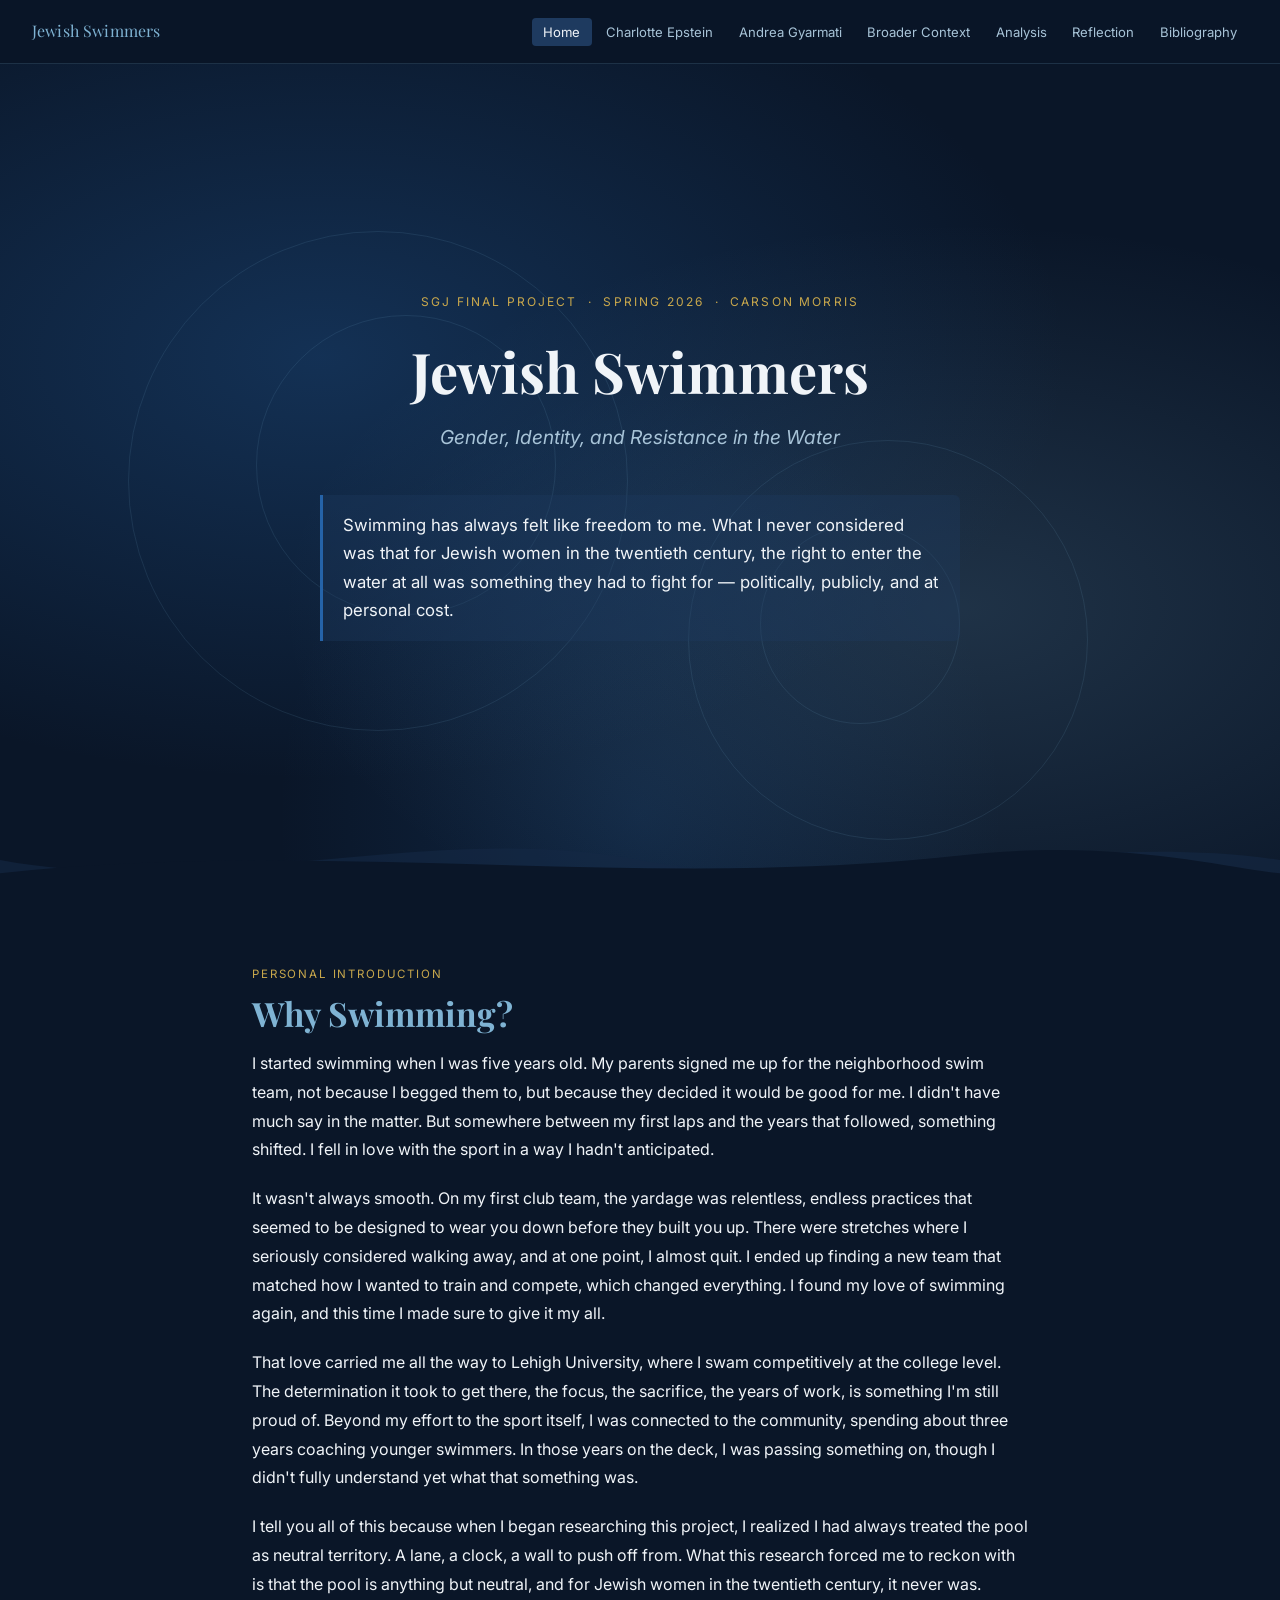
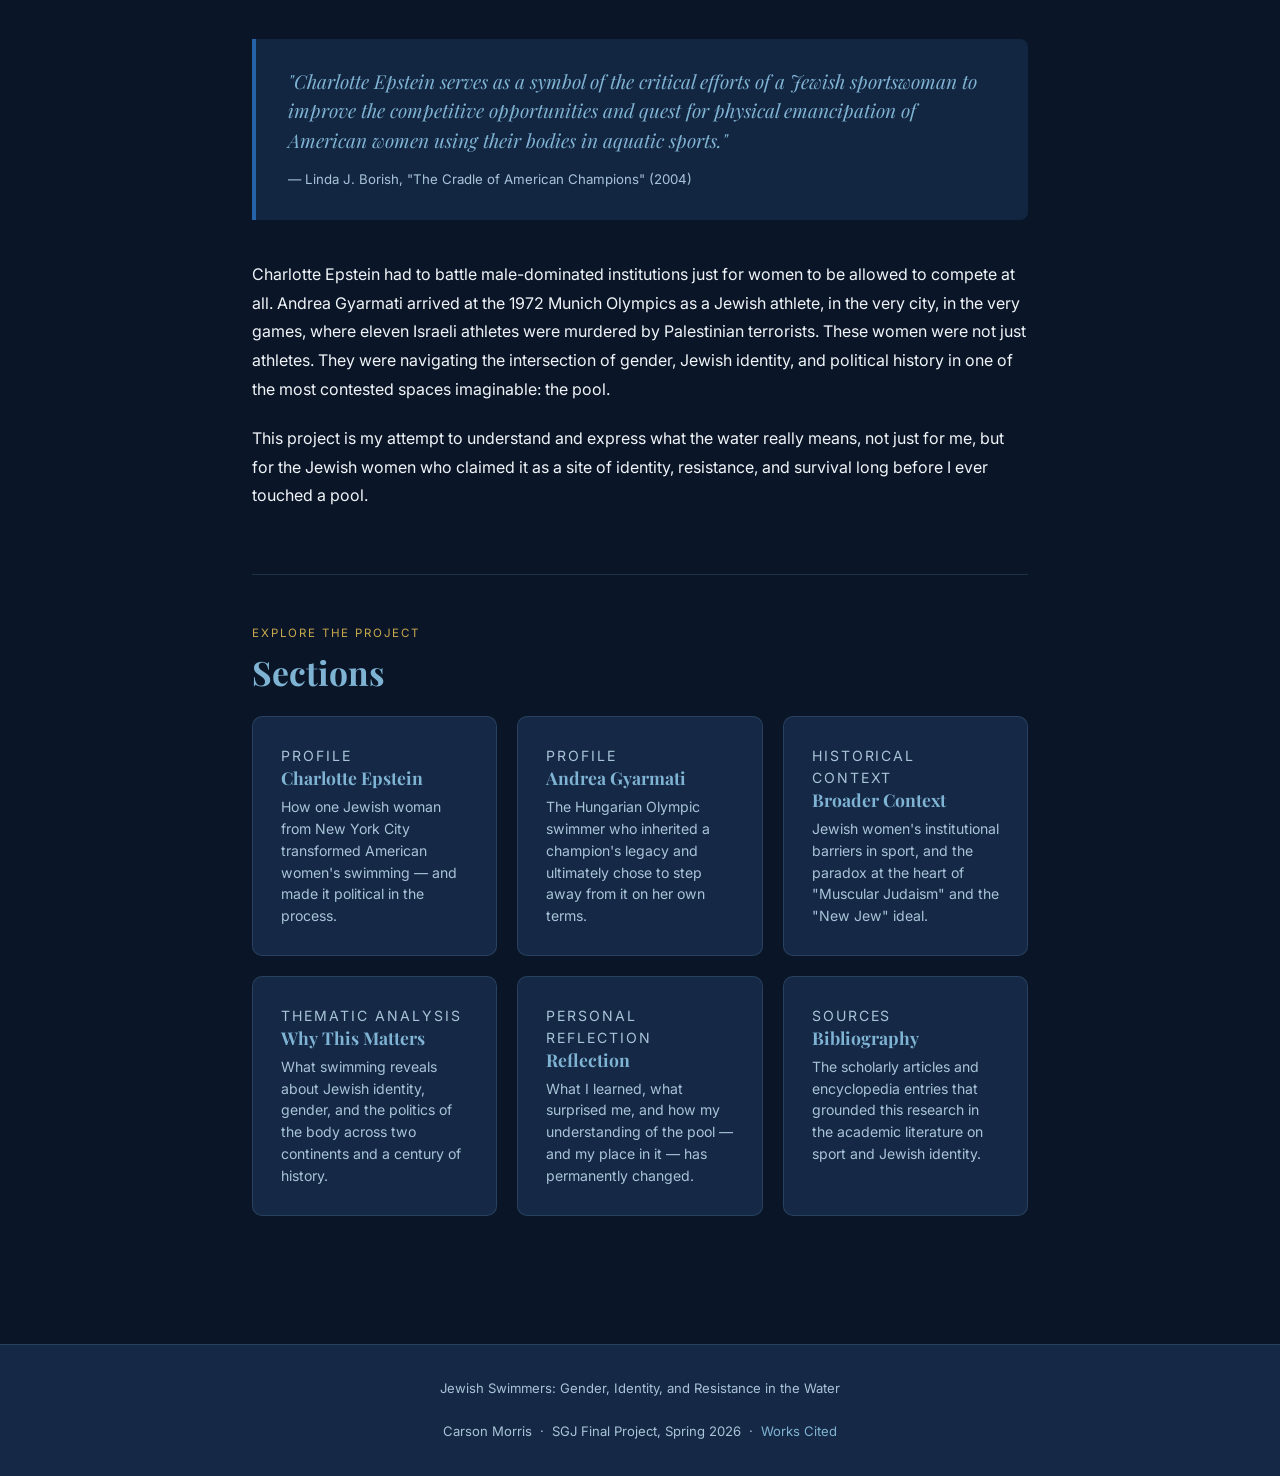
<file: index.html>
<!DOCTYPE html>
<html lang="en">
<head>
  <meta charset="UTF-8">
  <meta name="viewport" content="width=device-width, initial-scale=1.0">
  <title>Jewish Swimmers: Gender, Identity, and Resistance in the Water</title>
  <link rel="preconnect" href="https://fonts.googleapis.com">
  <link rel="preconnect" href="https://fonts.gstatic.com" crossorigin>
  <link href="https://fonts.googleapis.com/css2?family=Playfair+Display:ital,wght@0,400;0,700;1,400&family=Inter:wght@400;500;600&display=swap" rel="stylesheet">
  <link rel="stylesheet" href="styles.css">
</head>
<body>

  <nav class="nav">
    <a href="index.html" class="nav-brand">Jewish Swimmers</a>
    <button class="nav-toggle" aria-label="Toggle navigation" aria-expanded="false">☰</button>
    <ul class="nav-links">
      <li><a href="index.html" class="active">Home</a></li>
      <li><a href="epstein.html">Charlotte Epstein</a></li>
      <li><a href="gyarmati.html">Andrea Gyarmati</a></li>
      <li><a href="context.html">Broader Context</a></li>
      <li><a href="analysis.html">Analysis</a></li>
      <li><a href="reflection.html">Reflection</a></li>
      <li><a href="bibliography.html">Bibliography</a></li>
    </ul>
  </nav>

  <!-- Hero -->
  <section class="hero">
    <div class="hero-bg"></div>
    <div class="hero-ripples">
      <span class="ripple"></span>
      <span class="ripple"></span>
      <span class="ripple"></span>
      <span class="ripple"></span>
    </div>
    <div class="hero-content">
      <p class="hero-eyebrow">SGJ Final Project &nbsp;·&nbsp; Spring 2026 &nbsp;·&nbsp; Carson Morris</p>
      <h1>Jewish Swimmers</h1>
      <p class="hero-subtitle">Gender, Identity, and Resistance in the Water</p>
      <p class="hero-hook">
        Swimming has always felt like freedom to me. What I never considered was that for Jewish women in the twentieth century, the right to enter the water at all was something they had to fight for &mdash; politically, publicly, and at personal cost.
      </p>
    </div>
    <div class="hero-wave">
      <svg viewBox="0 0 1440 90" xmlns="http://www.w3.org/2000/svg" preserveAspectRatio="none">
        <path d="M0,45 C240,90 480,0 720,45 C960,90 1200,10 1440,45 L1440,90 L0,90 Z" fill="rgba(21,40,69,0.6)"/>
        <path d="M0,60 C360,20 720,80 1080,40 C1260,20 1380,55 1440,60 L1440,90 L0,90 Z" fill="#0a1628"/>
      </svg>
    </div>
  </section>

  <main class="content">

    <!-- Why Swimming -->
    <section class="section fade-in">
      <p class="section-label">Personal Introduction</p>
      <h2>Why Swimming?</h2>

      <p>I started swimming when I was five years old. My parents signed me up for the neighborhood swim team, not because I begged them to, but because they decided it would be good for me. I didn't have much say in the matter. But somewhere between my first laps and the years that followed, something shifted. I fell in love with the sport in a way I hadn't anticipated.</p>

      <p>It wasn't always smooth. On my first club team, the yardage was relentless, endless practices that seemed to be designed to wear you down before they built you up. There were stretches where I seriously considered walking away, and at one point, I almost quit. I ended up finding a new team that matched how I wanted to train and compete, which changed everything. I found my love of swimming again, and this time I made sure to give it my all.</p>

      <p>That love carried me all the way to Lehigh University, where I swam competitively at the college level. The determination it took to get there, the focus, the sacrifice, the years of work, is something I'm still proud of. Beyond my effort to the sport itself, I was connected to the community, spending about three years coaching younger swimmers. In those years on the deck, I was passing something on, though I didn't fully understand yet what that something was.</p>

      <p>I tell you all of this because when I began researching this project, I realized I had always treated the pool as neutral territory. A lane, a clock, a wall to push off from. What this research forced me to reckon with is that the pool is anything but neutral, and for Jewish women in the twentieth century, it never was.</p>

      <div class="pull-quote fade-in">
        <blockquote>"Charlotte Epstein serves as a symbol of the critical efforts of a Jewish sportswoman to improve the competitive opportunities and quest for physical emancipation of American women using their bodies in aquatic sports."</blockquote>
        <cite>&mdash; Linda J. Borish, "The Cradle of American Champions" (2004)</cite>
      </div>

      <p>Charlotte Epstein had to battle male-dominated institutions just for women to be allowed to compete at all. Andrea Gyarmati arrived at the 1972 Munich Olympics as a Jewish athlete, in the very city, in the very games, where eleven Israeli athletes were murdered by Palestinian terrorists. These women were not just athletes. They were navigating the intersection of gender, Jewish identity, and political history in one of the most contested spaces imaginable: the pool.</p>

      <p>This project is my attempt to understand and express what the water really means, not just for me, but for the Jewish women who claimed it as a site of identity, resistance, and survival long before I ever touched a pool.</p>
    </section>

    <hr class="divider">

    <!-- Navigation Cards -->
    <section class="section fade-in">
      <p class="section-label">Explore the Project</p>
      <h2>Sections</h2>

      <div class="page-cards">
        <a href="epstein.html" class="page-card">
          <p class="page-card-label">Profile</p>
          <h3>Charlotte Epstein</h3>
          <p>How one Jewish woman from New York City transformed American women's swimming &mdash; and made it political in the process.</p>
        </a>
        <a href="gyarmati.html" class="page-card">
          <p class="page-card-label">Profile</p>
          <h3>Andrea Gyarmati</h3>
          <p>The Hungarian Olympic swimmer who inherited a champion's legacy and ultimately chose to step away from it on her own terms.</p>
        </a>
        <a href="context.html" class="page-card">
          <p class="page-card-label">Historical Context</p>
          <h3>Broader Context</h3>
          <p>Jewish women's institutional barriers in sport, and the paradox at the heart of "Muscular Judaism" and the "New Jew" ideal.</p>
        </a>
        <a href="analysis.html" class="page-card">
          <p class="page-card-label">Thematic Analysis</p>
          <h3>Why This Matters</h3>
          <p>What swimming reveals about Jewish identity, gender, and the politics of the body across two continents and a century of history.</p>
        </a>
        <a href="reflection.html" class="page-card">
          <p class="page-card-label">Personal Reflection</p>
          <h3>Reflection</h3>
          <p>What I learned, what surprised me, and how my understanding of the pool &mdash; and my place in it &mdash; has permanently changed.</p>
        </a>
        <a href="bibliography.html" class="page-card">
          <p class="page-card-label">Sources</p>
          <h3>Bibliography</h3>
          <p>The scholarly articles and encyclopedia entries that grounded this research in the academic literature on sport and Jewish identity.</p>
        </a>
      </div>
    </section>

  </main>

  <footer>
    <p>Jewish Swimmers: Gender, Identity, and Resistance in the Water</p>
    <p>Carson Morris &nbsp;·&nbsp; SGJ Final Project, Spring 2026 &nbsp;·&nbsp; <a href="bibliography.html">Works Cited</a></p>
  </footer>

  <script src="script.js"></script>
</body>
</html>
</file>
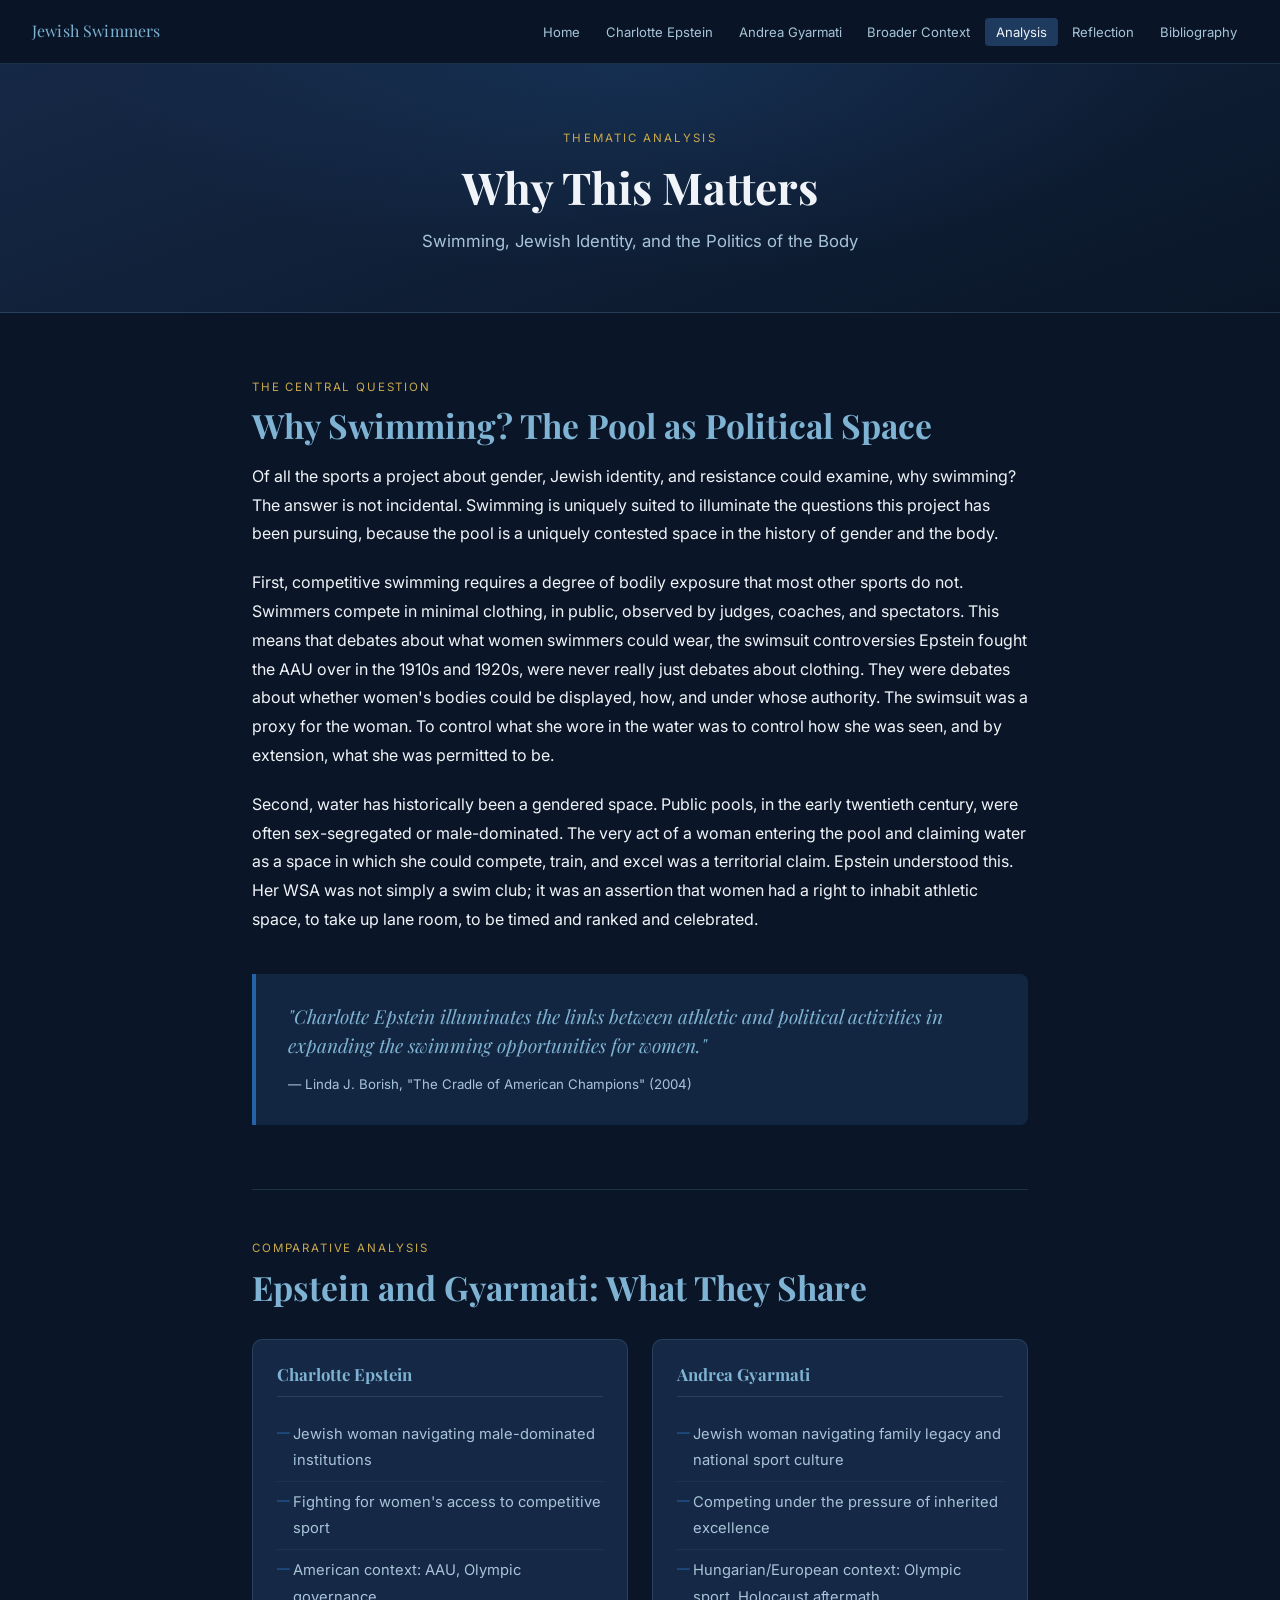
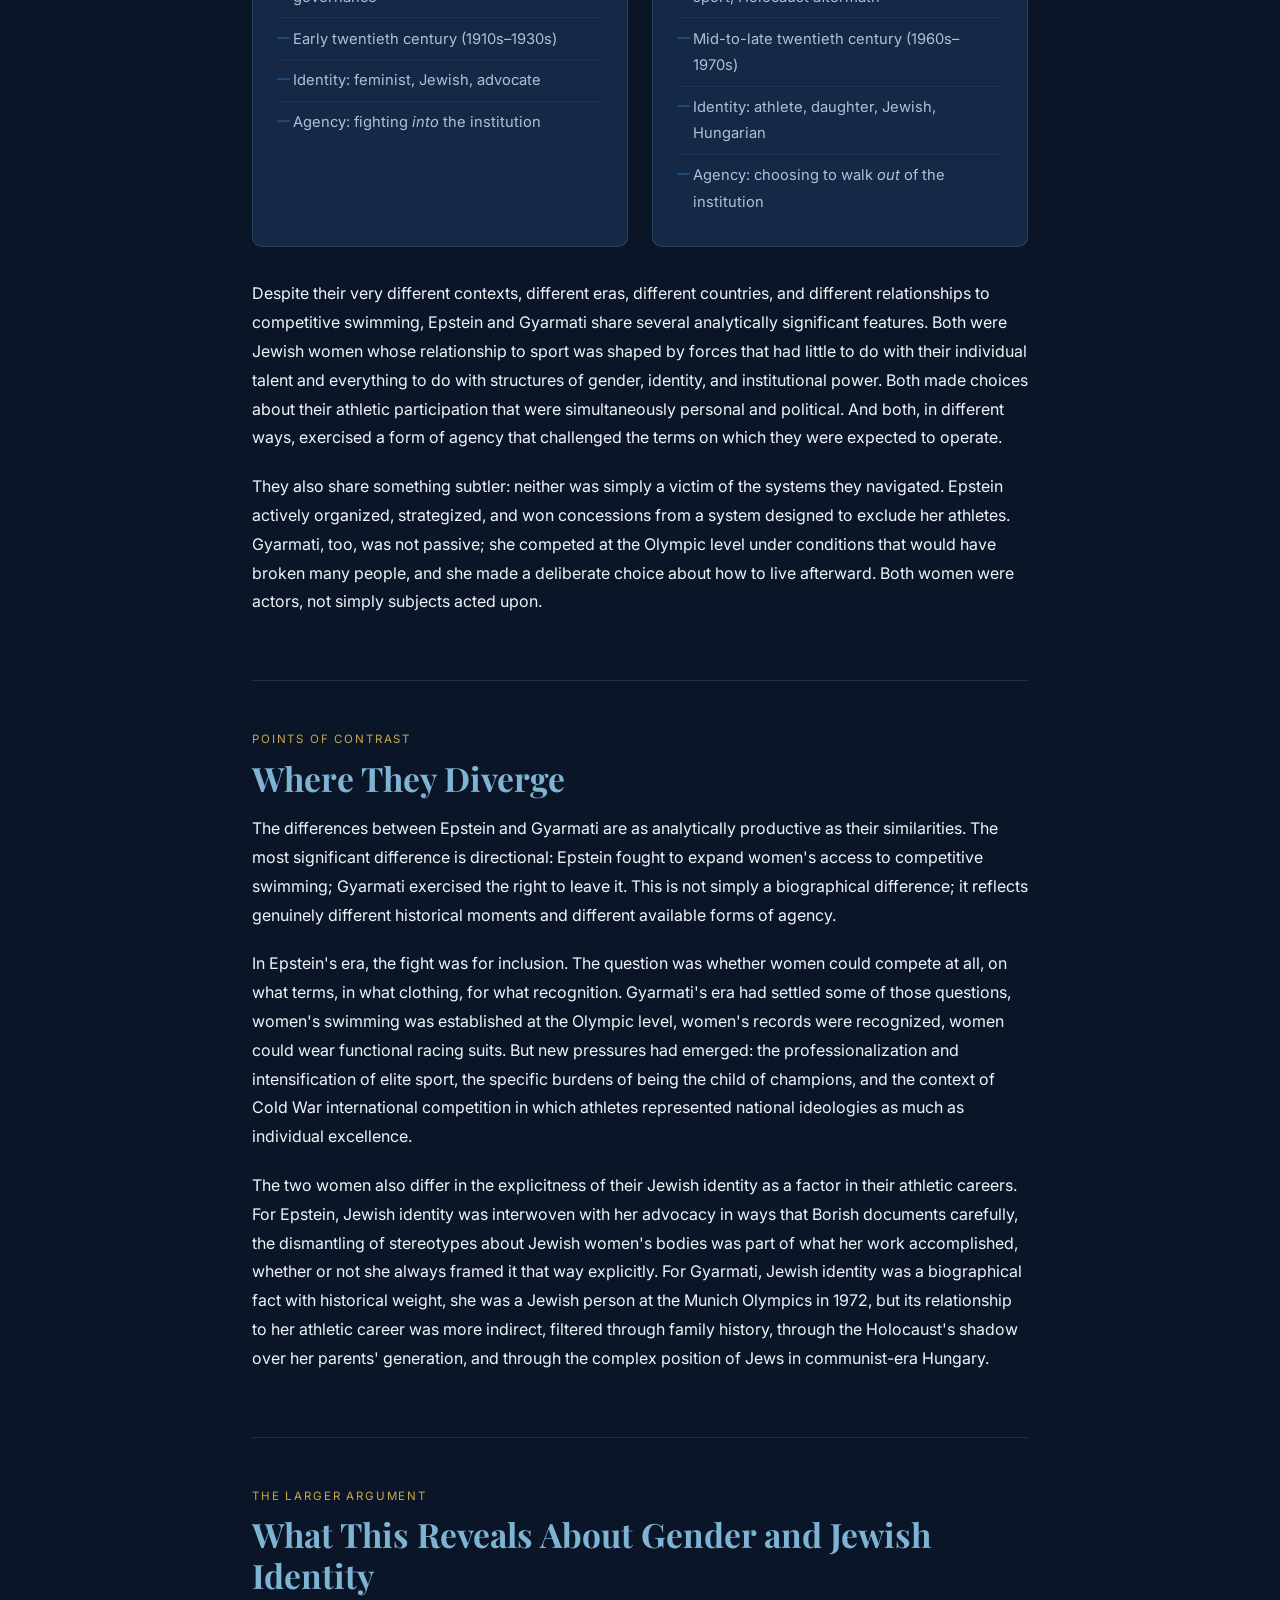
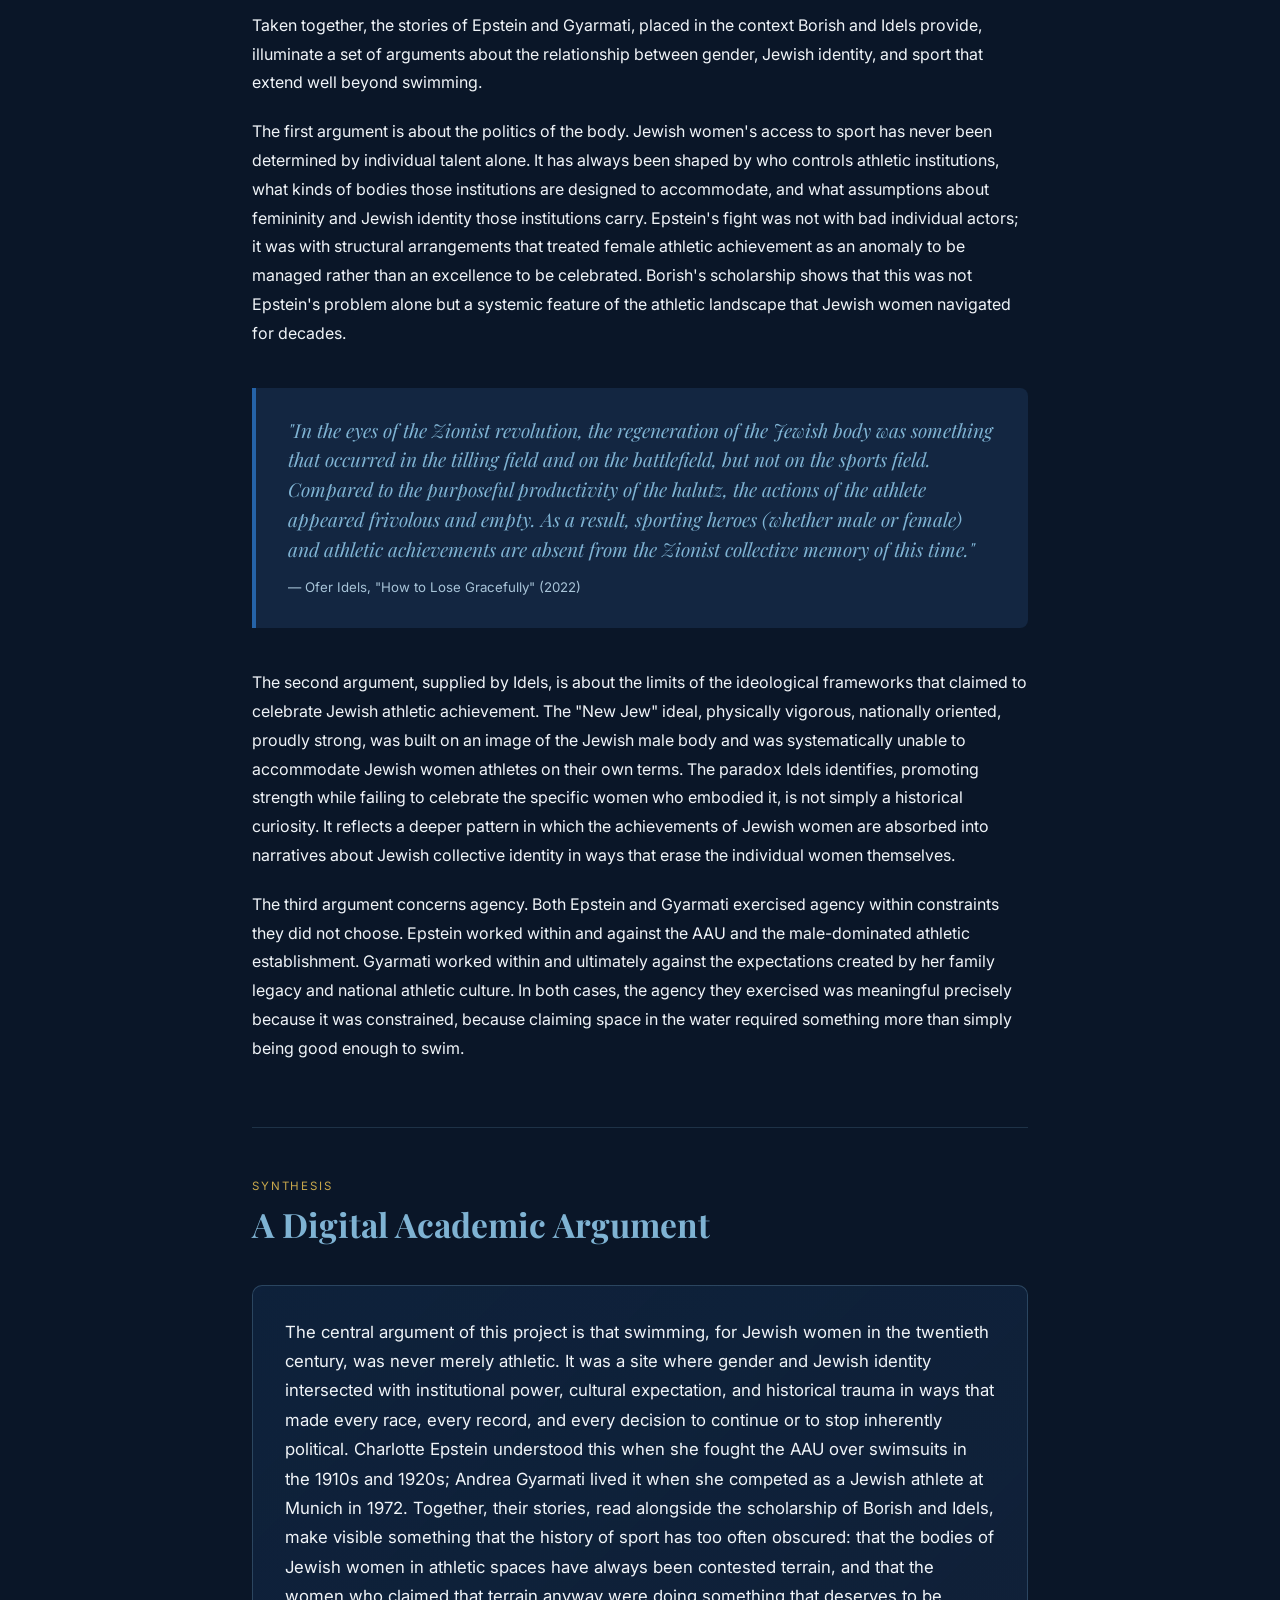
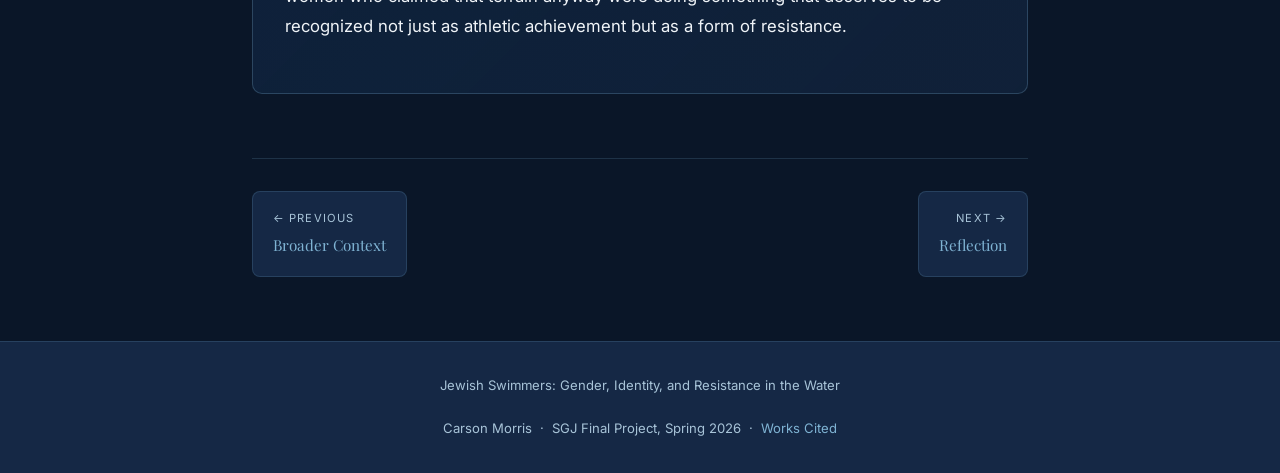
<file: analysis.html>
<!DOCTYPE html>
<html lang="en">
<head>
  <meta charset="UTF-8">
  <meta name="viewport" content="width=device-width, initial-scale=1.0">
  <title>Analysis — Jewish Swimmers</title>
  <link rel="preconnect" href="https://fonts.googleapis.com">
  <link rel="preconnect" href="https://fonts.gstatic.com" crossorigin>
  <link href="https://fonts.googleapis.com/css2?family=Playfair+Display:ital,wght@0,400;0,700;1,400&family=Inter:wght@400;500;600&display=swap" rel="stylesheet">
  <link rel="stylesheet" href="styles.css">
</head>
<body>

  <nav class="nav">
    <a href="index.html" class="nav-brand">Jewish Swimmers</a>
    <button class="nav-toggle" aria-label="Toggle navigation" aria-expanded="false">☰</button>
    <ul class="nav-links">
      <li><a href="index.html">Home</a></li>
      <li><a href="epstein.html">Charlotte Epstein</a></li>
      <li><a href="gyarmati.html">Andrea Gyarmati</a></li>
      <li><a href="context.html">Broader Context</a></li>
      <li><a href="analysis.html" class="active">Analysis</a></li>
      <li><a href="reflection.html">Reflection</a></li>
      <li><a href="bibliography.html">Bibliography</a></li>
    </ul>
  </nav>

  <header class="page-header">
    <p class="eyebrow">Thematic Analysis</p>
    <h1>Why This Matters</h1>
    <p class="subtitle">Swimming, Jewish Identity, and the Politics of the Body</p>
  </header>

  <main class="content">

    <!-- Why Swimming? -->
    <section class="section fade-in">
      <p class="section-label">The Central Question</p>
      <h2>Why Swimming? The Pool as Political Space</h2>

      <p>Of all the sports a project about gender, Jewish identity, and resistance could examine, why swimming? The answer is not incidental. Swimming is uniquely suited to illuminate the questions this project has been pursuing, because the pool is a uniquely contested space in the history of gender and the body.</p>

      <p>First, competitive swimming requires a degree of bodily exposure that most other sports do not. Swimmers compete in minimal clothing, in public, observed by judges, coaches, and spectators. This means that debates about what women swimmers could wear, the swimsuit controversies Epstein fought the AAU over in the 1910s and 1920s, were never really just debates about clothing. They were debates about whether women's bodies could be displayed, how, and under whose authority. The swimsuit was a proxy for the woman. To control what she wore in the water was to control how she was seen, and by extension, what she was permitted to be.</p>

      <p>Second, water has historically been a gendered space. Public pools, in the early twentieth century, were often sex-segregated or male-dominated. The very act of a woman entering the pool and claiming water as a space in which she could compete, train, and excel was a territorial claim. Epstein understood this. Her WSA was not simply a swim club; it was an assertion that women had a right to inhabit athletic space, to take up lane room, to be timed and ranked and celebrated.</p>

      <div class="pull-quote fade-in">
        <blockquote>"Charlotte Epstein illuminates the links between athletic and political activities in expanding the swimming opportunities for women."</blockquote>
        <cite>&mdash; Linda J. Borish, "The Cradle of American Champions" (2004)</cite>
      </div>
    </section>

    <hr class="divider">

    <!-- Similarities -->
    <section class="section fade-in">
      <p class="section-label">Comparative Analysis</p>
      <h2>Epstein and Gyarmati: What They Share</h2>

      <div class="compare-grid">
        <div class="compare-card">
          <h4>Charlotte Epstein</h4>
          <ul>
            <li>Jewish woman navigating male-dominated institutions</li>
            <li>Fighting for women's access to competitive sport</li>
            <li>American context: AAU, Olympic governance</li>
            <li>Early twentieth century (1910s&ndash;1930s)</li>
            <li>Identity: feminist, Jewish, advocate</li>
            <li>Agency: fighting <em>into</em> the institution</li>
          </ul>
        </div>
        <div class="compare-card">
          <h4>Andrea Gyarmati</h4>
          <ul>
            <li>Jewish woman navigating family legacy and national sport culture</li>
            <li>Competing under the pressure of inherited excellence</li>
            <li>Hungarian/European context: Olympic sport, Holocaust aftermath</li>
            <li>Mid-to-late twentieth century (1960s&ndash;1970s)</li>
            <li>Identity: athlete, daughter, Jewish, Hungarian</li>
            <li>Agency: choosing to walk <em>out</em> of the institution</li>
          </ul>
        </div>
      </div>

      <p>Despite their very different contexts, different eras, different countries, and different relationships to competitive swimming, Epstein and Gyarmati share several analytically significant features. Both were Jewish women whose relationship to sport was shaped by forces that had little to do with their individual talent and everything to do with structures of gender, identity, and institutional power. Both made choices about their athletic participation that were simultaneously personal and political. And both, in different ways, exercised a form of agency that challenged the terms on which they were expected to operate.</p>

      <p>They also share something subtler: neither was simply a victim of the systems they navigated. Epstein actively organized, strategized, and won concessions from a system designed to exclude her athletes. Gyarmati, too, was not passive; she competed at the Olympic level under conditions that would have broken many people, and she made a deliberate choice about how to live afterward. Both women were actors, not simply subjects acted upon.</p>
    </section>

    <hr class="divider">

    <!-- Differences -->
    <section class="section fade-in">
      <p class="section-label">Points of Contrast</p>
      <h2>Where They Diverge</h2>

      <p>The differences between Epstein and Gyarmati are as analytically productive as their similarities. The most significant difference is directional: Epstein fought to expand women's access to competitive swimming; Gyarmati exercised the right to leave it. This is not simply a biographical difference; it reflects genuinely different historical moments and different available forms of agency.</p>

      <p>In Epstein's era, the fight was for inclusion. The question was whether women could compete at all, on what terms, in what clothing, for what recognition. Gyarmati's era had settled some of those questions, women's swimming was established at the Olympic level, women's records were recognized, women could wear functional racing suits. But new pressures had emerged: the professionalization and intensification of elite sport, the specific burdens of being the child of champions, and the context of Cold War international competition in which athletes represented national ideologies as much as individual excellence.</p>

      <p>The two women also differ in the explicitness of their Jewish identity as a factor in their athletic careers. For Epstein, Jewish identity was interwoven with her advocacy in ways that Borish documents carefully, the dismantling of stereotypes about Jewish women's bodies was part of what her work accomplished, whether or not she always framed it that way explicitly. For Gyarmati, Jewish identity was a biographical fact with historical weight, she was a Jewish person at the Munich Olympics in 1972, but its relationship to her athletic career was more indirect, filtered through family history, through the Holocaust's shadow over her parents' generation, and through the complex position of Jews in communist-era Hungary.</p>
    </section>

    <hr class="divider">

    <!-- Why It Matters -->
    <section class="section fade-in">
      <p class="section-label">The Larger Argument</p>
      <h2>What This Reveals About Gender and Jewish Identity</h2>

      <p>Taken together, the stories of Epstein and Gyarmati, placed in the context Borish and Idels provide, illuminate a set of arguments about the relationship between gender, Jewish identity, and sport that extend well beyond swimming.</p>

      <p>The first argument is about the politics of the body. Jewish women's access to sport has never been determined by individual talent alone. It has always been shaped by who controls athletic institutions, what kinds of bodies those institutions are designed to accommodate, and what assumptions about femininity and Jewish identity those institutions carry. Epstein's fight was not with bad individual actors; it was with structural arrangements that treated female athletic achievement as an anomaly to be managed rather than an excellence to be celebrated. Borish's scholarship shows that this was not Epstein's problem alone but a systemic feature of the athletic landscape that Jewish women navigated for decades.</p>

      <div class="pull-quote fade-in">
        <blockquote>"In the eyes of the Zionist revolution, the regeneration of the Jewish body was something that occurred in the tilling field and on the battlefield, but not on the sports field. Compared to the purposeful productivity of the halutz, the actions of the athlete appeared frivolous and empty. As a result, sporting heroes (whether male or female) and athletic achievements are absent from the Zionist collective memory of this time."</blockquote>
        <cite>&mdash; Ofer Idels, "How to Lose Gracefully" (2022)</cite>
      </div>

      <p>The second argument, supplied by Idels, is about the limits of the ideological frameworks that claimed to celebrate Jewish athletic achievement. The "New Jew" ideal, physically vigorous, nationally oriented, proudly strong, was built on an image of the Jewish male body and was systematically unable to accommodate Jewish women athletes on their own terms. The paradox Idels identifies, promoting strength while failing to celebrate the specific women who embodied it, is not simply a historical curiosity. It reflects a deeper pattern in which the achievements of Jewish women are absorbed into narratives about Jewish collective identity in ways that erase the individual women themselves.</p>

      <p>The third argument concerns agency. Both Epstein and Gyarmati exercised agency within constraints they did not choose. Epstein worked within and against the AAU and the male-dominated athletic establishment. Gyarmati worked within and ultimately against the expectations created by her family legacy and national athletic culture. In both cases, the agency they exercised was meaningful precisely because it was constrained, because claiming space in the water required something more than simply being good enough to swim.</p>
    </section>

    <hr class="divider">

    <!-- Synthesis -->
    <section class="section fade-in">
      <p class="section-label">Synthesis</p>
      <h2>A Digital Academic Argument</h2>

      <div class="thesis">
        <p>The central argument of this project is that swimming, for Jewish women in the twentieth century, was never merely athletic. It was a site where gender and Jewish identity intersected with institutional power, cultural expectation, and historical trauma in ways that made every race, every record, and every decision to continue or to stop inherently political. Charlotte Epstein understood this when she fought the AAU over swimsuits in the 1910s and 1920s; Andrea Gyarmati lived it when she competed as a Jewish athlete at Munich in 1972. Together, their stories, read alongside the scholarship of Borish and Idels, make visible something that the history of sport has too often obscured: that the bodies of Jewish women in athletic spaces have always been contested terrain, and that the women who claimed that terrain anyway were doing something that deserves to be recognized not just as athletic achievement but as a form of resistance.</p>
      </div>
    </section>

    <!-- Page Navigation -->
    <div class="page-nav fade-in">
      <a href="context.html">
        <span class="nav-direction">&larr; Previous</span>
        <span class="nav-title">Broader Context</span>
      </a>
      <a href="reflection.html" class="next">
        <span class="nav-direction">Next &rarr;</span>
        <span class="nav-title">Reflection</span>
      </a>
    </div>

  </main>

  <footer>
    <p>Jewish Swimmers: Gender, Identity, and Resistance in the Water</p>
    <p>Carson Morris &nbsp;·&nbsp; SGJ Final Project, Spring 2026 &nbsp;·&nbsp; <a href="bibliography.html">Works Cited</a></p>
  </footer>

  <script src="script.js"></script>
</body>
</html>
</file>
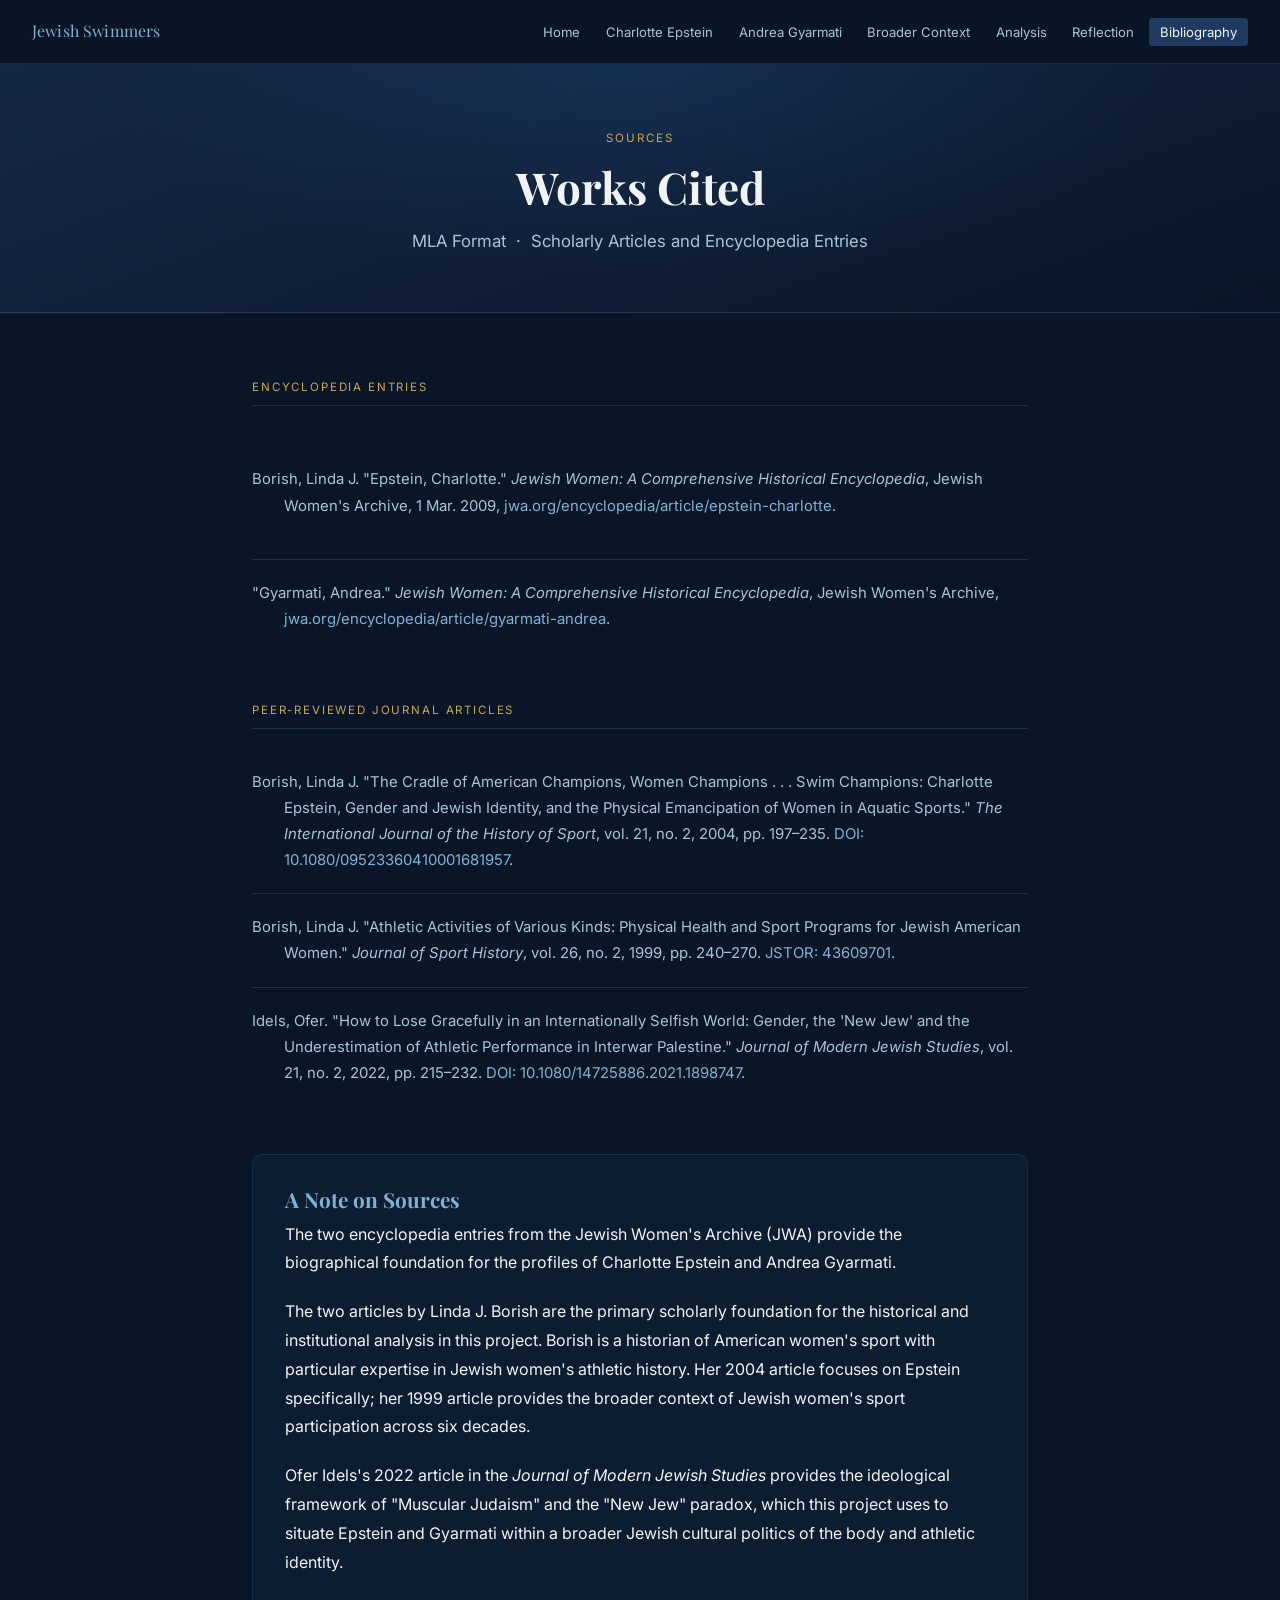
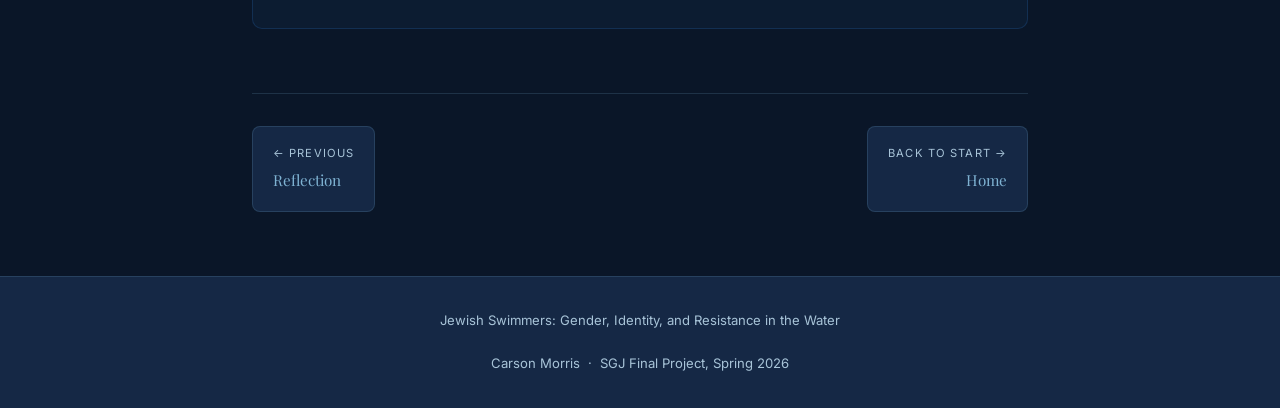
<file: bibliography.html>
<!DOCTYPE html>
<html lang="en">
<head>
  <meta charset="UTF-8">
  <meta name="viewport" content="width=device-width, initial-scale=1.0">
  <title>Bibliography — Jewish Swimmers</title>
  <link rel="preconnect" href="https://fonts.googleapis.com">
  <link rel="preconnect" href="https://fonts.gstatic.com" crossorigin>
  <link href="https://fonts.googleapis.com/css2?family=Playfair+Display:ital,wght@0,400;0,700;1,400&family=Inter:wght@400;500;600&display=swap" rel="stylesheet">
  <link rel="stylesheet" href="styles.css">
</head>
<body>

  <nav class="nav">
    <a href="index.html" class="nav-brand">Jewish Swimmers</a>
    <button class="nav-toggle" aria-label="Toggle navigation" aria-expanded="false">☰</button>
    <ul class="nav-links">
      <li><a href="index.html">Home</a></li>
      <li><a href="epstein.html">Charlotte Epstein</a></li>
      <li><a href="gyarmati.html">Andrea Gyarmati</a></li>
      <li><a href="context.html">Broader Context</a></li>
      <li><a href="analysis.html">Analysis</a></li>
      <li><a href="reflection.html">Reflection</a></li>
      <li><a href="bibliography.html" class="active">Bibliography</a></li>
    </ul>
  </nav>

  <header class="page-header">
    <p class="eyebrow">Sources</p>
    <h1>Works Cited</h1>
    <p class="subtitle">MLA Format &nbsp;&middot;&nbsp; Scholarly Articles and Encyclopedia Entries</p>
  </header>

  <main class="content">

    <!-- Encyclopedia Entries -->
    <section class="section fade-in">
      <div class="bib-section">
        <p class="bib-section-title">Encyclopedia Entries</p>

        <div class="bib-entry">
          <div class="bib-entry">
            <p>Borish, Linda J. "Epstein, Charlotte." <em>Jewish Women: A Comprehensive Historical Encyclopedia</em>, Jewish Women's Archive, 1 Mar. 2009, <a href="https://jwa.org/encyclopedia/article/epstein-charlotte" target="_blank">jwa.org/encyclopedia/article/epstein-charlotte</a>.</p>
          </div>
        </div>

        <div class="bib-entry">
          <p>"Gyarmati, Andrea." <em>Jewish Women: A Comprehensive Historical Encyclopedia</em>, Jewish Women's Archive, <a href="https://jwa.org/encyclopedia/article/gyarmati-andrea" target="_blank">jwa.org/encyclopedia/article/gyarmati-andrea</a>.</p>
        </div>
      </div>

      <!-- Peer-Reviewed Articles -->
      <div class="bib-section">
        <p class="bib-section-title">Peer-Reviewed Journal Articles</p>

        <div class="bib-entry">
          <p>Borish, Linda J. "The Cradle of American Champions, Women Champions . . . Swim Champions: Charlotte Epstein, Gender and Jewish Identity, and the Physical Emancipation of Women in Aquatic Sports." <em>The International Journal of the History of Sport</em>, vol. 21, no. 2, 2004, pp. 197&ndash;235. <a href="https://doi.org/10.1080/09523360410001681957" target="_blank">DOI: 10.1080/09523360410001681957</a>.</p>
        </div>

        <div class="bib-entry">
          <p>Borish, Linda J. "Athletic Activities of Various Kinds: Physical Health and Sport Programs for Jewish American Women." <em>Journal of Sport History</em>, vol. 26, no. 2, 1999, pp. 240&ndash;270. <a href="http://www.jstor.org/stable/43609701" target="_blank">JSTOR: 43609701</a>.</p>
        </div>

        <div class="bib-entry">
          <p>Idels, Ofer. "How to Lose Gracefully in an Internationally Selfish World: Gender, the 'New Jew' and the Underestimation of Athletic Performance in Interwar Palestine." <em>Journal of Modern Jewish Studies</em>, vol. 21, no. 2, 2022, pp. 215&ndash;232. <a href="https://doi.org/10.1080/14725886.2021.1898747" target="_blank">DOI: 10.1080/14725886.2021.1898747</a>.</p>
        </div>
      </div>

      <!-- Source Notes -->
      <div class="analysis-box fade-in">
        <h3>A Note on Sources</h3>
        <p>The two encyclopedia entries from the Jewish Women's Archive (JWA) provide the biographical foundation for the profiles of Charlotte Epstein and Andrea Gyarmati.</p>
        <p>The two articles by Linda J. Borish are the primary scholarly foundation for the historical and institutional analysis in this project. Borish is a historian of American women's sport with particular expertise in Jewish women's athletic history. Her 2004 article focuses on Epstein specifically; her 1999 article provides the broader context of Jewish women's sport participation across six decades.</p>
        <p>Ofer Idels's 2022 article in the <em>Journal of Modern Jewish Studies</em> provides the ideological framework of "Muscular Judaism" and the "New Jew" paradox, which this project uses to situate Epstein and Gyarmati within a broader Jewish cultural politics of the body and athletic identity.</p>
      </div>
    </section>

    <!-- Page Navigation -->
    <div class="page-nav fade-in">
      <a href="reflection.html">
        <span class="nav-direction">&larr; Previous</span>
        <span class="nav-title">Reflection</span>
      </a>
      <a href="index.html" class="next">
        <span class="nav-direction">Back to Start &rarr;</span>
        <span class="nav-title">Home</span>
      </a>
    </div>

  </main>

  <footer>
    <p>Jewish Swimmers: Gender, Identity, and Resistance in the Water</p>
    <p>Carson Morris &nbsp;·&nbsp; SGJ Final Project, Spring 2026</p>
  </footer>

  <script src="script.js"></script>
</body>
</html>
</file>
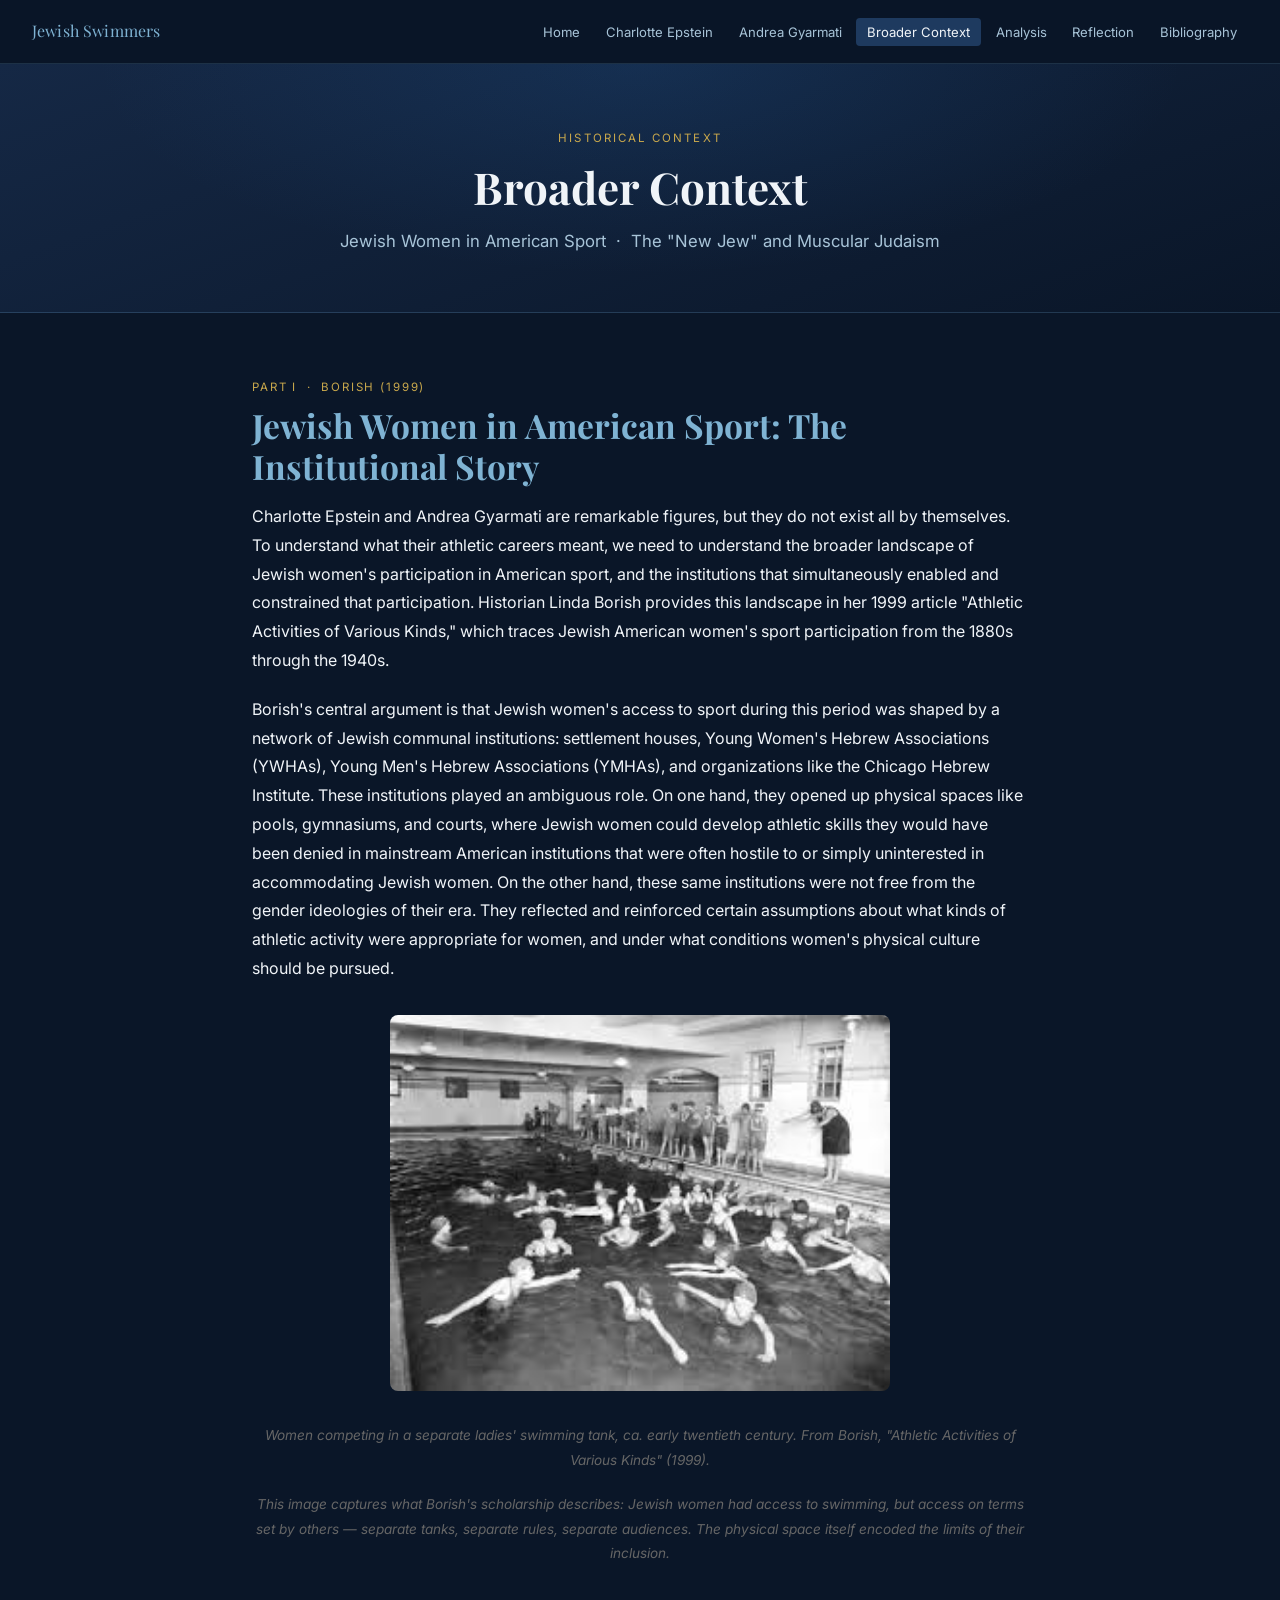
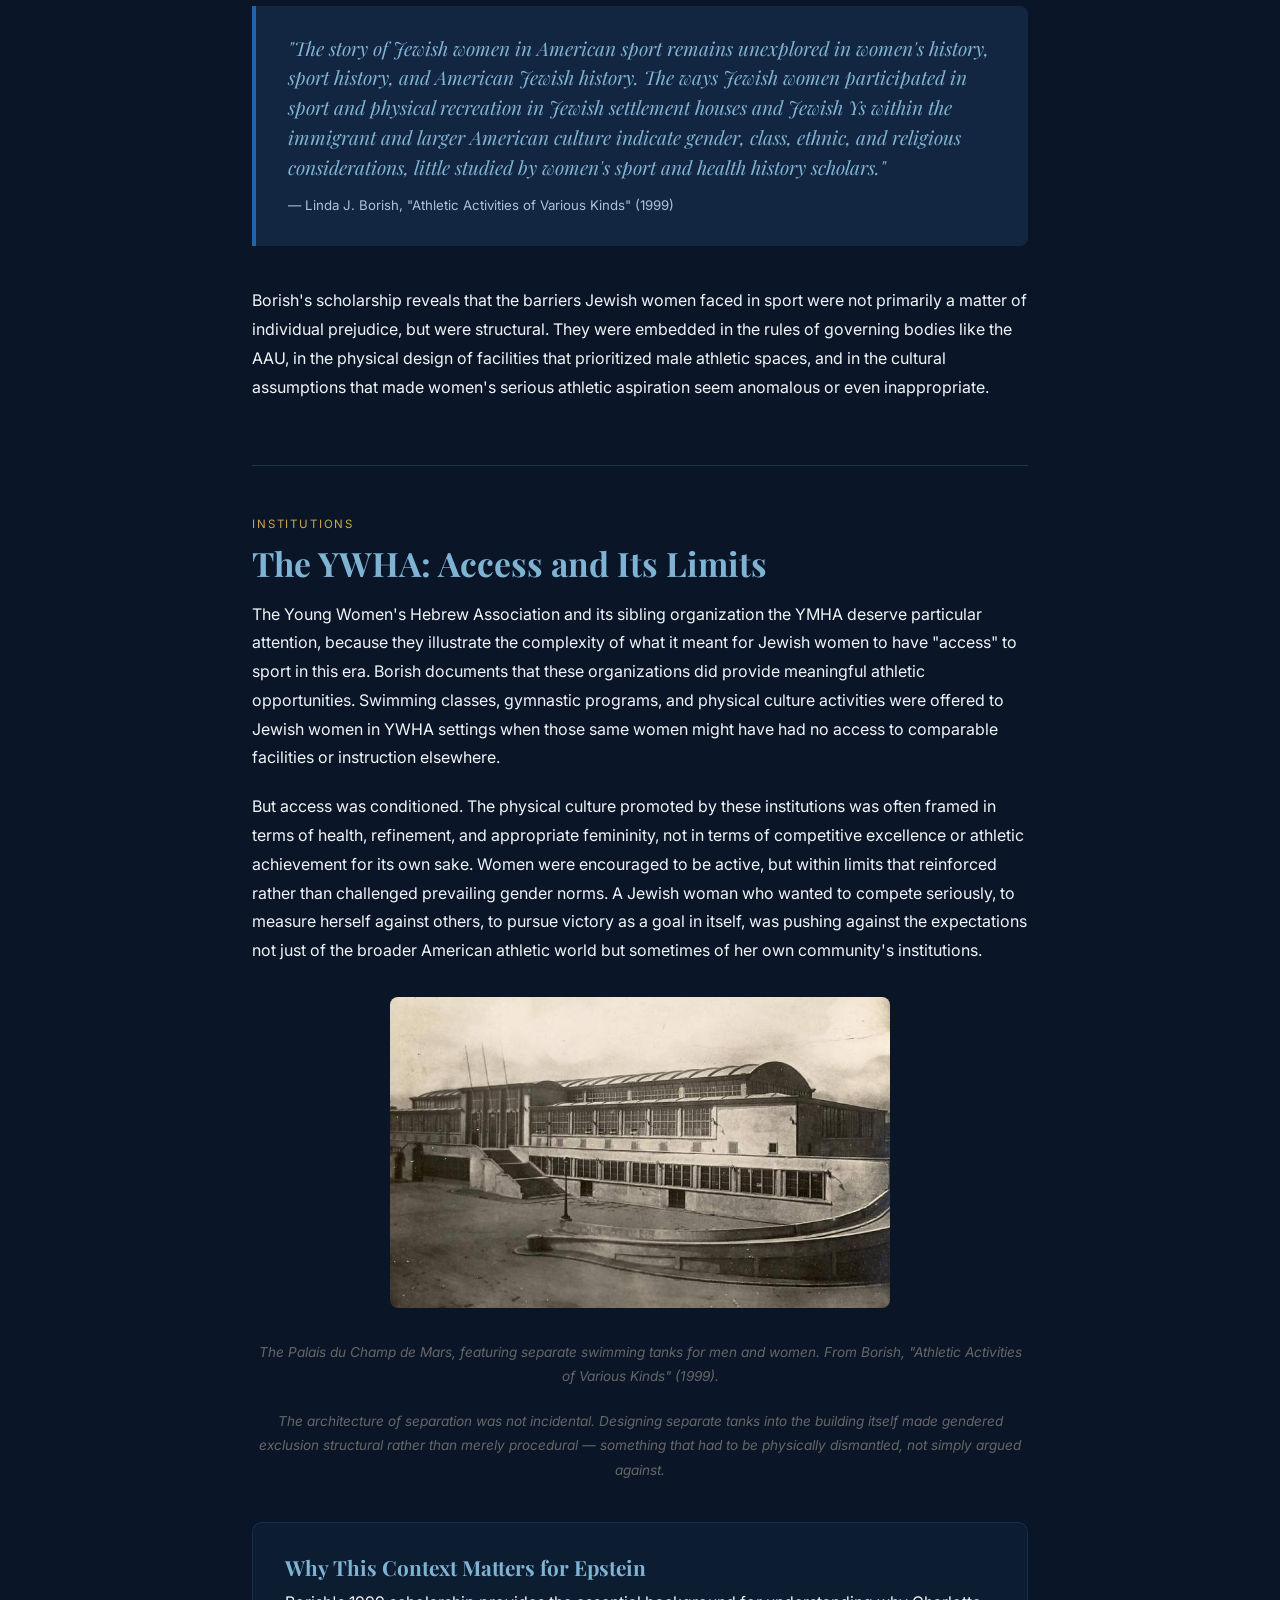
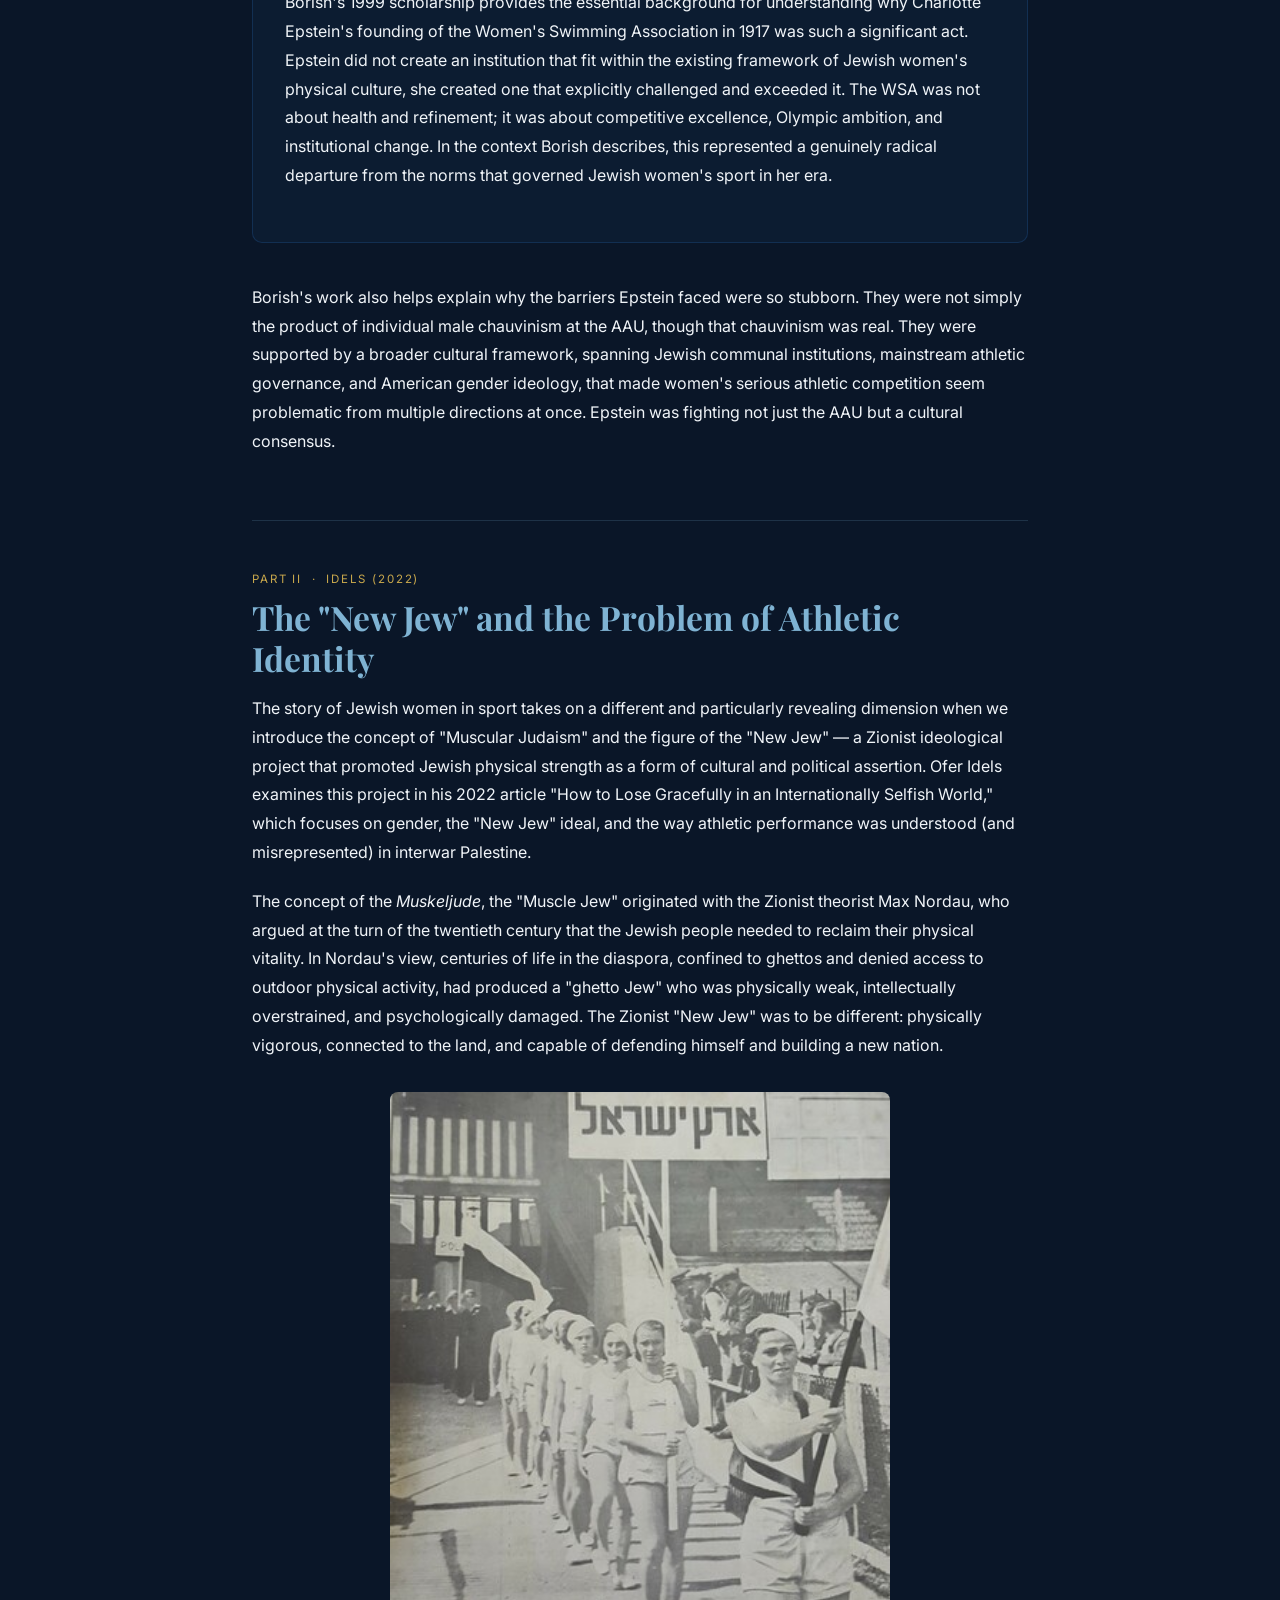
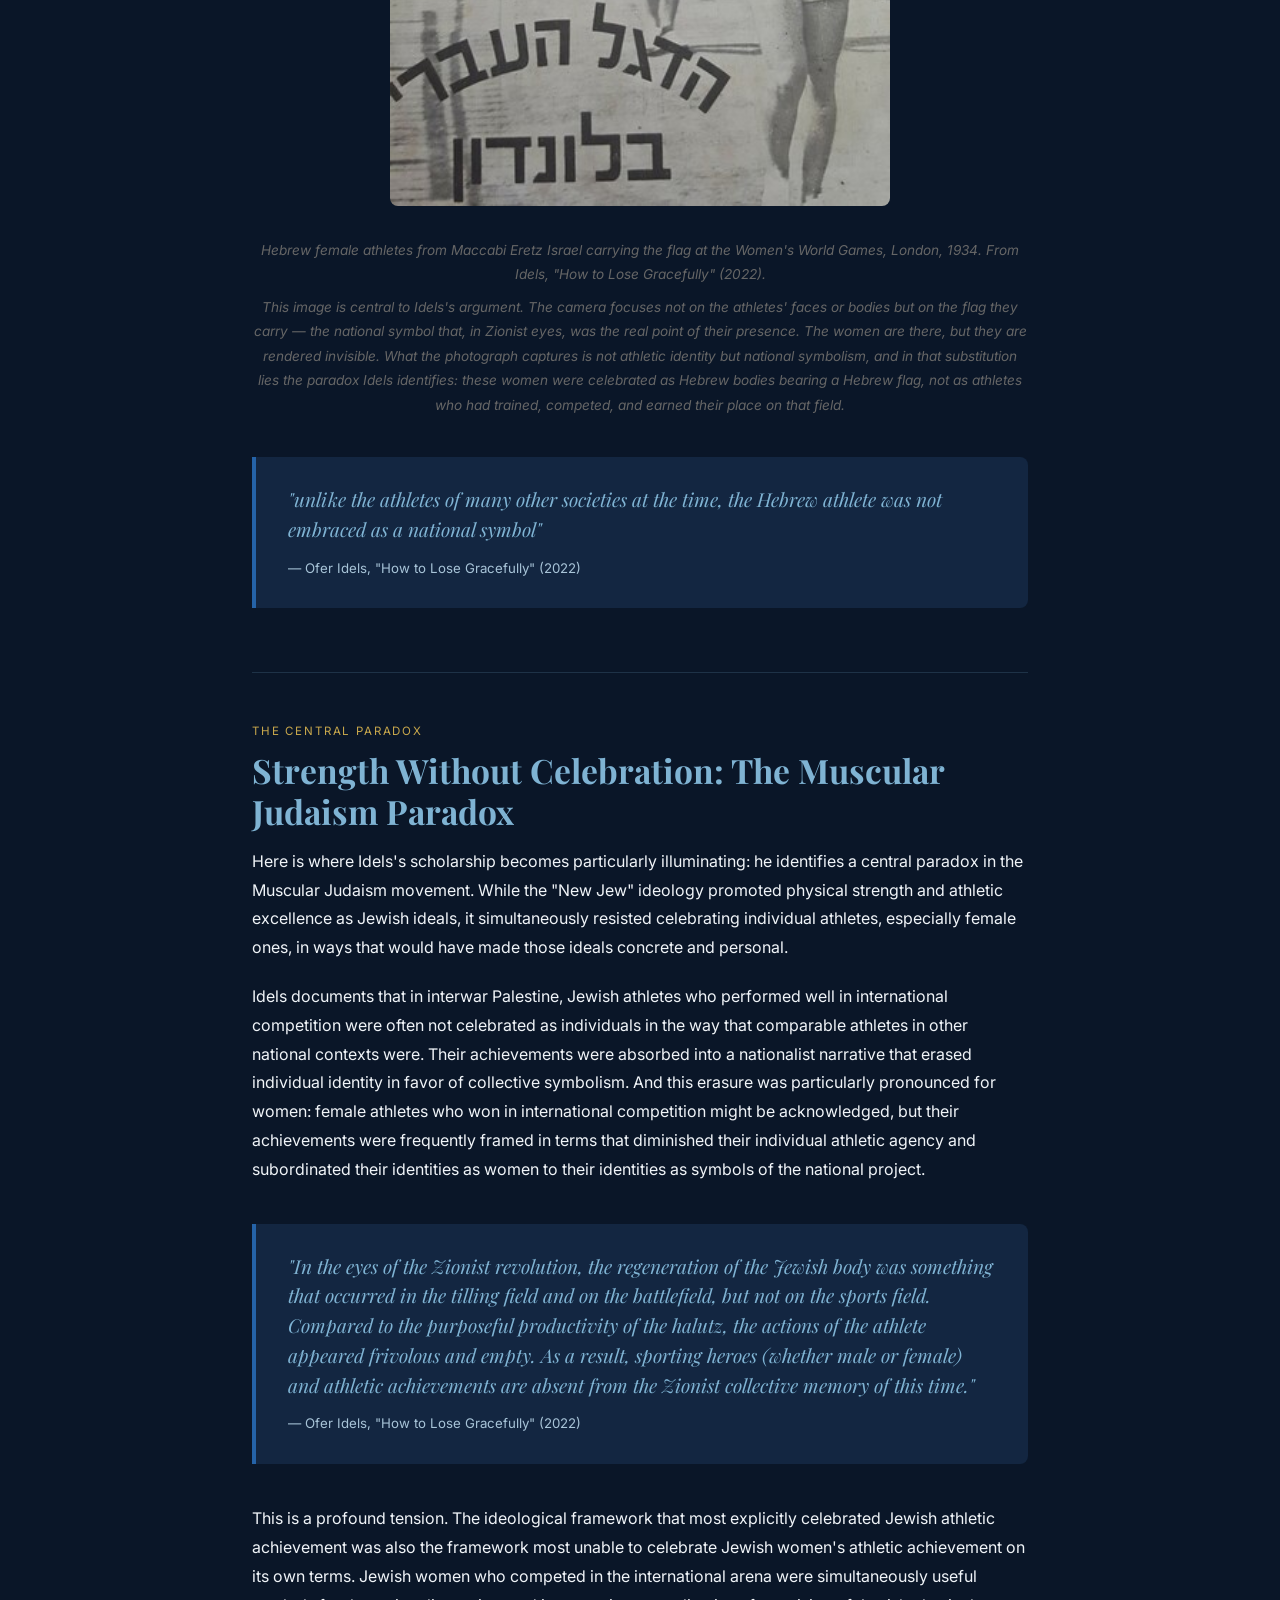
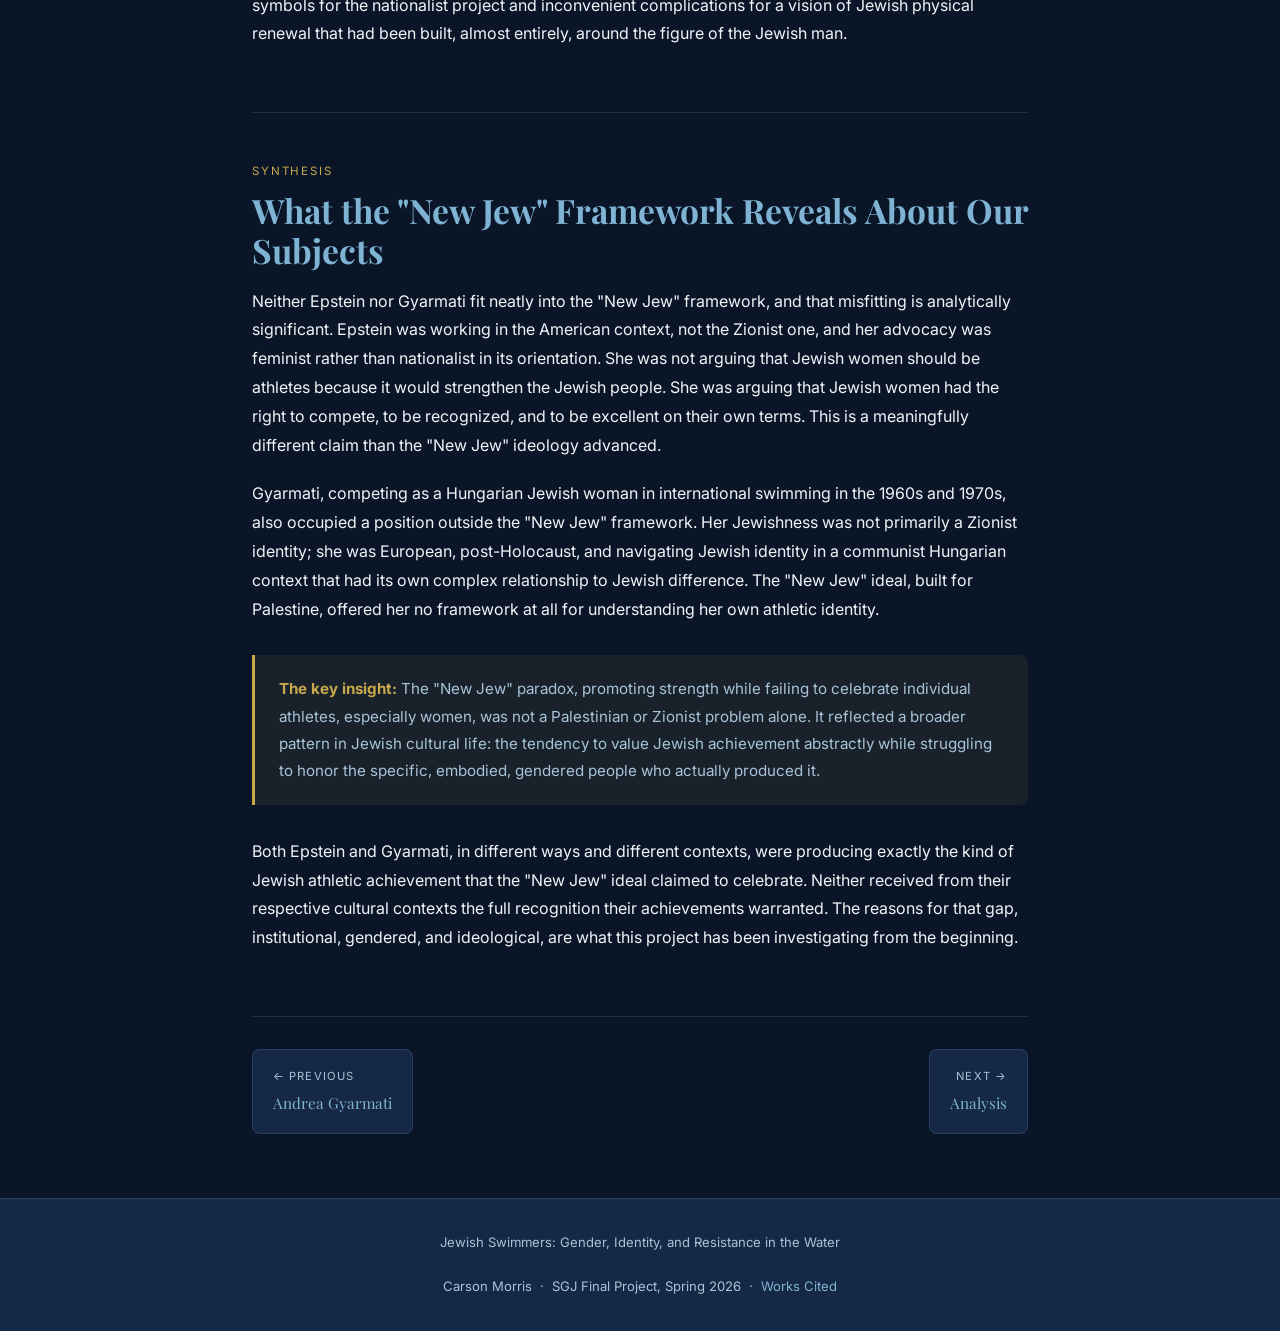
<file: context.html>
<!DOCTYPE html>
<html lang="en">
<head>
  <meta charset="UTF-8">
  <meta name="viewport" content="width=device-width, initial-scale=1.0">
  <title>Broader Context — Jewish Swimmers</title>
  <link rel="preconnect" href="https://fonts.googleapis.com">
  <link rel="preconnect" href="https://fonts.gstatic.com" crossorigin>
  <link href="https://fonts.googleapis.com/css2?family=Playfair+Display:ital,wght@0,400;0,700;1,400&family=Inter:wght@400;500;600&display=swap" rel="stylesheet">
  <link rel="stylesheet" href="styles.css">
</head>
<body>

  <nav class="nav">
    <a href="index.html" class="nav-brand">Jewish Swimmers</a>
    <button class="nav-toggle" aria-label="Toggle navigation" aria-expanded="false">☰</button>
    <ul class="nav-links">
      <li><a href="index.html">Home</a></li>
      <li><a href="epstein.html">Charlotte Epstein</a></li>
      <li><a href="gyarmati.html">Andrea Gyarmati</a></li>
      <li><a href="context.html" class="active">Broader Context</a></li>
      <li><a href="analysis.html">Analysis</a></li>
      <li><a href="reflection.html">Reflection</a></li>
      <li><a href="bibliography.html">Bibliography</a></li>
    </ul>
  </nav>

  <header class="page-header">
    <p class="eyebrow">Historical Context</p>
    <h1>Broader Context</h1>
    <p class="subtitle">Jewish Women in American Sport &nbsp;&middot;&nbsp; The "New Jew" and Muscular Judaism</p>
  </header>

  <main class="content">

    <!-- Part 1: Jewish Women in Sport (Borish 1999) -->
    <section class="section fade-in">
      <p class="section-label">Part I &nbsp;·&nbsp; Borish (1999)</p>
      <h2>Jewish Women in American Sport: The Institutional Story</h2>

      <p>Charlotte Epstein and Andrea Gyarmati are remarkable figures, but they do not exist all by themselves. To understand what their athletic careers meant, we need to understand the broader landscape of Jewish women's participation in American sport, and the institutions that simultaneously enabled and constrained that participation. Historian Linda Borish provides this landscape in her 1999 article "Athletic Activities of Various Kinds," which traces Jewish American women's sport participation from the 1880s through the 1940s.</p>

      <p>Borish's central argument is that Jewish women's access to sport during this period was shaped by a network of Jewish communal institutions: settlement houses, Young Women's Hebrew Associations (YWHAs), Young Men's Hebrew Associations (YMHAs), and organizations like the Chicago Hebrew Institute. These institutions played an ambiguous role. On one hand, they opened up physical spaces like pools, gymnasiums, and courts, where Jewish women could develop athletic skills they would have been denied in mainstream American institutions that were often hostile to or simply uninterested in accommodating Jewish women. On the other hand, these same institutions were not free from the gender ideologies of their era. They reflected and reinforced certain assumptions about what kinds of athletic activity were appropriate for women, and under what conditions women's physical culture should be pursued.</p>

      <img src="Ladies' Swimming Tank.jpg" alt="Women swimming in a separate ladies' tank, early twentieth century" style="display:block; margin:2rem auto; border-radius:8px; max-width:500px; width:100%;">
      <p style="text-align:center; font-style:italic; font-size:0.85rem; color:#666;">Women competing in a separate ladies' swimming tank, ca. early twentieth century. From Borish, "Athletic Activities of Various Kinds" (1999).</p>
      <p style="text-align:center; font-style:italic; font-size:0.85rem; color:#666;">This image captures what Borish's scholarship describes: Jewish women had access to swimming, but access on terms set by others — separate tanks, separate rules, separate audiences. The physical space itself encoded the limits of their inclusion.</p>

      <div class="pull-quote fade-in">
        <blockquote>"The story of Jewish women in American sport remains unexplored in women's history, sport history, and American Jewish history. The ways Jewish women participated in sport and physical recreation in Jewish settlement houses and Jewish Ys within the immigrant and larger American culture indicate gender, class, ethnic, and religious considerations, little studied by women's sport and health history scholars."</blockquote>
        <cite>&mdash; Linda J. Borish, "Athletic Activities of Various Kinds" (1999)</cite>
      </div>

      <p>Borish's scholarship reveals that the barriers Jewish women faced in sport were not primarily a matter of individual prejudice, but were structural. They were embedded in the rules of governing bodies like the AAU, in the physical design of facilities that prioritized male athletic spaces, and in the cultural assumptions that made women's serious athletic aspiration seem anomalous or even inappropriate.</p>
    </section>

    <hr class="divider">

    <!-- YWHAs and the Ambiguity of Jewish Institutions -->
    <section class="section fade-in">
      <p class="section-label">Institutions</p>
      <h2>The YWHA: Access and Its Limits</h2>

      <p>The Young Women's Hebrew Association and its sibling organization the YMHA deserve particular attention, because they illustrate the complexity of what it meant for Jewish women to have "access" to sport in this era. Borish documents that these organizations did provide meaningful athletic opportunities. Swimming classes, gymnastic programs, and physical culture activities were offered to Jewish women in YWHA settings when those same women might have had no access to comparable facilities or instruction elsewhere.</p>

      <p>But access was conditioned. The physical culture promoted by these institutions was often framed in terms of health, refinement, and appropriate femininity, not in terms of competitive excellence or athletic achievement for its own sake. Women were encouraged to be active, but within limits that reinforced rather than challenged prevailing gender norms. A Jewish woman who wanted to compete seriously, to measure herself against others, to pursue victory as a goal in itself, was pushing against the expectations not just of the broader American athletic world but sometimes of her own community's institutions.</p>

      <img src="Palais du Champ de Mars.jpg" alt="Palais du Champ de Mars, featuring separate swimming tanks for men and women" style="display:block; margin:2rem auto; border-radius:8px; max-width:500px; width:100%;">
      <p style="text-align:center; font-style:italic; font-size:0.85rem; color:#666;">The Palais du Champ de Mars, featuring separate swimming tanks for men and women. From Borish, "Athletic Activities of Various Kinds" (1999).</p>
      <p style="text-align:center; font-style:italic; font-size:0.85rem; color:#666;">The architecture of separation was not incidental. Designing separate tanks into the building itself made gendered exclusion structural rather than merely procedural — something that had to be physically dismantled, not simply argued against.</p>

      <div class="analysis-box fade-in">
        <h3>Why This Context Matters for Epstein</h3>
        <p>Borish's 1999 scholarship provides the essential background for understanding why Charlotte Epstein's founding of the Women's Swimming Association in 1917 was such a significant act. Epstein did not create an institution that fit within the existing framework of Jewish women's physical culture, she created one that explicitly challenged and exceeded it. The WSA was not about health and refinement; it was about competitive excellence, Olympic ambition, and institutional change. In the context Borish describes, this represented a genuinely radical departure from the norms that governed Jewish women's sport in her era.</p>
      </div>

      <p>Borish's work also helps explain why the barriers Epstein faced were so stubborn. They were not simply the product of individual male chauvinism at the AAU, though that chauvinism was real. They were supported by a broader cultural framework, spanning Jewish communal institutions, mainstream athletic governance, and American gender ideology, that made women's serious athletic competition seem problematic from multiple directions at once. Epstein was fighting not just the AAU but a cultural consensus.</p>
    </section>

    <hr class="divider">

    <!-- Part 2: The New Jew / Muscular Judaism (Idels) -->
    <section class="section fade-in">
      <p class="section-label">Part II &nbsp;·&nbsp; Idels (2022)</p>
      <h2>The "New Jew" and the Problem of Athletic Identity</h2>

      <p>The story of Jewish women in sport takes on a different and particularly revealing dimension when we introduce the concept of "Muscular Judaism" and the figure of the "New Jew" &mdash; a Zionist ideological project that promoted Jewish physical strength as a form of cultural and political assertion. Ofer Idels examines this project in his 2022 article "How to Lose Gracefully in an Internationally Selfish World," which focuses on gender, the "New Jew" ideal, and the way athletic performance was understood (and misrepresented) in interwar Palestine.</p>

      <p>The concept of the <em>Muskeljude</em>, the "Muscle Jew" originated with the Zionist theorist Max Nordau, who argued at the turn of the twentieth century that the Jewish people needed to reclaim their physical vitality. In Nordau's view, centuries of life in the diaspora, confined to ghettos and denied access to outdoor physical activity, had produced a "ghetto Jew" who was physically weak, intellectually overstrained, and psychologically damaged. The Zionist "New Jew" was to be different: physically vigorous, connected to the land, and capable of defending himself and building a new nation.</p>

      <div class="site-photo">
        <img src="How%20to%20lose.jpg" alt="Hebrew female athletes from Maccabi Eretz Israel carrying the flag at the Women's World Games, London, 1934">
        <p>Hebrew female athletes from Maccabi Eretz Israel carrying the flag at the Women's World Games, London, 1934. From Idels, "How to Lose Gracefully" (2022).</p>
        <p>This image is central to Idels's argument. The camera focuses not on the athletes' faces or bodies but on the flag they carry &mdash; the national symbol that, in Zionist eyes, was the real point of their presence. The women are there, but they are rendered invisible. What the photograph captures is not athletic identity but national symbolism, and in that substitution lies the paradox Idels identifies: these women were celebrated as Hebrew bodies bearing a Hebrew flag, not as athletes who had trained, competed, and earned their place on that field.</p>
      </div>

      <div class="pull-quote fade-in">
        <blockquote>"unlike the athletes of many other societies at the time, the Hebrew athlete was not embraced as a national symbol"</blockquote>
        <cite>&mdash; Ofer Idels, "How to Lose Gracefully" (2022)</cite>
      </div>
    </section>

    <hr class="divider">

    <!-- The Paradox of Muscular Judaism -->
    <section class="section fade-in">
      <p class="section-label">The Central Paradox</p>
      <h2>Strength Without Celebration: The Muscular Judaism Paradox</h2>

      <p>Here is where Idels's scholarship becomes particularly illuminating: he identifies a central paradox in the Muscular Judaism movement. While the "New Jew" ideology promoted physical strength and athletic excellence as Jewish ideals, it simultaneously resisted celebrating individual athletes, especially female ones, in ways that would have made those ideals concrete and personal.</p>

      <p>Idels documents that in interwar Palestine, Jewish athletes who performed well in international competition were often not celebrated as individuals in the way that comparable athletes in other national contexts were. Their achievements were absorbed into a nationalist narrative that erased individual identity in favor of collective symbolism. And this erasure was particularly pronounced for women: female athletes who won in international competition might be acknowledged, but their achievements were frequently framed in terms that diminished their individual athletic agency and subordinated their identities as women to their identities as symbols of the national project.</p>

      <div class="pull-quote fade-in">
        <blockquote>"In the eyes of the Zionist revolution, the regeneration of the Jewish body was something that occurred in the tilling field and on the battlefield, but not on the sports field. Compared to the purposeful productivity of the halutz, the actions of the athlete appeared frivolous and empty. As a result, sporting heroes (whether male or female) and athletic achievements are absent from the Zionist collective memory of this time."</blockquote>
        <cite>&mdash; Ofer Idels, "How to Lose Gracefully" (2022)</cite>
      </div>

      <p>This is a profound tension. The ideological framework that most explicitly celebrated Jewish athletic achievement was also the framework most unable to celebrate Jewish women's athletic achievement on its own terms. Jewish women who competed in the international arena were simultaneously useful symbols for the nationalist project and inconvenient complications for a vision of Jewish physical renewal that had been built, almost entirely, around the figure of the Jewish man.</p>
    </section>

    <hr class="divider">

    <!-- Connecting Idels to Epstein and Gyarmati -->
    <section class="section fade-in">
      <p class="section-label">Synthesis</p>
      <h2>What the "New Jew" Framework Reveals About Our Subjects</h2>

      <p>Neither Epstein nor Gyarmati fit neatly into the "New Jew" framework, and that misfitting is analytically significant. Epstein was working in the American context, not the Zionist one, and her advocacy was feminist rather than nationalist in its orientation. She was not arguing that Jewish women should be athletes because it would strengthen the Jewish people. She was arguing that Jewish women had the right to compete, to be recognized, and to be excellent on their own terms. This is a meaningfully different claim than the "New Jew" ideology advanced.</p>

      <p>Gyarmati, competing as a Hungarian Jewish woman in international swimming in the 1960s and 1970s, also occupied a position outside the "New Jew" framework. Her Jewishness was not primarily a Zionist identity; she was European, post-Holocaust, and navigating Jewish identity in a communist Hungarian context that had its own complex relationship to Jewish difference. The "New Jew" ideal, built for Palestine, offered her no framework at all for understanding her own athletic identity.</p>

      <div class="callout">
        <strong>The key insight:</strong> The "New Jew" paradox, promoting strength while failing to celebrate individual athletes, especially women, was not a Palestinian or Zionist problem alone. It reflected a broader pattern in Jewish cultural life: the tendency to value Jewish achievement abstractly while struggling to honor the specific, embodied, gendered people who actually produced it.
      </div>

      <p>Both Epstein and Gyarmati, in different ways and different contexts, were producing exactly the kind of Jewish athletic achievement that the "New Jew" ideal claimed to celebrate. Neither received from their respective cultural contexts the full recognition their achievements warranted. The reasons for that gap, institutional, gendered, and ideological, are what this project has been investigating from the beginning.</p>
    </section>

    <!-- Page Navigation -->
    <div class="page-nav fade-in">
      <a href="gyarmati.html">
        <span class="nav-direction">&larr; Previous</span>
        <span class="nav-title">Andrea Gyarmati</span>
      </a>
      <a href="analysis.html" class="next">
        <span class="nav-direction">Next &rarr;</span>
        <span class="nav-title">Analysis</span>
      </a>
    </div>

  </main>

  <footer>
    <p>Jewish Swimmers: Gender, Identity, and Resistance in the Water</p>
    <p>Carson Morris &nbsp;·&nbsp; SGJ Final Project, Spring 2026 &nbsp;·&nbsp; <a href="bibliography.html">Works Cited</a></p>
  </footer>

  <script src="script.js"></script>
</body>
</html>
</file>
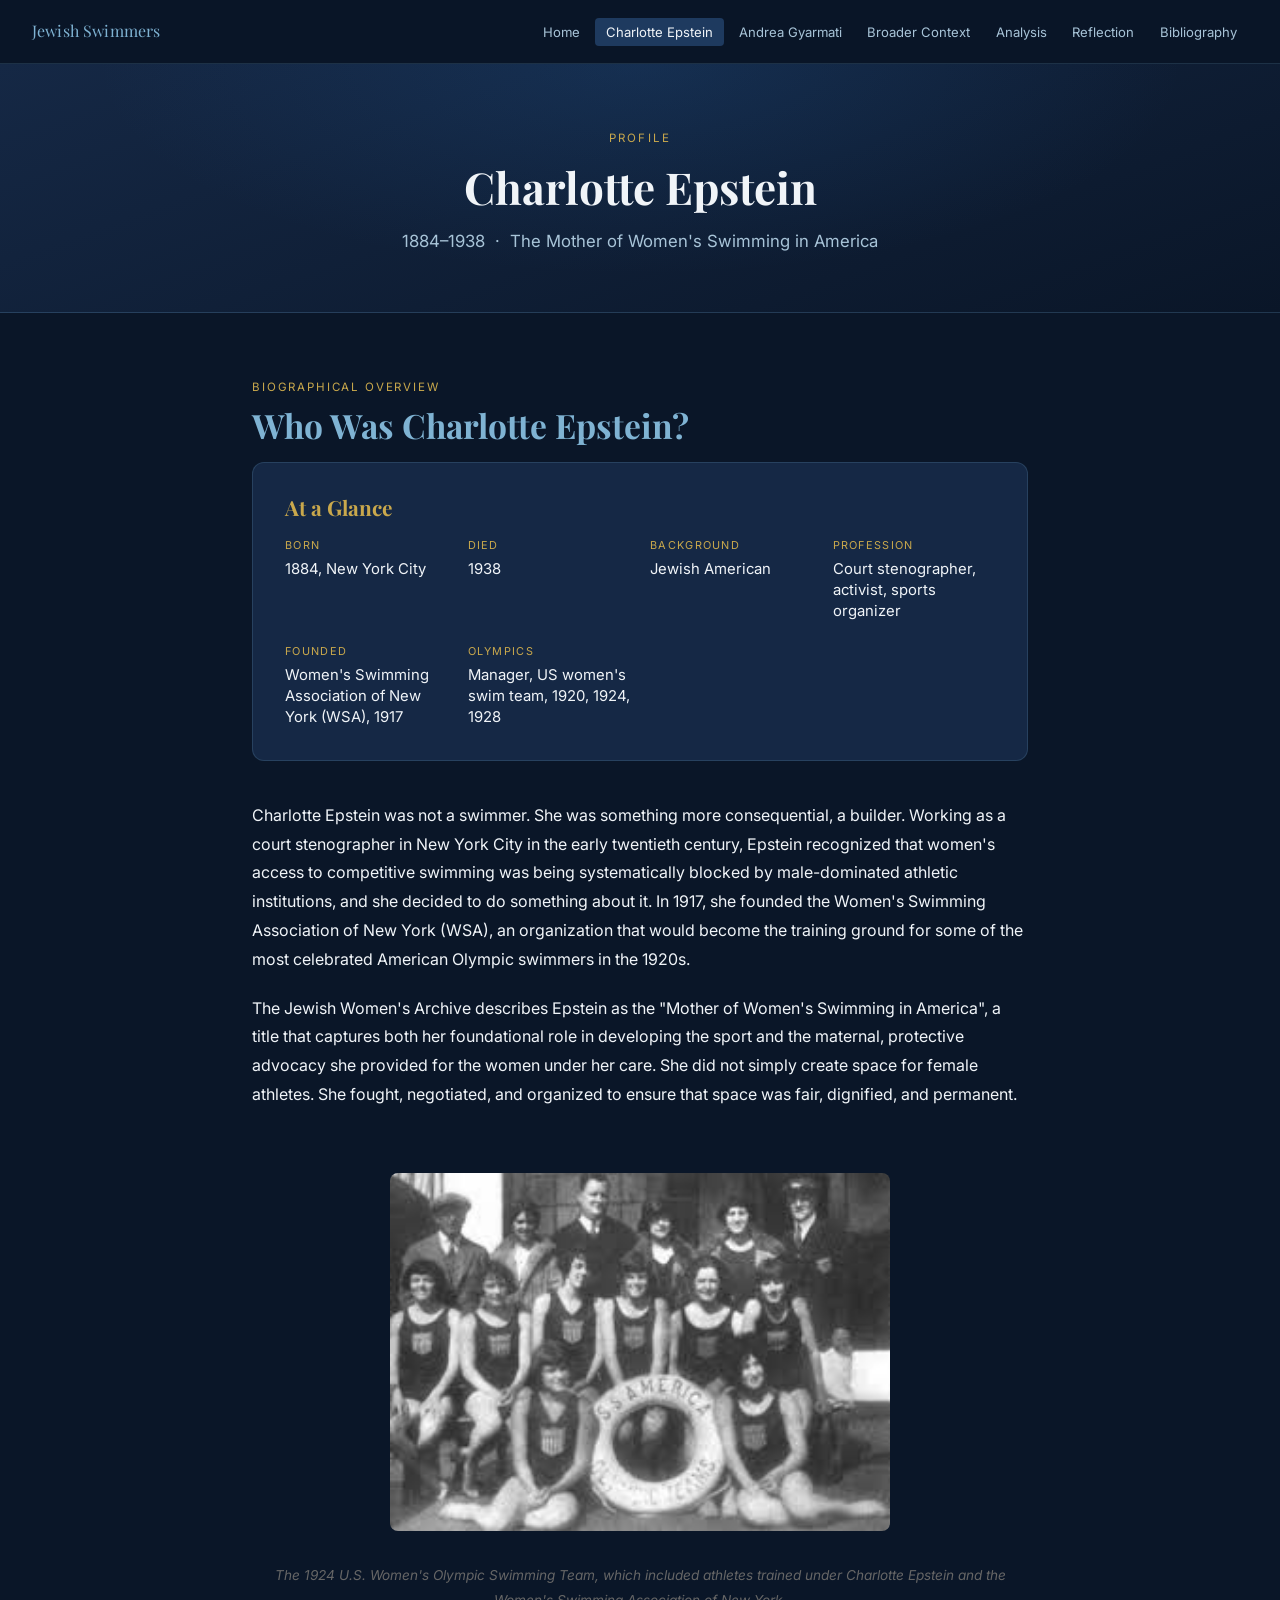
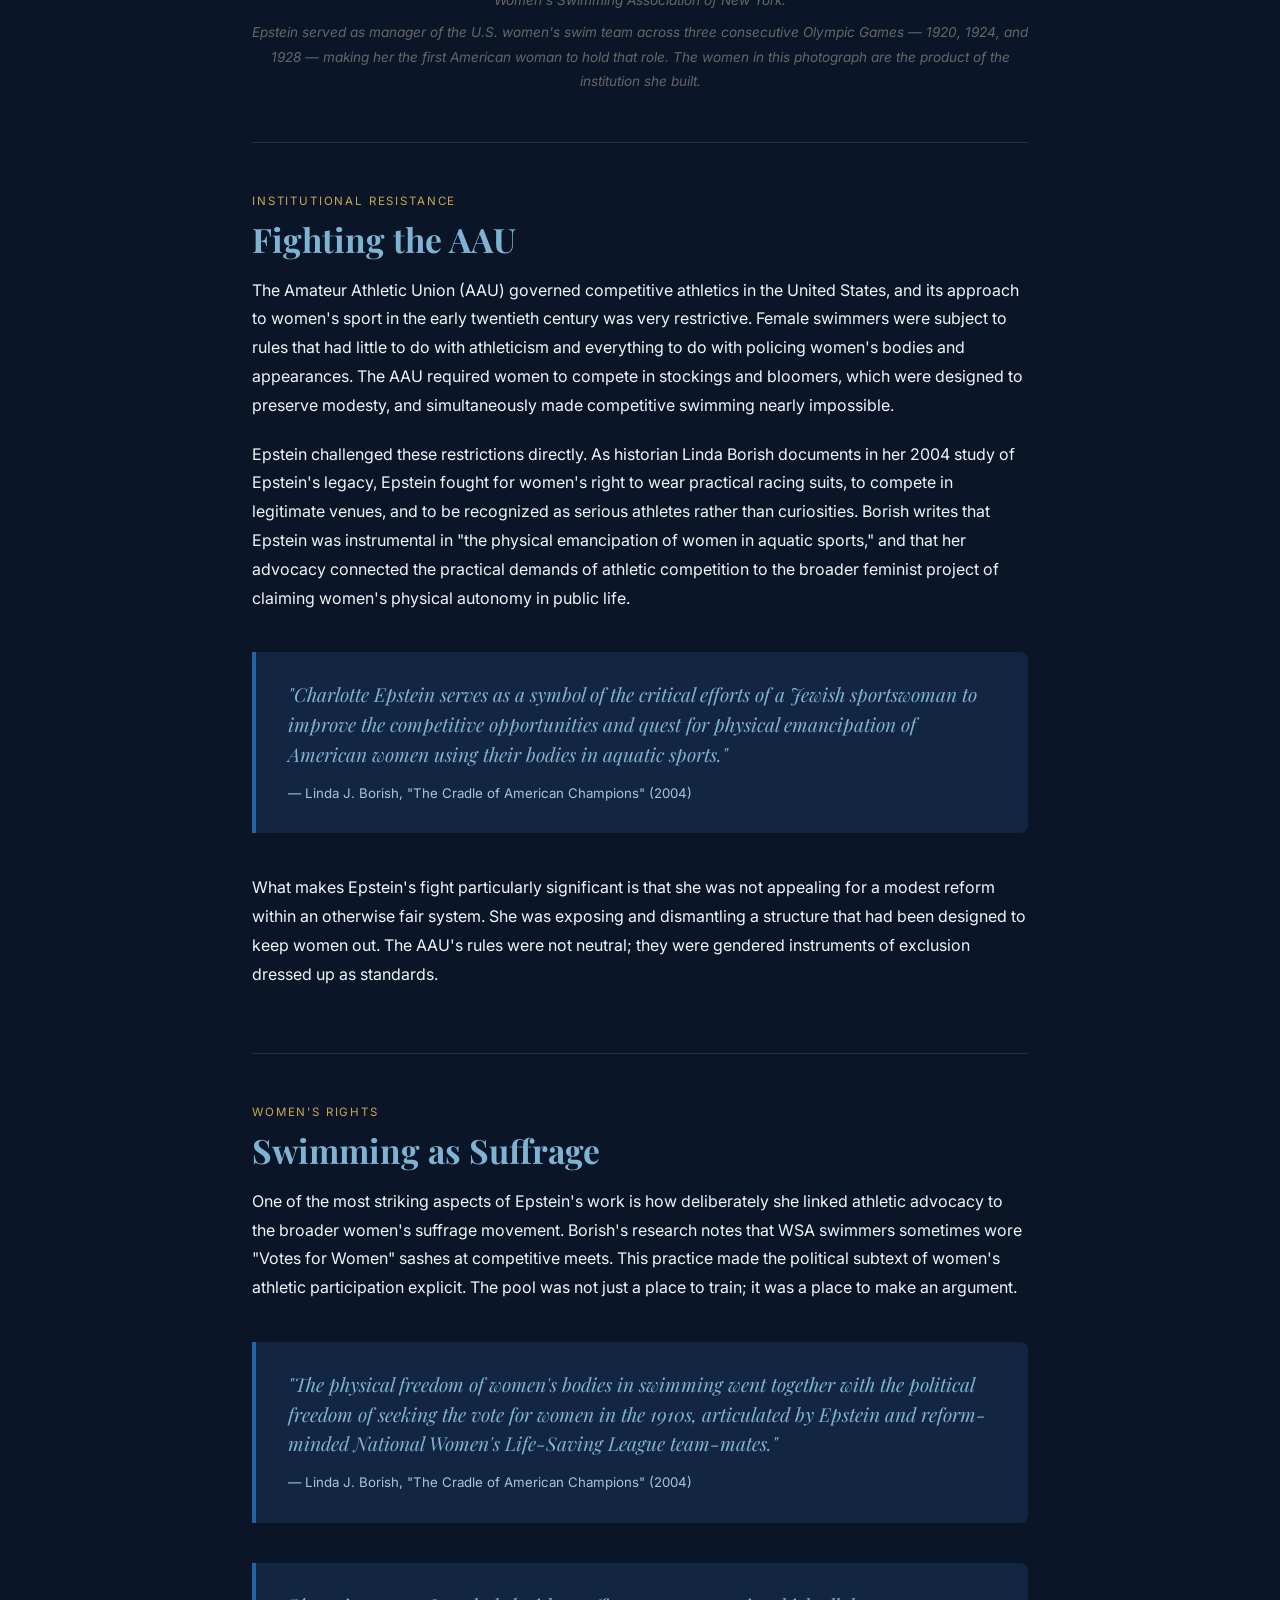
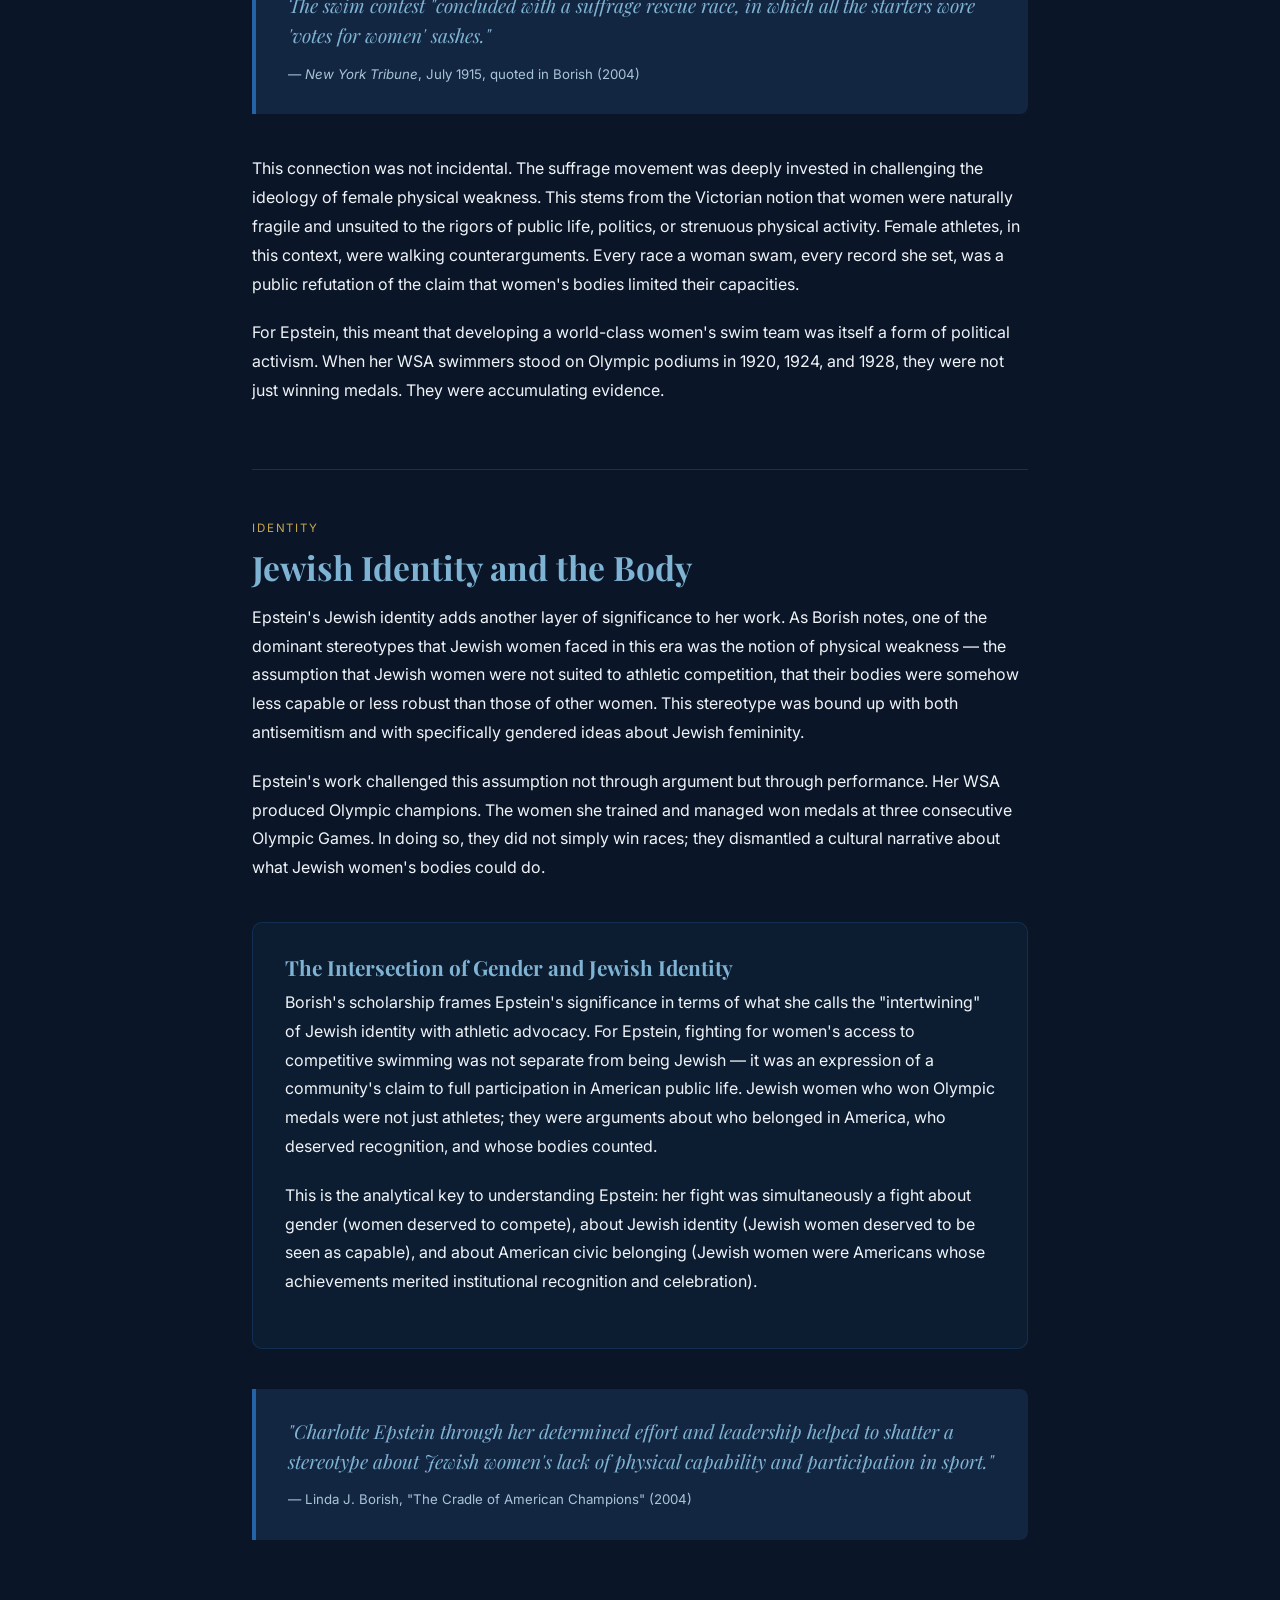
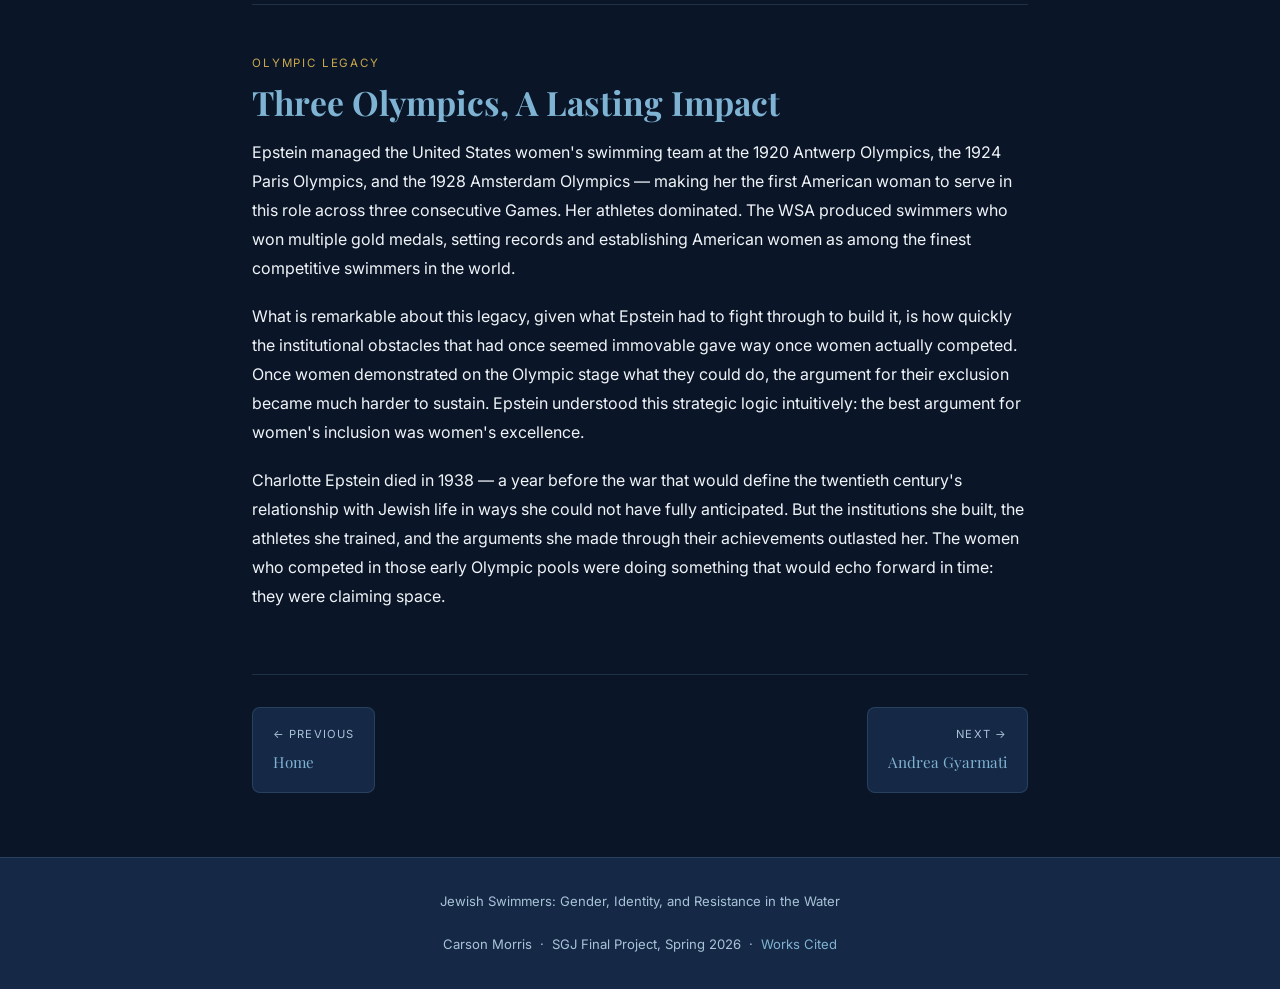
<file: epstein.html>
<!DOCTYPE html>
<html lang="en">
<head>
  <meta charset="UTF-8">
  <meta name="viewport" content="width=device-width, initial-scale=1.0">
  <title>Charlotte Epstein — Jewish Swimmers</title>
  <link rel="preconnect" href="https://fonts.googleapis.com">
  <link rel="preconnect" href="https://fonts.gstatic.com" crossorigin>
  <link href="https://fonts.googleapis.com/css2?family=Playfair+Display:ital,wght@0,400;0,700;1,400&family=Inter:wght@400;500;600&display=swap" rel="stylesheet">
  <link rel="stylesheet" href="styles.css">
</head>
<body>

  <nav class="nav">
    <a href="index.html" class="nav-brand">Jewish Swimmers</a>
    <button class="nav-toggle" aria-label="Toggle navigation" aria-expanded="false">☰</button>
    <ul class="nav-links">
      <li><a href="index.html">Home</a></li>
      <li><a href="epstein.html" class="active">Charlotte Epstein</a></li>
      <li><a href="gyarmati.html">Andrea Gyarmati</a></li>
      <li><a href="context.html">Broader Context</a></li>
      <li><a href="analysis.html">Analysis</a></li>
      <li><a href="reflection.html">Reflection</a></li>
      <li><a href="bibliography.html">Bibliography</a></li>
    </ul>
  </nav>

  <header class="page-header">
    <p class="eyebrow">Profile</p>
    <h1>Charlotte Epstein</h1>
    <p class="subtitle">1884&ndash;1938 &nbsp;&middot;&nbsp; The Mother of Women's Swimming in America</p>
  </header>

  <main class="content">

    <!-- Biographical Overview -->
    <section class="section fade-in">
      <p class="section-label">Biographical Overview</p>
      <h2>Who Was Charlotte Epstein?</h2>

      <div class="profile-card">
        <h3>At a Glance</h3>
        <div class="profile-facts">
          <div class="fact-item">
            <span class="fact-label">Born</span>
            <span class="fact-value">1884, New York City</span>
          </div>
          <div class="fact-item">
            <span class="fact-label">Died</span>
            <span class="fact-value">1938</span>
          </div>
          <div class="fact-item">
            <span class="fact-label">Background</span>
            <span class="fact-value">Jewish American</span>
          </div>
          <div class="fact-item">
            <span class="fact-label">Profession</span>
            <span class="fact-value">Court stenographer, activist, sports organizer</span>
          </div>
          <div class="fact-item">
            <span class="fact-label">Founded</span>
            <span class="fact-value">Women's Swimming Association of New York (WSA), 1917</span>
          </div>
          <div class="fact-item">
            <span class="fact-label">Olympics</span>
            <span class="fact-value">Manager, US women's swim team, 1920, 1924, 1928</span>
          </div>
        </div>
      </div>

      <p>Charlotte Epstein was not a swimmer. She was something more consequential, a builder. Working as a court stenographer in New York City in the early twentieth century, Epstein recognized that women's access to competitive swimming was being systematically blocked by male-dominated athletic institutions, and she decided to do something about it. In 1917, she founded the Women's Swimming Association of New York (WSA), an organization that would become the training ground for some of the most celebrated American Olympic swimmers in the 1920s.</p>

      <p>The Jewish Women's Archive describes Epstein as the "Mother of Women's Swimming in America", a title that captures both her foundational role in developing the sport and the maternal, protective advocacy she provided for the women under her care. She did not simply create space for female athletes. She fought, negotiated, and organized to ensure that space was fair, dignified, and permanent.</p>
    </section>

    <div class="site-photo">
      <img src="1924%20US%20Olympic%20Team.jpg" alt="The 1924 U.S. Women's Olympic Swimming Team">
      <p>The 1924 U.S. Women's Olympic Swimming Team, which included athletes trained under Charlotte Epstein and the Women's Swimming Association of New York.</p>
      <p>Epstein served as manager of the U.S. women's swim team across three consecutive Olympic Games &mdash; 1920, 1924, and 1928 &mdash; making her the first American woman to hold that role. The women in this photograph are the product of the institution she built.</p>
    </div>

    <hr class="divider">

    <!-- The Fight Against the AAU -->
    <section class="section fade-in">
      <p class="section-label">Institutional Resistance</p>
      <h2>Fighting the AAU</h2>

      <p>The Amateur Athletic Union (AAU) governed competitive athletics in the United States, and its approach to women's sport in the early twentieth century was very restrictive. Female swimmers were subject to rules that had little to do with athleticism and everything to do with policing women's bodies and appearances. The AAU required women to compete in stockings and bloomers, which were designed to preserve modesty, and simultaneously made competitive swimming nearly impossible.</p>

      <p>Epstein challenged these restrictions directly. As historian Linda Borish documents in her 2004 study of Epstein's legacy, Epstein fought for women's right to wear practical racing suits, to compete in legitimate venues, and to be recognized as serious athletes rather than curiosities. Borish writes that Epstein was instrumental in "the physical emancipation of women in aquatic sports," and that her advocacy connected the practical demands of athletic competition to the broader feminist project of claiming women's physical autonomy in public life.</p>

      <div class="pull-quote fade-in">
        <blockquote>"Charlotte Epstein serves as a symbol of the critical efforts of a Jewish sportswoman to improve the competitive opportunities and quest for physical emancipation of American women using their bodies in aquatic sports."</blockquote>
        <cite>&mdash; Linda J. Borish, "The Cradle of American Champions" (2004)</cite>
      </div>

      <p>What makes Epstein's fight particularly significant is that she was not appealing for a modest reform within an otherwise fair system. She was exposing and dismantling a structure that had been designed to keep women out. The AAU's rules were not neutral; they were gendered instruments of exclusion dressed up as standards.</p>
    </section>

    <hr class="divider">

    <!-- Swimming and Suffrage -->
    <section class="section fade-in">
      <p class="section-label">Women's Rights</p>
      <h2>Swimming as Suffrage</h2>

      <p>One of the most striking aspects of Epstein's work is how deliberately she linked athletic advocacy to the broader women's suffrage movement. Borish's research notes that WSA swimmers sometimes wore "Votes for Women" sashes at competitive meets. This practice made the political subtext of women's athletic participation explicit. The pool was not just a place to train; it was a place to make an argument.</p>

      <div class="pull-quote fade-in">
        <blockquote>"The physical freedom of women's bodies in swimming went together with the political freedom of seeking the vote for women in the 1910s, articulated by Epstein and reform-minded National Women's Life-Saving League team-mates."</blockquote>
        <cite>&mdash; Linda J. Borish, "The Cradle of American Champions" (2004)</cite>
      </div>

      <div class="pull-quote fade-in">
        <blockquote>The swim contest "concluded with a suffrage rescue race, in which all the starters wore 'votes for women' sashes."</blockquote>
        <cite>&mdash; <em>New York Tribune</em>, July 1915, quoted in Borish (2004)</cite>
      </div>

      <p>This connection was not incidental. The suffrage movement was deeply invested in challenging the ideology of female physical weakness. This stems from the Victorian notion that women were naturally fragile and unsuited to the rigors of public life, politics, or strenuous physical activity. Female athletes, in this context, were walking counterarguments. Every race a woman swam, every record she set, was a public refutation of the claim that women's bodies limited their capacities.</p>

      <p>For Epstein, this meant that developing a world-class women's swim team was itself a form of political activism. When her WSA swimmers stood on Olympic podiums in 1920, 1924, and 1928, they were not just winning medals. They were accumulating evidence.</p>
    </section>

    <hr class="divider">

    <!-- Jewish Identity -->
    <section class="section fade-in">
      <p class="section-label">Identity</p>
      <h2>Jewish Identity and the Body</h2>

      <p>Epstein's Jewish identity adds another layer of significance to her work. As Borish notes, one of the dominant stereotypes that Jewish women faced in this era was the notion of physical weakness &mdash; the assumption that Jewish women were not suited to athletic competition, that their bodies were somehow less capable or less robust than those of other women. This stereotype was bound up with both antisemitism and with specifically gendered ideas about Jewish femininity.</p>

      <p>Epstein's work challenged this assumption not through argument but through performance. Her WSA produced Olympic champions. The women she trained and managed won medals at three consecutive Olympic Games. In doing so, they did not simply win races; they dismantled a cultural narrative about what Jewish women's bodies could do.</p>

      <div class="analysis-box fade-in">
        <h3>The Intersection of Gender and Jewish Identity</h3>
        <p>Borish's scholarship frames Epstein's significance in terms of what she calls the "intertwining" of Jewish identity with athletic advocacy. For Epstein, fighting for women's access to competitive swimming was not separate from being Jewish &mdash; it was an expression of a community's claim to full participation in American public life. Jewish women who won Olympic medals were not just athletes; they were arguments about who belonged in America, who deserved recognition, and whose bodies counted.</p>
        <p>This is the analytical key to understanding Epstein: her fight was simultaneously a fight about gender (women deserved to compete), about Jewish identity (Jewish women deserved to be seen as capable), and about American civic belonging (Jewish women were Americans whose achievements merited institutional recognition and celebration).</p>
      </div>

      <div class="pull-quote fade-in">
        <blockquote>"Charlotte Epstein through her determined effort and leadership helped to shatter a stereotype about Jewish women's lack of physical capability and participation in sport."</blockquote>
        <cite>&mdash; Linda J. Borish, "The Cradle of American Champions" (2004)</cite>
      </div>
    </section>

    <hr class="divider">

    <!-- Olympic Legacy -->
    <section class="section fade-in">
      <p class="section-label">Olympic Legacy</p>
      <h2>Three Olympics, A Lasting Impact</h2>

      <p>Epstein managed the United States women's swimming team at the 1920 Antwerp Olympics, the 1924 Paris Olympics, and the 1928 Amsterdam Olympics &mdash; making her the first American woman to serve in this role across three consecutive Games. Her athletes dominated. The WSA produced swimmers who won multiple gold medals, setting records and establishing American women as among the finest competitive swimmers in the world.</p>

      <p>What is remarkable about this legacy, given what Epstein had to fight through to build it, is how quickly the institutional obstacles that had once seemed immovable gave way once women actually competed. Once women demonstrated on the Olympic stage what they could do, the argument for their exclusion became much harder to sustain. Epstein understood this strategic logic intuitively: the best argument for women's inclusion was women's excellence.</p>

      <p>Charlotte Epstein died in 1938 &mdash; a year before the war that would define the twentieth century's relationship with Jewish life in ways she could not have fully anticipated. But the institutions she built, the athletes she trained, and the arguments she made through their achievements outlasted her. The women who competed in those early Olympic pools were doing something that would echo forward in time: they were claiming space.</p>
    </section>

    <!-- Page Navigation -->
    <div class="page-nav fade-in">
      <a href="index.html">
        <span class="nav-direction">&larr; Previous</span>
        <span class="nav-title">Home</span>
      </a>
      <a href="gyarmati.html" class="next">
        <span class="nav-direction">Next &rarr;</span>
        <span class="nav-title">Andrea Gyarmati</span>
      </a>
    </div>

  </main>

  <footer>
    <p>Jewish Swimmers: Gender, Identity, and Resistance in the Water</p>
    <p>Carson Morris &nbsp;·&nbsp; SGJ Final Project, Spring 2026 &nbsp;·&nbsp; <a href="bibliography.html">Works Cited</a></p>
  </footer>

  <script src="script.js"></script>
</body>
</html>
</file>
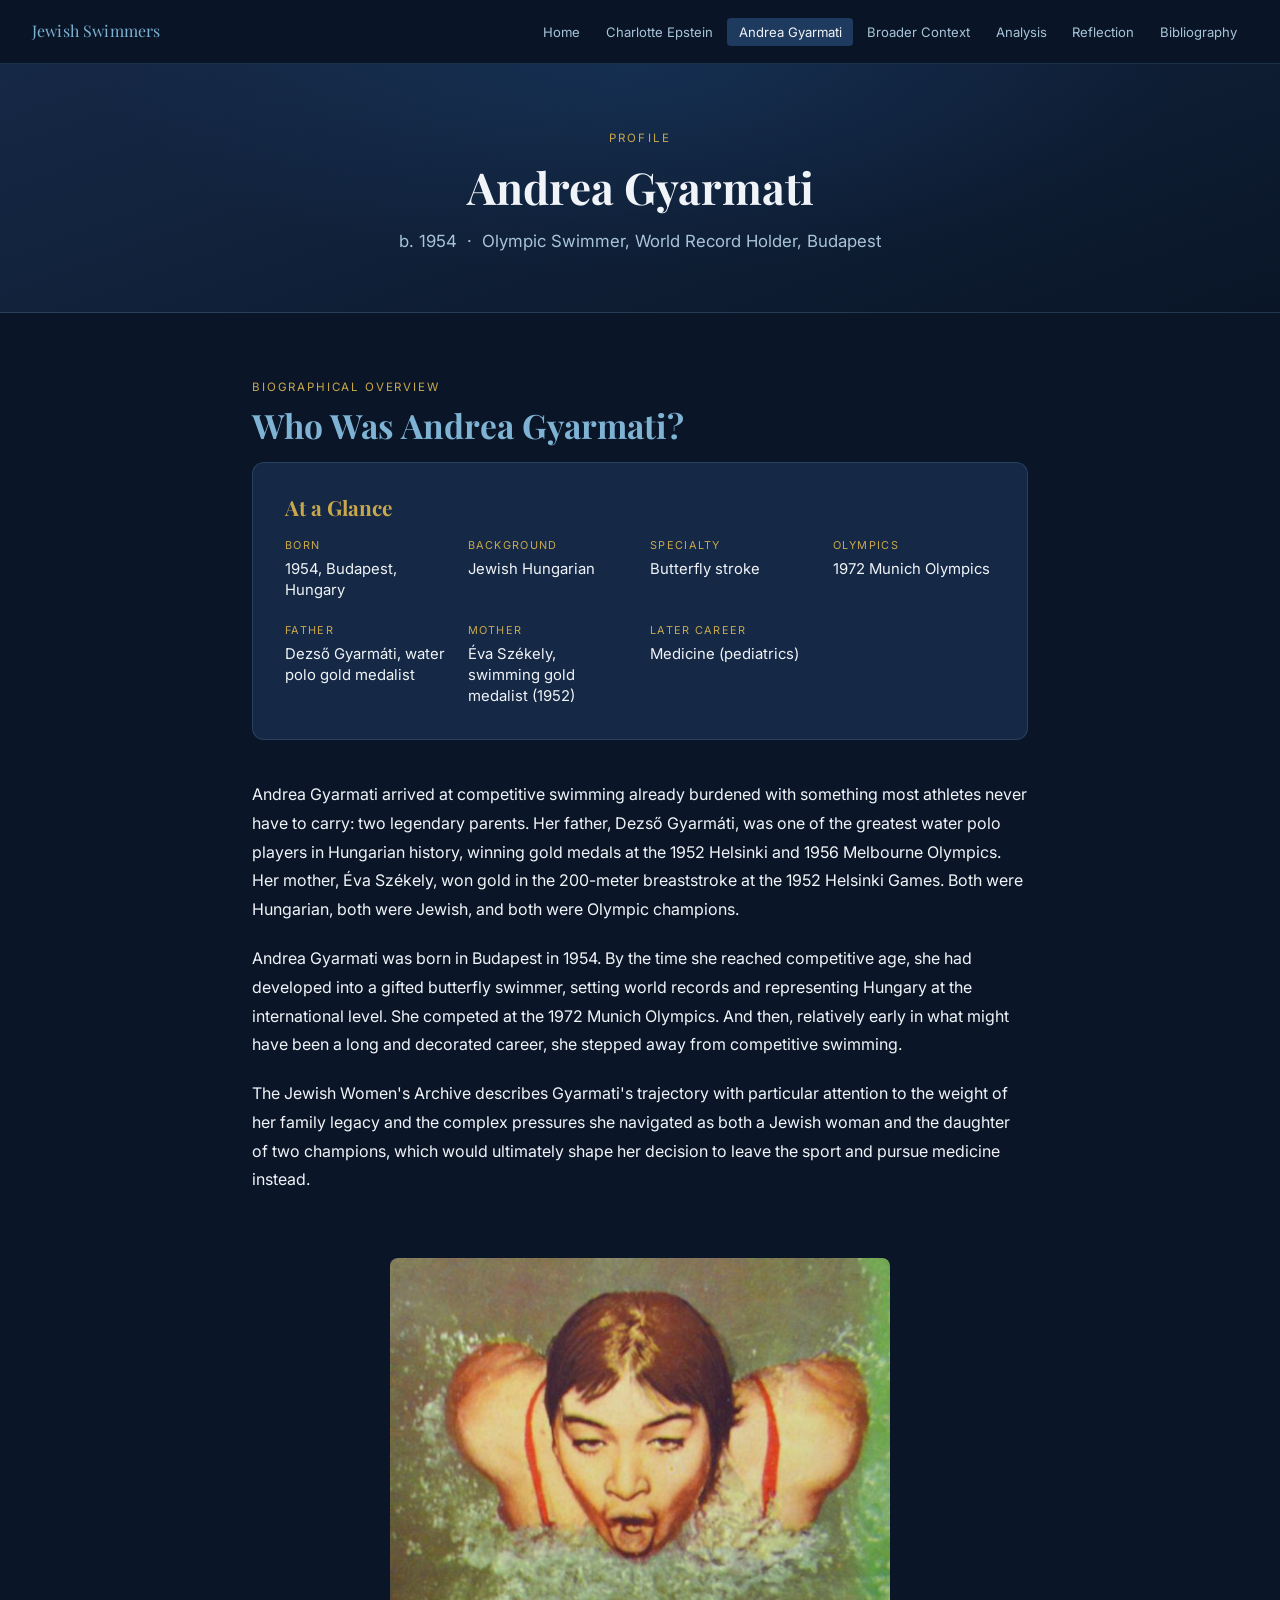
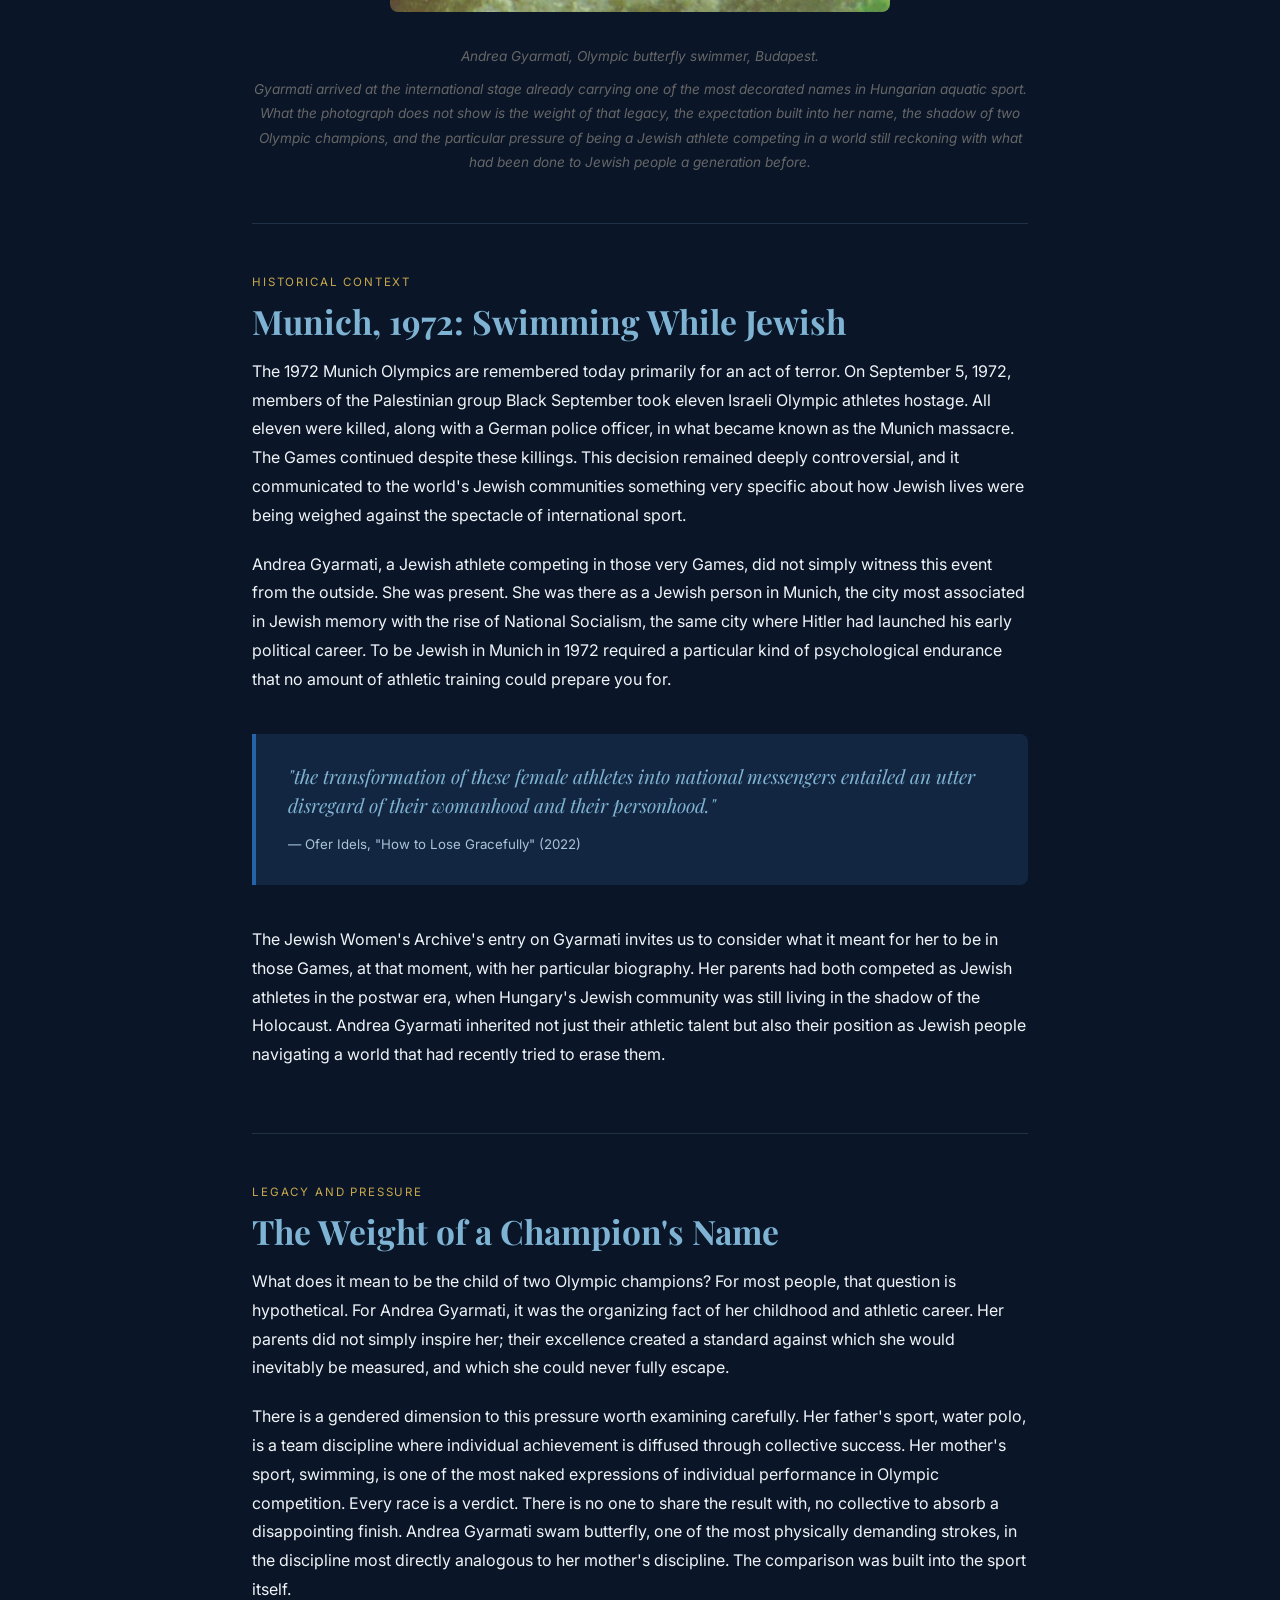
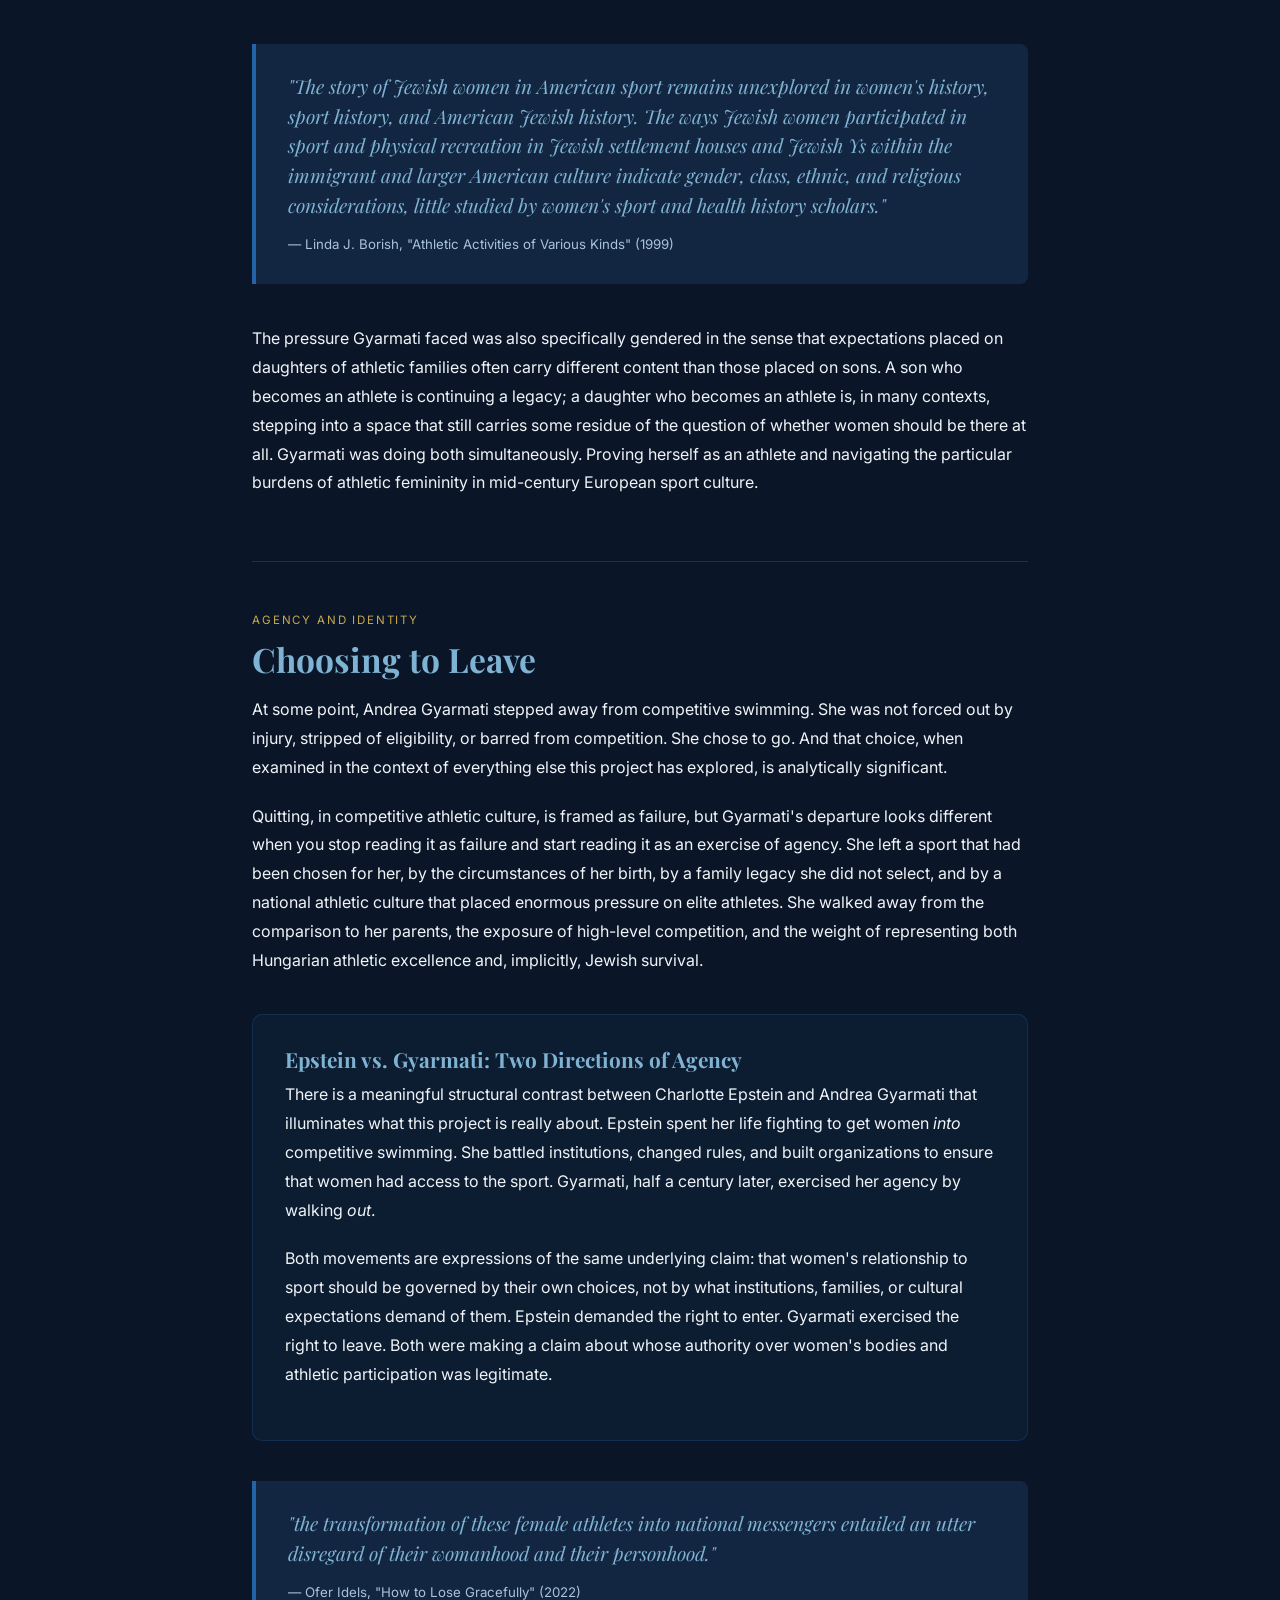
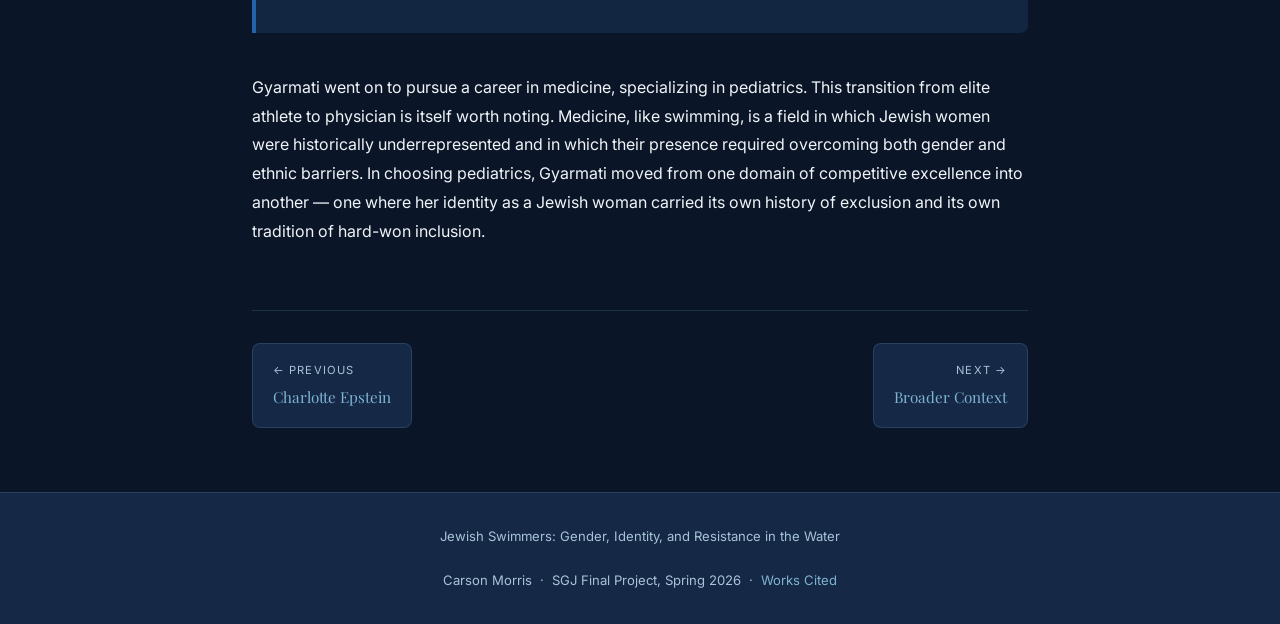
<file: gyarmati.html>
<!DOCTYPE html>
<html lang="en">
<head>
  <meta charset="UTF-8">
  <meta name="viewport" content="width=device-width, initial-scale=1.0">
  <title>Andrea Gyarmati — Jewish Swimmers</title>
  <link rel="preconnect" href="https://fonts.googleapis.com">
  <link rel="preconnect" href="https://fonts.gstatic.com" crossorigin>
  <link href="https://fonts.googleapis.com/css2?family=Playfair+Display:ital,wght@0,400;0,700;1,400&family=Inter:wght@400;500;600&display=swap" rel="stylesheet">
  <link rel="stylesheet" href="styles.css">
</head>
<body>

  <nav class="nav">
    <a href="index.html" class="nav-brand">Jewish Swimmers</a>
    <button class="nav-toggle" aria-label="Toggle navigation" aria-expanded="false">☰</button>
    <ul class="nav-links">
      <li><a href="index.html">Home</a></li>
      <li><a href="epstein.html">Charlotte Epstein</a></li>
      <li><a href="gyarmati.html" class="active">Andrea Gyarmati</a></li>
      <li><a href="context.html">Broader Context</a></li>
      <li><a href="analysis.html">Analysis</a></li>
      <li><a href="reflection.html">Reflection</a></li>
      <li><a href="bibliography.html">Bibliography</a></li>
    </ul>
  </nav>

  <header class="page-header">
    <p class="eyebrow">Profile</p>
    <h1>Andrea Gyarmati</h1>
    <p class="subtitle">b. 1954 &nbsp;&middot;&nbsp; Olympic Swimmer, World Record Holder, Budapest</p>
  </header>

  <main class="content">

    <!-- Biographical Overview -->
    <section class="section fade-in">
      <p class="section-label">Biographical Overview</p>
      <h2>Who Was Andrea Gyarmati?</h2>

      <div class="profile-card">
        <h3>At a Glance</h3>
        <div class="profile-facts">
          <div class="fact-item">
            <span class="fact-label">Born</span>
            <span class="fact-value">1954, Budapest, Hungary</span>
          </div>
          <div class="fact-item">
            <span class="fact-label">Background</span>
            <span class="fact-value">Jewish Hungarian</span>
          </div>
          <div class="fact-item">
            <span class="fact-label">Specialty</span>
            <span class="fact-value">Butterfly stroke</span>
          </div>
          <div class="fact-item">
            <span class="fact-label">Olympics</span>
            <span class="fact-value">1972 Munich Olympics</span>
          </div>
          <div class="fact-item">
            <span class="fact-label">Father</span>
            <span class="fact-value">Dezső Gyarmáti, water polo gold medalist</span>
          </div>
          <div class="fact-item">
            <span class="fact-label">Mother</span>
            <span class="fact-value">Éva Székely, swimming gold medalist (1952)</span>
          </div>
          <div class="fact-item">
            <span class="fact-label">Later career</span>
            <span class="fact-value">Medicine (pediatrics)</span>
          </div>
        </div>
      </div>

      <p>Andrea Gyarmati arrived at competitive swimming already burdened with something most athletes never have to carry: two legendary parents. Her father, Dezső Gyarmáti, was one of the greatest water polo players in Hungarian history, winning gold medals at the 1952 Helsinki and 1956 Melbourne Olympics. Her mother, Éva Székely, won gold in the 200-meter breaststroke at the 1952 Helsinki Games. Both were Hungarian, both were Jewish, and both were Olympic champions.</p>

      <p>Andrea Gyarmati was born in Budapest in 1954. By the time she reached competitive age, she had developed into a gifted butterfly swimmer, setting world records and representing Hungary at the international level. She competed at the 1972 Munich Olympics. And then, relatively early in what might have been a long and decorated career, she stepped away from competitive swimming.</p>

      <p>The Jewish Women's Archive describes Gyarmati's trajectory with particular attention to the weight of her family legacy and the complex pressures she navigated as both a Jewish woman and the daughter of two champions, which would ultimately shape her decision to leave the sport and pursue medicine instead.</p>
    </section>

    <div class="site-photo">
      <img src="Andrea%20Gyarmati.jpg" alt="Andrea Gyarmati, Olympic butterfly swimmer, Budapest">
      <p>Andrea Gyarmati, Olympic butterfly swimmer, Budapest.</p>
      <p>Gyarmati arrived at the international stage already carrying one of the most decorated names in Hungarian aquatic sport. What the photograph does not show is the weight of that legacy, the expectation built into her name, the shadow of two Olympic champions, and the particular pressure of being a Jewish athlete competing in a world still reckoning with what had been done to Jewish people a generation before.</p>
    </div>

    <hr class="divider">

    <!-- Munich 1972 -->
    <section class="section fade-in">
      <p class="section-label">Historical Context</p>
      <h2>Munich, 1972: Swimming While Jewish</h2>

      <p>The 1972 Munich Olympics are remembered today primarily for an act of terror. On September 5, 1972, members of the Palestinian group Black September took eleven Israeli Olympic athletes hostage. All eleven were killed, along with a German police officer, in what became known as the Munich massacre. The Games continued despite these killings. This decision remained deeply controversial, and it communicated to the world's Jewish communities something very specific about how Jewish lives were being weighed against the spectacle of international sport.</p>

      <p>Andrea Gyarmati, a Jewish athlete competing in those very Games, did not simply witness this event from the outside. She was present. She was there as a Jewish person in Munich, the city most associated in Jewish memory with the rise of National Socialism, the same city where Hitler had launched his early political career. To be Jewish in Munich in 1972 required a particular kind of psychological endurance that no amount of athletic training could prepare you for.</p>

      <div class="pull-quote fade-in">
        <blockquote>"the transformation of these female athletes into national messengers entailed an utter disregard of their womanhood and their personhood."</blockquote>
        <cite>&mdash; Ofer Idels, "How to Lose Gracefully" (2022)</cite>
      </div>

      <p>The Jewish Women's Archive's entry on Gyarmati invites us to consider what it meant for her to be in those Games, at that moment, with her particular biography. Her parents had both competed as Jewish athletes in the postwar era, when Hungary's Jewish community was still living in the shadow of the Holocaust. Andrea Gyarmati inherited not just their athletic talent but also their position as Jewish people navigating a world that had recently tried to erase them.</p>
    </section>

    <hr class="divider">

    <!-- Family Legacy -->
    <section class="section fade-in">
      <p class="section-label">Legacy and Pressure</p>
      <h2>The Weight of a Champion's Name</h2>

      <p>What does it mean to be the child of two Olympic champions? For most people, that question is hypothetical. For Andrea Gyarmati, it was the organizing fact of her childhood and athletic career. Her parents did not simply inspire her; their excellence created a standard against which she would inevitably be measured, and which she could never fully escape.</p>

      <p>There is a gendered dimension to this pressure worth examining carefully. Her father's sport, water polo, is a team discipline where individual achievement is diffused through collective success. Her mother's sport, swimming, is one of the most naked expressions of individual performance in Olympic competition. Every race is a verdict. There is no one to share the result with, no collective to absorb a disappointing finish. Andrea Gyarmati swam butterfly, one of the most physically demanding strokes, in the discipline most directly analogous to her mother's discipline. The comparison was built into the sport itself.</p>

      <div class="pull-quote fade-in">
        <blockquote>"The story of Jewish women in American sport remains unexplored in women's history, sport history, and American Jewish history. The ways Jewish women participated in sport and physical recreation in Jewish settlement houses and Jewish Ys within the immigrant and larger American culture indicate gender, class, ethnic, and religious considerations, little studied by women's sport and health history scholars."</blockquote>
        <cite>&mdash; Linda J. Borish, "Athletic Activities of Various Kinds" (1999)</cite>
      </div>

      <p>The pressure Gyarmati faced was also specifically gendered in the sense that expectations placed on daughters of athletic families often carry different content than those placed on sons. A son who becomes an athlete is continuing a legacy; a daughter who becomes an athlete is, in many contexts, stepping into a space that still carries some residue of the question of whether women should be there at all. Gyarmati was doing both simultaneously. Proving herself as an athlete and navigating the particular burdens of athletic femininity in mid-century European sport culture.</p>
    </section>

    <hr class="divider">

    <!-- The Decision to Quit -->
    <section class="section fade-in">
      <p class="section-label">Agency and Identity</p>
      <h2>Choosing to Leave</h2>

      <p>At some point, Andrea Gyarmati stepped away from competitive swimming. She was not forced out by injury, stripped of eligibility, or barred from competition. She chose to go. And that choice, when examined in the context of everything else this project has explored, is analytically significant.</p>

      <p>Quitting, in competitive athletic culture, is framed as failure, but Gyarmati's departure looks different when you stop reading it as failure and start reading it as an exercise of agency. She left a sport that had been chosen for her, by the circumstances of her birth, by a family legacy she did not select, and by a national athletic culture that placed enormous pressure on elite athletes. She walked away from the comparison to her parents, the exposure of high-level competition, and the weight of representing both Hungarian athletic excellence and, implicitly, Jewish survival.</p>

      <div class="analysis-box fade-in">
        <h3>Epstein vs. Gyarmati: Two Directions of Agency</h3>
        <p>There is a meaningful structural contrast between Charlotte Epstein and Andrea Gyarmati that illuminates what this project is really about. Epstein spent her life fighting to get women <em>into</em> competitive swimming. She battled institutions, changed rules, and built organizations to ensure that women had access to the sport. Gyarmati, half a century later, exercised her agency by walking <em>out</em>.</p>
        <p>Both movements are expressions of the same underlying claim: that women's relationship to sport should be governed by their own choices, not by what institutions, families, or cultural expectations demand of them. Epstein demanded the right to enter. Gyarmati exercised the right to leave. Both were making a claim about whose authority over women's bodies and athletic participation was legitimate.</p>
      </div>

      <div class="pull-quote fade-in">
        <blockquote>"the transformation of these female athletes into national messengers entailed an utter disregard of their womanhood and their personhood."</blockquote>
        <cite>&mdash; Ofer Idels, "How to Lose Gracefully" (2022)</cite>
      </div>

      <p>Gyarmati went on to pursue a career in medicine, specializing in pediatrics. This transition from elite athlete to physician is itself worth noting. Medicine, like swimming, is a field in which Jewish women were historically underrepresented and in which their presence required overcoming both gender and ethnic barriers. In choosing pediatrics, Gyarmati moved from one domain of competitive excellence into another &mdash; one where her identity as a Jewish woman carried its own history of exclusion and its own tradition of hard-won inclusion.</p>
    </section>

    <!-- Page Navigation -->
    <div class="page-nav fade-in">
      <a href="epstein.html">
        <span class="nav-direction">&larr; Previous</span>
        <span class="nav-title">Charlotte Epstein</span>
      </a>
      <a href="context.html" class="next">
        <span class="nav-direction">Next &rarr;</span>
        <span class="nav-title">Broader Context</span>
      </a>
    </div>

  </main>

  <footer>
    <p>Jewish Swimmers: Gender, Identity, and Resistance in the Water</p>
    <p>Carson Morris &nbsp;·&nbsp; SGJ Final Project, Spring 2026 &nbsp;·&nbsp; <a href="bibliography.html">Works Cited</a></p>
  </footer>

  <script src="script.js"></script>
</body>
</html>
</file>
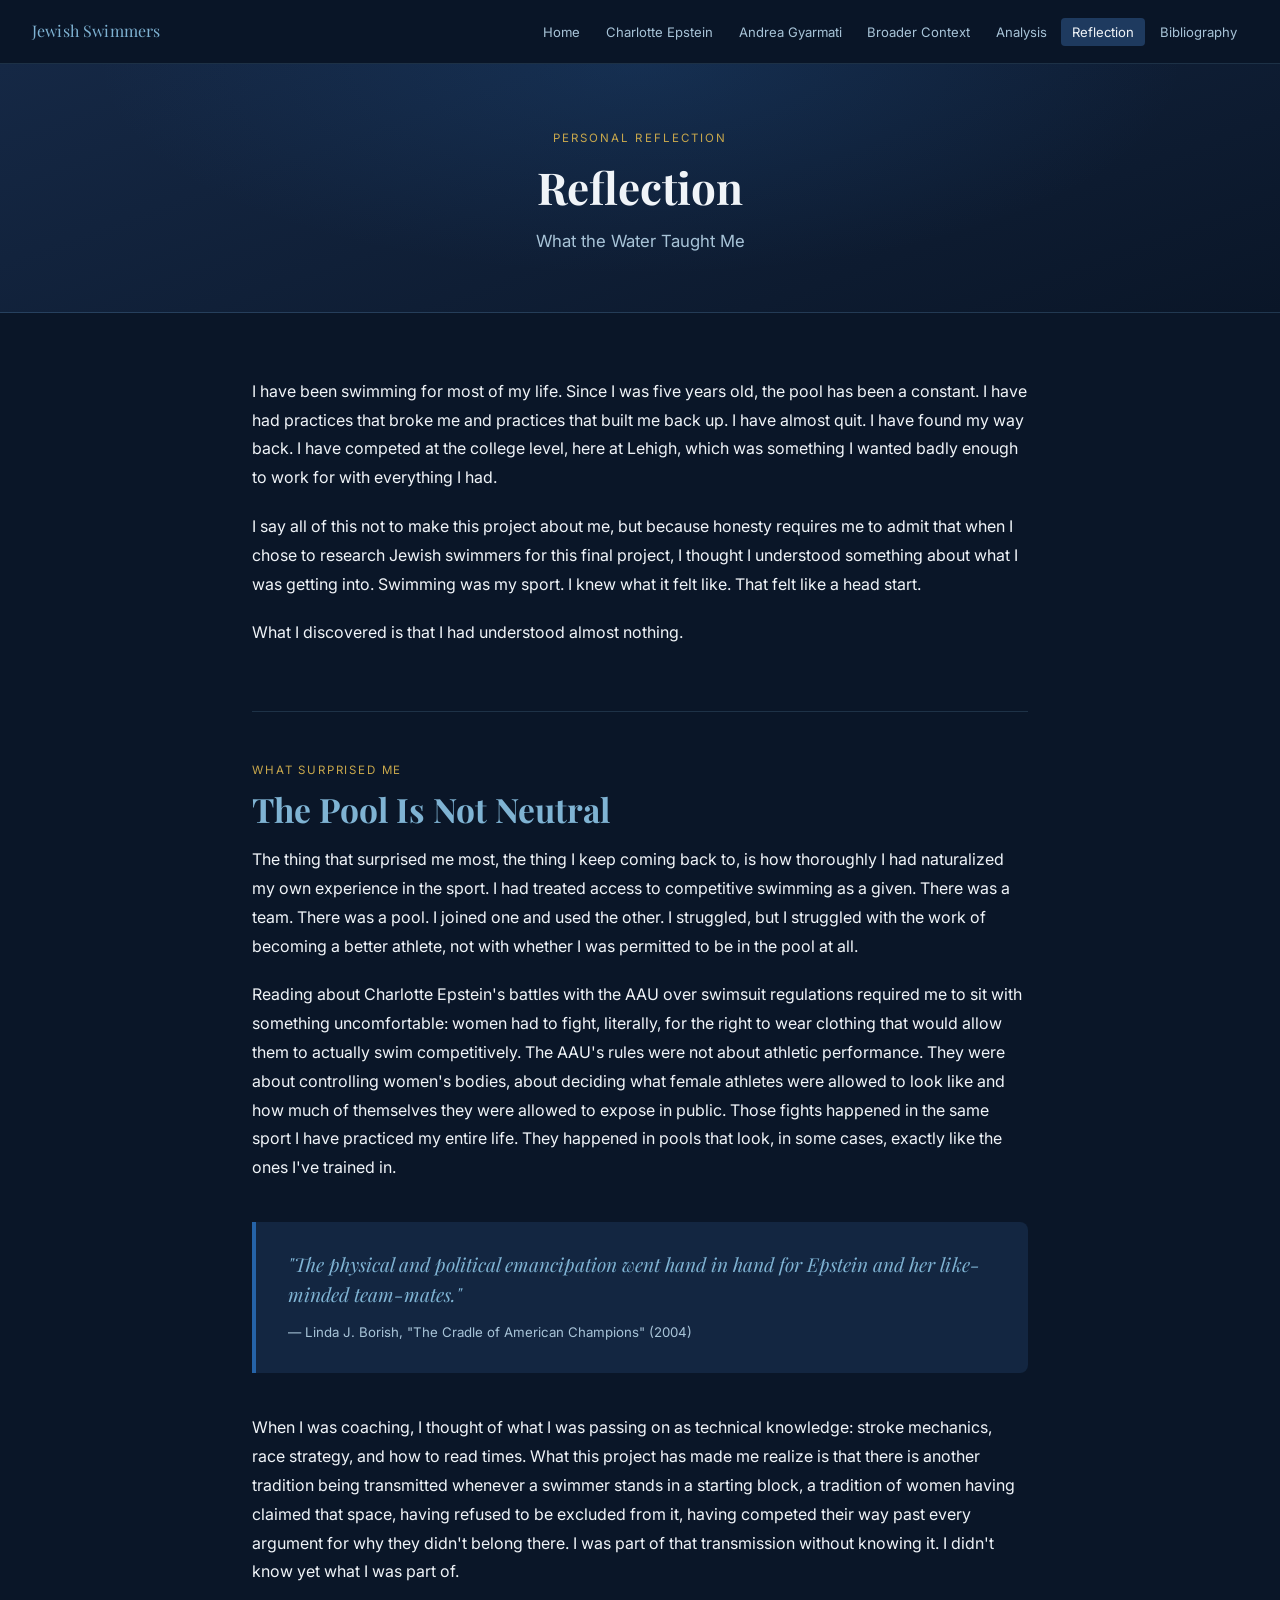
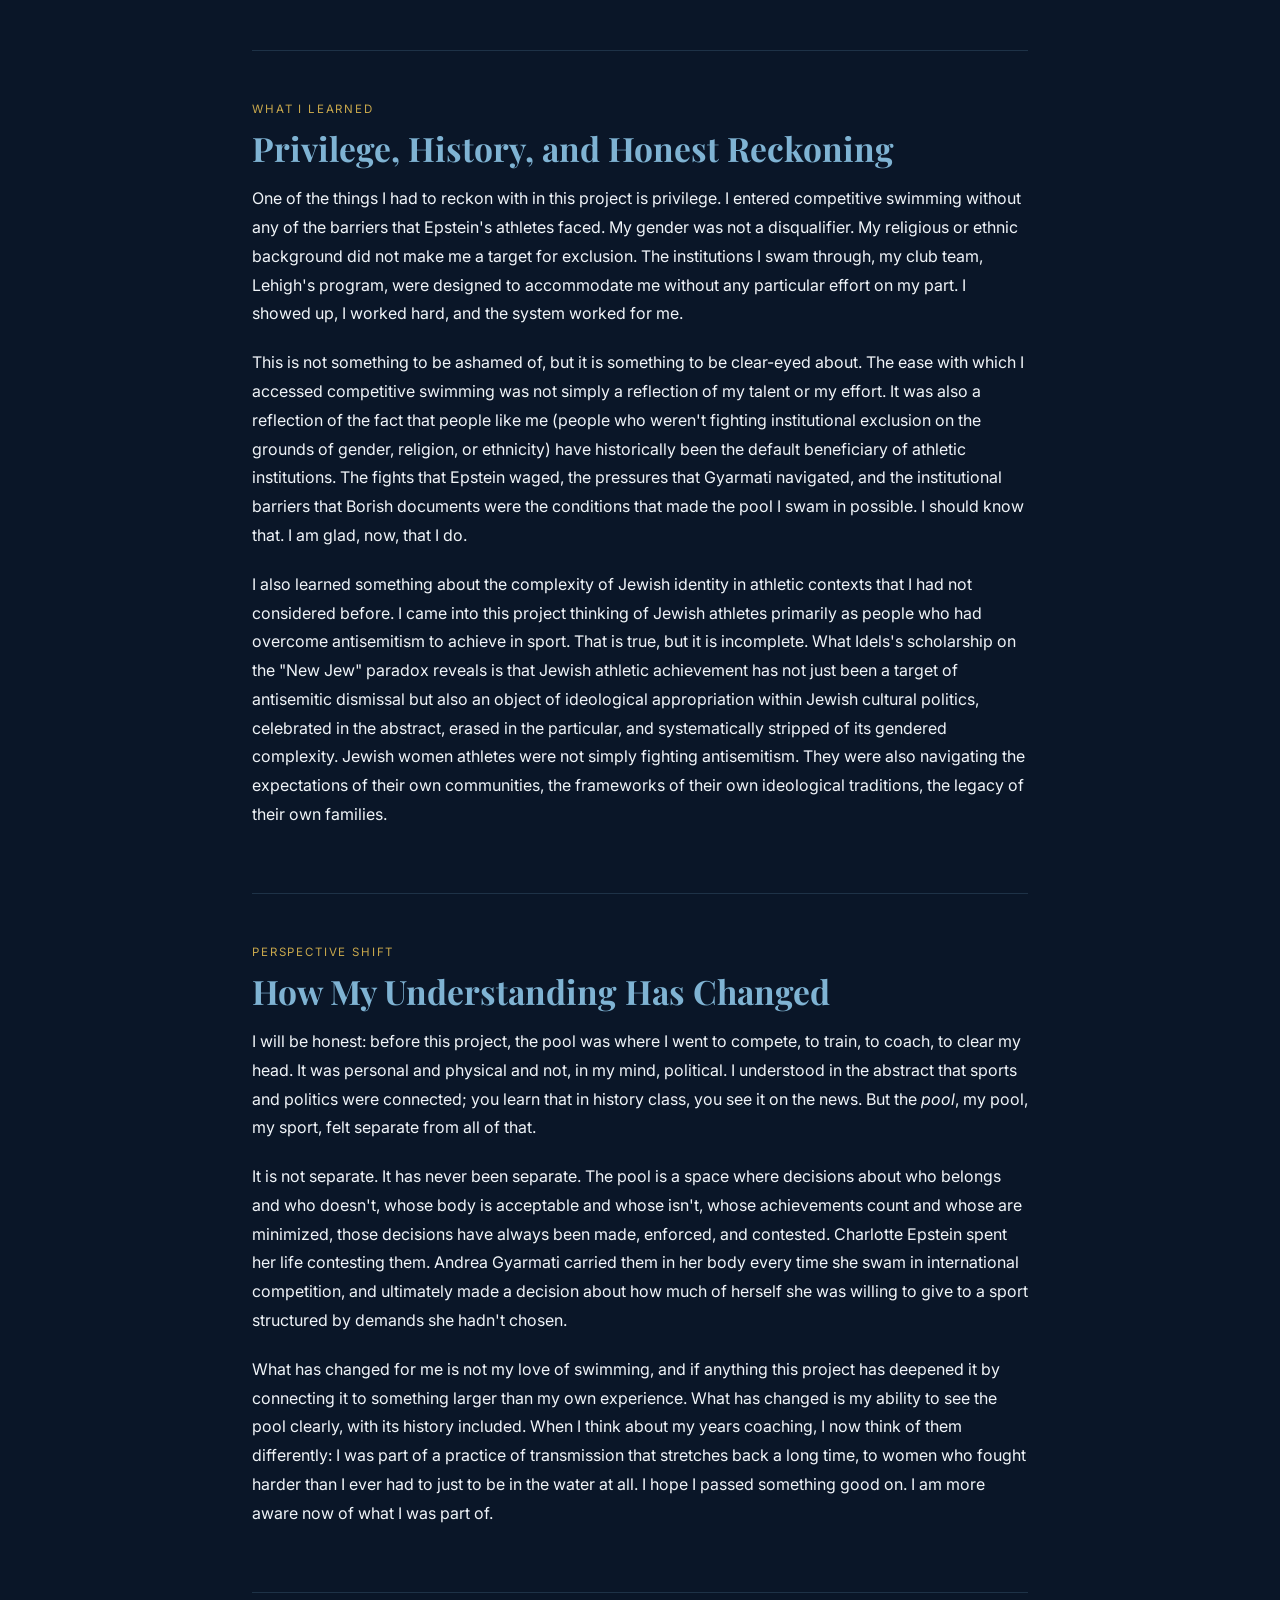
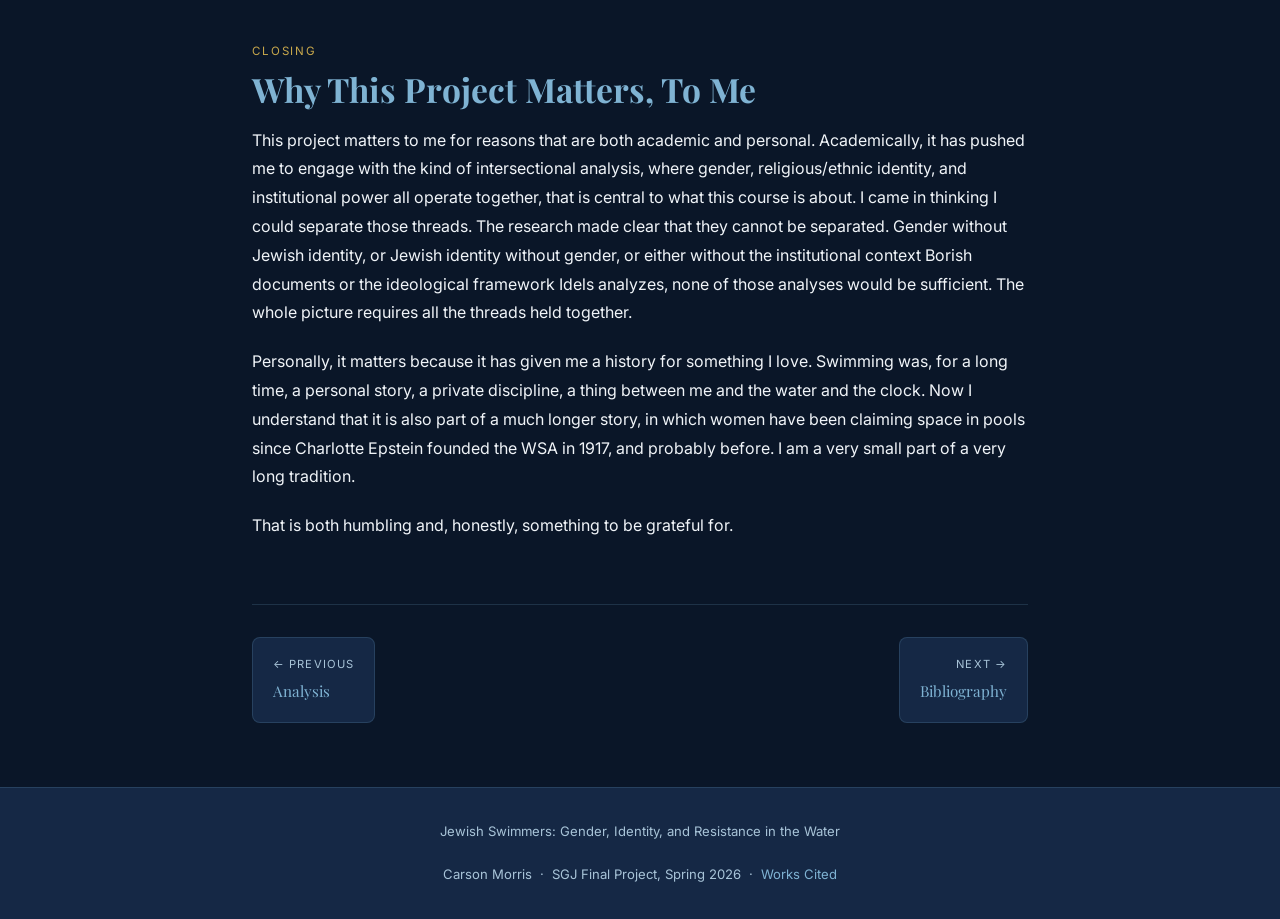
<file: reflection.html>
<!DOCTYPE html>
<html lang="en">
<head>
  <meta charset="UTF-8">
  <meta name="viewport" content="width=device-width, initial-scale=1.0">
  <title>Reflection — Jewish Swimmers</title>
  <link rel="preconnect" href="https://fonts.googleapis.com">
  <link rel="preconnect" href="https://fonts.gstatic.com" crossorigin>
  <link href="https://fonts.googleapis.com/css2?family=Playfair+Display:ital,wght@0,400;0,700;1,400&family=Inter:wght@400;500;600&display=swap" rel="stylesheet">
  <link rel="stylesheet" href="styles.css">
</head>
<body>

  <nav class="nav">
    <a href="index.html" class="nav-brand">Jewish Swimmers</a>
    <button class="nav-toggle" aria-label="Toggle navigation" aria-expanded="false">☰</button>
    <ul class="nav-links">
      <li><a href="index.html">Home</a></li>
      <li><a href="epstein.html">Charlotte Epstein</a></li>
      <li><a href="gyarmati.html">Andrea Gyarmati</a></li>
      <li><a href="context.html">Broader Context</a></li>
      <li><a href="analysis.html">Analysis</a></li>
      <li><a href="reflection.html" class="active">Reflection</a></li>
      <li><a href="bibliography.html">Bibliography</a></li>
    </ul>
  </nav>

  <header class="page-header">
    <p class="eyebrow">Personal Reflection</p>
    <h1>Reflection</h1>
    <p class="subtitle">What the Water Taught Me</p>
  </header>

  <main class="content">

    <section class="section fade-in">
      <p>I have been swimming for most of my life. Since I was five years old, the pool has been a constant. I have had practices that broke me and practices that built me back up. I have almost quit. I have found my way back. I have competed at the college level, here at Lehigh, which was something I wanted badly enough to work for with everything I had.</p>

      <p>I say all of this not to make this project about me, but because honesty requires me to admit that when I chose to research Jewish swimmers for this final project, I thought I understood something about what I was getting into. Swimming was my sport. I knew what it felt like. That felt like a head start.</p>

      <p>What I discovered is that I had understood almost nothing.</p>
    </section>

    <hr class="divider">

    <section class="section fade-in">
      <p class="section-label">What Surprised Me</p>
      <h2>The Pool Is Not Neutral</h2>

      <p>The thing that surprised me most, the thing I keep coming back to, is how thoroughly I had naturalized my own experience in the sport. I had treated access to competitive swimming as a given. There was a team. There was a pool. I joined one and used the other. I struggled, but I struggled with the work of becoming a better athlete, not with whether I was permitted to be in the pool at all.</p>

      <p>Reading about Charlotte Epstein's battles with the AAU over swimsuit regulations required me to sit with something uncomfortable: women had to fight, literally, for the right to wear clothing that would allow them to actually swim competitively. The AAU's rules were not about athletic performance. They were about controlling women's bodies, about deciding what female athletes were allowed to look like and how much of themselves they were allowed to expose in public. Those fights happened in the same sport I have practiced my entire life. They happened in pools that look, in some cases, exactly like the ones I've trained in.</p>

      <div class="pull-quote fade-in">
        <blockquote>"The physical and political emancipation went hand in hand for Epstein and her like-minded team-mates."</blockquote>
        <cite>&mdash; Linda J. Borish, "The Cradle of American Champions" (2004)</cite>
      </div>

      <p>When I was coaching, I thought of what I was passing on as technical knowledge: stroke mechanics, race strategy, and how to read times. What this project has made me realize is that there is another tradition being transmitted whenever a swimmer stands in a starting block, a tradition of women having claimed that space, having refused to be excluded from it, having competed their way past every argument for why they didn't belong there. I was part of that transmission without knowing it. I didn't know yet what I was part of.</p>
    </section>

    <hr class="divider">

    <section class="section fade-in">
      <p class="section-label">What I Learned</p>
      <h2>Privilege, History, and Honest Reckoning</h2>

      <p>One of the things I had to reckon with in this project is privilege. I entered competitive swimming without any of the barriers that Epstein's athletes faced. My gender was not a disqualifier. My religious or ethnic background did not make me a target for exclusion. The institutions I swam through, my club team, Lehigh's program, were designed to accommodate me without any particular effort on my part. I showed up, I worked hard, and the system worked for me.</p>

      <p>This is not something to be ashamed of, but it is something to be clear-eyed about. The ease with which I accessed competitive swimming was not simply a reflection of my talent or my effort. It was also a reflection of the fact that people like me (people who weren't fighting institutional exclusion on the grounds of gender, religion, or ethnicity) have historically been the default beneficiary of athletic institutions. The fights that Epstein waged, the pressures that Gyarmati navigated, and the institutional barriers that Borish documents were the conditions that made the pool I swam in possible. I should know that. I am glad, now, that I do.</p>

      <p>I also learned something about the complexity of Jewish identity in athletic contexts that I had not considered before. I came into this project thinking of Jewish athletes primarily as people who had overcome antisemitism to achieve in sport. That is true, but it is incomplete. What Idels's scholarship on the "New Jew" paradox reveals is that Jewish athletic achievement has not just been a target of antisemitic dismissal but also an object of ideological appropriation within Jewish cultural politics, celebrated in the abstract, erased in the particular, and systematically stripped of its gendered complexity. Jewish women athletes were not simply fighting antisemitism. They were also navigating the expectations of their own communities, the frameworks of their own ideological traditions, the legacy of their own families.</p>
    </section>

    <hr class="divider">

    <section class="section fade-in">
      <p class="section-label">Perspective Shift</p>
      <h2>How My Understanding Has Changed</h2>

      <p>I will be honest: before this project, the pool was where I went to compete, to train, to coach, to clear my head. It was personal and physical and not, in my mind, political. I understood in the abstract that sports and politics were connected; you learn that in history class, you see it on the news. But the <em>pool</em>, my pool, my sport, felt separate from all of that.</p>

      <p>It is not separate. It has never been separate. The pool is a space where decisions about who belongs and who doesn't, whose body is acceptable and whose isn't, whose achievements count and whose are minimized, those decisions have always been made, enforced, and contested. Charlotte Epstein spent her life contesting them. Andrea Gyarmati carried them in her body every time she swam in international competition, and ultimately made a decision about how much of herself she was willing to give to a sport structured by demands she hadn't chosen.</p>

      <p>What has changed for me is not my love of swimming, and if anything this project has deepened it by connecting it to something larger than my own experience. What has changed is my ability to see the pool clearly, with its history included. When I think about my years coaching, I now think of them differently: I was part of a practice of transmission that stretches back a long time, to women who fought harder than I ever had to just to be in the water at all. I hope I passed something good on. I am more aware now of what I was part of.</p>

    </section>

    <hr class="divider">

    <section class="section fade-in">
      <p class="section-label">Closing</p>
      <h2>Why This Project Matters, To Me</h2>

      <p>This project matters to me for reasons that are both academic and personal. Academically, it has pushed me to engage with the kind of intersectional analysis, where gender, religious/ethnic identity, and institutional power all operate together, that is central to what this course is about. I came in thinking I could separate those threads. The research made clear that they cannot be separated. Gender without Jewish identity, or Jewish identity without gender, or either without the institutional context Borish documents or the ideological framework Idels analyzes, none of those analyses would be sufficient. The whole picture requires all the threads held together.</p>

      <p>Personally, it matters because it has given me a history for something I love. Swimming was, for a long time, a personal story, a private discipline, a thing between me and the water and the clock. Now I understand that it is also part of a much longer story, in which women have been claiming space in pools since Charlotte Epstein founded the WSA in 1917, and probably before. I am a very small part of a very long tradition.</p>

      <p>That is both humbling and, honestly, something to be grateful for.</p>
    </section>

    <!-- Page Navigation -->
    <div class="page-nav fade-in">
      <a href="analysis.html">
        <span class="nav-direction">&larr; Previous</span>
        <span class="nav-title">Analysis</span>
      </a>
      <a href="bibliography.html" class="next">
        <span class="nav-direction">Next &rarr;</span>
        <span class="nav-title">Bibliography</span>
      </a>
    </div>

  </main>

  <footer>
    <p>Jewish Swimmers: Gender, Identity, and Resistance in the Water</p>
    <p>Carson Morris &nbsp;·&nbsp; SGJ Final Project, Spring 2026 &nbsp;·&nbsp; <a href="bibliography.html">Works Cited</a></p>
  </footer>

  <script src="script.js"></script>
</body>
</html>
</file>
<file: styles.css>
/* ============================================================
   styles.css — Jewish Swimmers: Gender, Identity & Resistance
   ============================================================ */

/* ── Reset & Base ── */
*, *::before, *::after {
  box-sizing: border-box;
  margin: 0;
  padding: 0;
}

:root {
  --bg:           #0a1628;
  --surface:      #1e3a5f;
  --surface-2:    #152845;
  --accent:       #2563a8;
  --accent-light: #7fb3d3;
  --text:         #f0f4f8;
  --text-muted:   #a8c4d8;
  --gold:         #c9a84c;
  --border:       rgba(123, 179, 211, 0.18);
  --max-width:    840px;
  --nav-height:   64px;
}

html { scroll-behavior: smooth; }

body {
  font-family: 'Inter', sans-serif;
  background-color: var(--bg);
  color: var(--text);
  line-height: 1.8;
  font-size: 1rem;
}

/* ── Typography ── */
h1, h2, h3, h4 {
  font-family: 'Playfair Display', serif;
  line-height: 1.2;
}

h1 { font-size: clamp(2rem, 5vw, 3.5rem); }

h2 {
  font-size: clamp(1.5rem, 3vw, 2.1rem);
  color: var(--accent-light);
  margin-bottom: 1rem;
}

h3 {
  font-size: 1.3rem;
  color: var(--gold);
  margin-bottom: 0.5rem;
}

h4 {
  font-size: 1.05rem;
  color: var(--accent-light);
  margin-bottom: 0.4rem;
}

p { margin-bottom: 1.25rem; }

a { color: var(--accent-light); text-decoration: none; transition: color 0.2s; }
a:hover { color: var(--text); }

/* ── Navigation ── */
.nav {
  position: sticky;
  top: 0;
  z-index: 100;
  background: rgba(10, 22, 40, 0.96);
  backdrop-filter: blur(10px);
  border-bottom: 1px solid var(--border);
  min-height: var(--nav-height);
  display: flex;
  align-items: center;
  padding: 0 2rem;
  gap: 1.5rem;
  flex-wrap: wrap;
}

.nav-brand {
  font-family: 'Playfair Display', serif;
  font-size: 1rem;
  color: var(--accent-light);
  white-space: nowrap;
  flex-shrink: 0;
  letter-spacing: 0.01em;
}

.nav-brand:hover { color: var(--text); }

.nav-links {
  list-style: none;
  display: flex;
  gap: 0.2rem;
  flex-wrap: wrap;
  margin-left: auto;
  align-items: center;
}

.nav-links a {
  font-size: 0.82rem;
  color: var(--text-muted);
  padding: 0.4rem 0.7rem;
  border-radius: 4px;
  transition: background 0.2s, color 0.2s;
  white-space: nowrap;
}

.nav-links a:hover,
.nav-links a.active {
  background: var(--surface);
  color: var(--text);
}

.nav-toggle {
  display: none;
  background: none;
  border: 1px solid var(--border);
  color: var(--text);
  font-size: 1.2rem;
  cursor: pointer;
  padding: 0.3rem 0.6rem;
  border-radius: 4px;
  margin-left: auto;
}

/* ── Hero ── */
.hero {
  position: relative;
  min-height: calc(100vh - var(--nav-height));
  display: flex;
  flex-direction: column;
  align-items: center;
  justify-content: center;
  text-align: center;
  padding: 5rem 2rem 7rem;
  overflow: hidden;
}

.hero-bg {
  position: absolute;
  inset: 0;
  background:
    radial-gradient(ellipse at 25% 35%, rgba(37, 99, 168, 0.35) 0%, transparent 55%),
    radial-gradient(ellipse at 75% 65%, rgba(127, 179, 211, 0.18) 0%, transparent 50%),
    radial-gradient(ellipse at 50% 90%, rgba(37, 99, 168, 0.2) 0%, transparent 40%),
    var(--bg);
  animation: hero-glow 10s ease-in-out infinite alternate;
}

@keyframes hero-glow {
  from { opacity: 0.7; }
  to   { opacity: 1; }
}

.hero-ripples {
  position: absolute;
  inset: 0;
  overflow: hidden;
  pointer-events: none;
}

.ripple {
  position: absolute;
  border-radius: 50%;
  border: 1px solid rgba(127, 179, 211, 0.12);
  animation: ripple-out 12s ease-out infinite;
}

.ripple:nth-child(1) { width: 300px; height: 300px; top: 30%; left: 20%; animation-delay: 0s; }
.ripple:nth-child(2) { width: 500px; height: 500px; top: 20%; left: 10%; animation-delay: 2s; }
.ripple:nth-child(3) { width: 200px; height: 200px; top: 55%; right: 25%; animation-delay: 4s; }
.ripple:nth-child(4) { width: 400px; height: 400px; top: 45%; right: 15%; animation-delay: 6s; }

@keyframes ripple-out {
  0%   { transform: scale(0.8); opacity: 0.3; }
  50%  { opacity: 0.15; }
  100% { transform: scale(1.3); opacity: 0; }
}

.hero-wave {
  position: absolute;
  bottom: 0;
  left: 0;
  right: 0;
  line-height: 0;
}

.hero-wave svg { display: block; width: 100%; }

.hero-content {
  position: relative;
  z-index: 1;
  max-width: 780px;
}

.hero-eyebrow {
  font-size: 0.75rem;
  letter-spacing: 0.18em;
  text-transform: uppercase;
  color: var(--gold);
  margin-bottom: 1.5rem;
}

.hero h1 { margin-bottom: 1rem; color: var(--text); }

.hero-subtitle {
  font-size: 1.2rem;
  color: var(--text-muted);
  margin-bottom: 2.5rem;
  font-style: italic;
}

.hero-hook {
  font-size: 1.05rem;
  color: var(--text);
  border-left: 3px solid var(--accent);
  padding: 1rem 1.25rem;
  text-align: left;
  max-width: 640px;
  margin: 0 auto;
  background: rgba(30, 58, 95, 0.35);
  border-radius: 0 6px 6px 0;
  line-height: 1.7;
}

/* ── Page Header (non-hero pages) ── */
.page-header {
  background: linear-gradient(160deg, var(--surface-2) 0%, var(--bg) 100%);
  border-bottom: 1px solid var(--border);
  padding: 4rem 2rem 3.5rem;
  text-align: center;
  position: relative;
  overflow: hidden;
}

.page-header::before {
  content: '';
  position: absolute;
  inset: 0;
  background: radial-gradient(ellipse at 50% 0%, rgba(37, 99, 168, 0.2) 0%, transparent 60%);
  pointer-events: none;
}

.page-header .eyebrow {
  font-size: 0.72rem;
  letter-spacing: 0.18em;
  text-transform: uppercase;
  color: var(--gold);
  margin-bottom: 0.75rem;
  position: relative;
}

.page-header h1 {
  font-size: clamp(1.75rem, 4vw, 2.75rem);
  color: var(--text);
  margin-bottom: 0.75rem;
  position: relative;
}

.page-header .subtitle {
  color: var(--text-muted);
  font-size: 1.05rem;
  max-width: 600px;
  margin: 0 auto;
  position: relative;
}

/* ── Main Content ── */
.content {
  max-width: var(--max-width);
  margin: 0 auto;
  padding: 4rem 2rem;
}

/* ── Sections ── */
.section { margin-bottom: 4rem; }

.section-label {
  font-size: 0.72rem;
  letter-spacing: 0.16em;
  text-transform: uppercase;
  color: var(--gold);
  margin-bottom: 0.5rem;
}

/* ── Pull Quote ── */
.pull-quote {
  background: rgba(30, 58, 95, 0.45);
  border-left: 4px solid var(--accent);
  border-radius: 0 8px 8px 0;
  padding: 1.75rem 2rem;
  margin: 2.5rem 0;
}

.pull-quote blockquote {
  font-family: 'Playfair Display', serif;
  font-size: 1.2rem;
  font-style: italic;
  color: var(--accent-light);
  line-height: 1.55;
  margin-bottom: 0.75rem;
}

.pull-quote cite {
  font-size: 0.83rem;
  color: var(--text-muted);
  font-style: normal;
  display: block;
}

/* ── Profile Card ── */
.profile-card {
  background: var(--surface-2);
  border: 1px solid var(--border);
  border-radius: 12px;
  padding: 2rem;
  margin-bottom: 2.5rem;
}

.profile-facts {
  display: grid;
  grid-template-columns: repeat(auto-fill, minmax(150px, 1fr));
  gap: 1.25rem;
  margin-top: 1rem;
}

.fact-item { display: flex; flex-direction: column; gap: 0.25rem; }

.fact-label {
  font-size: 0.68rem;
  letter-spacing: 0.12em;
  text-transform: uppercase;
  color: var(--gold);
}

.fact-value { font-size: 0.93rem; color: var(--text); line-height: 1.4; }

/* ── Page Cards (homepage navigation) ── */
.page-cards {
  display: grid;
  grid-template-columns: repeat(auto-fit, minmax(240px, 1fr));
  gap: 1.25rem;
  margin-top: 1.5rem;
}

.page-card {
  display: block;
  background: var(--surface-2);
  border: 1px solid var(--border);
  border-radius: 10px;
  padding: 1.75rem;
  transition: transform 0.22s, border-color 0.22s, background 0.22s;
  color: var(--text);
}

.page-card:hover {
  transform: translateY(-4px);
  border-color: var(--accent);
  background: var(--surface);
  color: var(--text);
}

.page-card-label {
  font-size: 0.68rem;
  letter-spacing: 0.14em;
  text-transform: uppercase;
  color: var(--gold);
  margin-bottom: 0.4rem;
}

.page-card h3 {
  font-size: 1.1rem;
  margin-bottom: 0.5rem;
  color: var(--accent-light);
}

.page-card p {
  font-size: 0.88rem;
  color: var(--text-muted);
  margin: 0;
  line-height: 1.55;
}

/* ── Divider ── */
hr.divider {
  border: none;
  border-top: 1px solid var(--border);
  margin: 3rem 0;
}

/* ── Analysis Box ── */
.analysis-box {
  background: rgba(37, 99, 168, 0.08);
  border: 1px solid rgba(37, 99, 168, 0.28);
  border-radius: 10px;
  padding: 2rem;
  margin: 2.5rem 0;
}

.analysis-box h3 { color: var(--accent-light); }

/* ── Comparison Grid ── */
.compare-grid {
  display: grid;
  grid-template-columns: 1fr 1fr;
  gap: 1.5rem;
  margin: 2rem 0;
}

.compare-card {
  background: var(--surface-2);
  border: 1px solid var(--border);
  border-radius: 10px;
  padding: 1.5rem;
}

.compare-card h4 {
  font-family: 'Playfair Display', serif;
  color: var(--accent-light);
  margin-bottom: 1rem;
  padding-bottom: 0.75rem;
  border-bottom: 1px solid var(--border);
}

.compare-card ul { list-style: none; padding: 0; }

.compare-card ul li {
  padding: 0.45rem 0;
  border-bottom: 1px solid rgba(123, 179, 211, 0.08);
  font-size: 0.92rem;
  color: var(--text-muted);
  padding-left: 1rem;
  position: relative;
}

.compare-card ul li::before {
  content: '—';
  position: absolute;
  left: 0;
  color: var(--accent);
  font-size: 0.8rem;
}

.compare-card ul li:last-child { border-bottom: none; }

/* ── Works Cited ── */
.bib-section { margin-bottom: 3rem; }

.bib-section-title {
  font-size: 0.72rem;
  letter-spacing: 0.16em;
  text-transform: uppercase;
  color: var(--gold);
  margin-bottom: 1.25rem;
  padding-bottom: 0.5rem;
  border-bottom: 1px solid var(--border);
}

.bib-entry {
  padding: 1.25rem 0;
  border-bottom: 1px solid var(--border);
}

.bib-entry:last-child { border-bottom: none; }

.bib-entry p {
  font-size: 0.93rem;
  line-height: 1.75;
  padding-left: 2rem;
  text-indent: -2rem;
  margin: 0;
  color: var(--text-muted);
}

/* ── Callout ── */
.callout {
  background: rgba(201, 168, 76, 0.08);
  border-left: 3px solid var(--gold);
  border-radius: 0 8px 8px 0;
  padding: 1.25rem 1.5rem;
  margin: 2rem 0;
  font-size: 0.95rem;
  color: var(--text-muted);
}

.callout strong { color: var(--gold); }

/* ── Thesis Block ── */
.thesis {
  background: linear-gradient(135deg, rgba(37, 99, 168, 0.15), rgba(30, 58, 95, 0.3));
  border: 1px solid rgba(127, 179, 211, 0.25);
  border-radius: 10px;
  padding: 2rem;
  margin: 2.5rem 0;
  font-size: 1.05rem;
  line-height: 1.75;
  color: var(--text);
}

/* ── Fade-in animation ── */
.fade-in {
  opacity: 0;
  transform: translateY(22px);
  transition: opacity 0.65s ease, transform 0.65s ease;
}

.fade-in.visible {
  opacity: 1;
  transform: translateY(0);
}

/* ── Footer ── */
footer {
  background: var(--surface-2);
  border-top: 1px solid var(--border);
  text-align: center;
  padding: 2rem;
  font-size: 0.82rem;
  color: var(--text-muted);
}

footer a { color: var(--accent-light); }

footer p + p { margin-top: 0.4rem; margin-bottom: 0; }

/* ── Page nav arrows ── */
.page-nav {
  display: flex;
  justify-content: space-between;
  gap: 1rem;
  padding: 2rem 0 0;
  border-top: 1px solid var(--border);
  margin-top: 2rem;
}

.page-nav a {
  display: flex;
  flex-direction: column;
  gap: 0.25rem;
  padding: 1rem 1.25rem;
  background: var(--surface-2);
  border: 1px solid var(--border);
  border-radius: 8px;
  transition: border-color 0.2s, background 0.2s;
  max-width: 48%;
}

.page-nav a:hover { border-color: var(--accent); background: var(--surface); color: var(--text); }

.page-nav .nav-direction {
  font-size: 0.7rem;
  letter-spacing: 0.1em;
  text-transform: uppercase;
  color: var(--text-muted);
}

.page-nav .nav-title {
  font-family: 'Playfair Display', serif;
  font-size: 0.95rem;
  color: var(--accent-light);
}

.page-nav .next { text-align: right; margin-left: auto; }

/* ── Site Photos ── */
.site-photo img {
  display: block;
  margin: 2rem auto;
  border-radius: 8px;
  max-width: 500px;
  width: 100%;
}

.site-photo p {
  font-size: 0.85rem;
  text-align: center;
  font-style: italic;
  color: #666;
  margin-top: 0.5rem;
  margin-bottom: 0.5rem;
}

/* ── Responsive ── */
@media (max-width: 768px) {
  .nav {
    padding: 0.75rem 1rem;
    align-items: flex-start;
    gap: 0;
  }

  .nav-toggle { display: block; }

  .nav-brand { padding: 0.4rem 0; }

  .nav-links {
    display: none;
    width: 100%;
    flex-direction: column;
    margin-left: 0;
    padding: 0.75rem 0 0.5rem;
    gap: 0;
    order: 3;
  }

  .nav-links.open { display: flex; }

  .nav-links a { padding: 0.6rem 0.5rem; display: block; }

  .compare-grid { grid-template-columns: 1fr; }

  .hero { padding: 3rem 1.25rem 5rem; }

  .content { padding: 2.5rem 1.25rem; }

  .page-header { padding: 3rem 1.25rem 2.5rem; }

  .page-nav { flex-direction: column; }
  .page-nav a { max-width: 100%; }
  .page-nav .next { text-align: left; margin-left: 0; }
}
</file>
